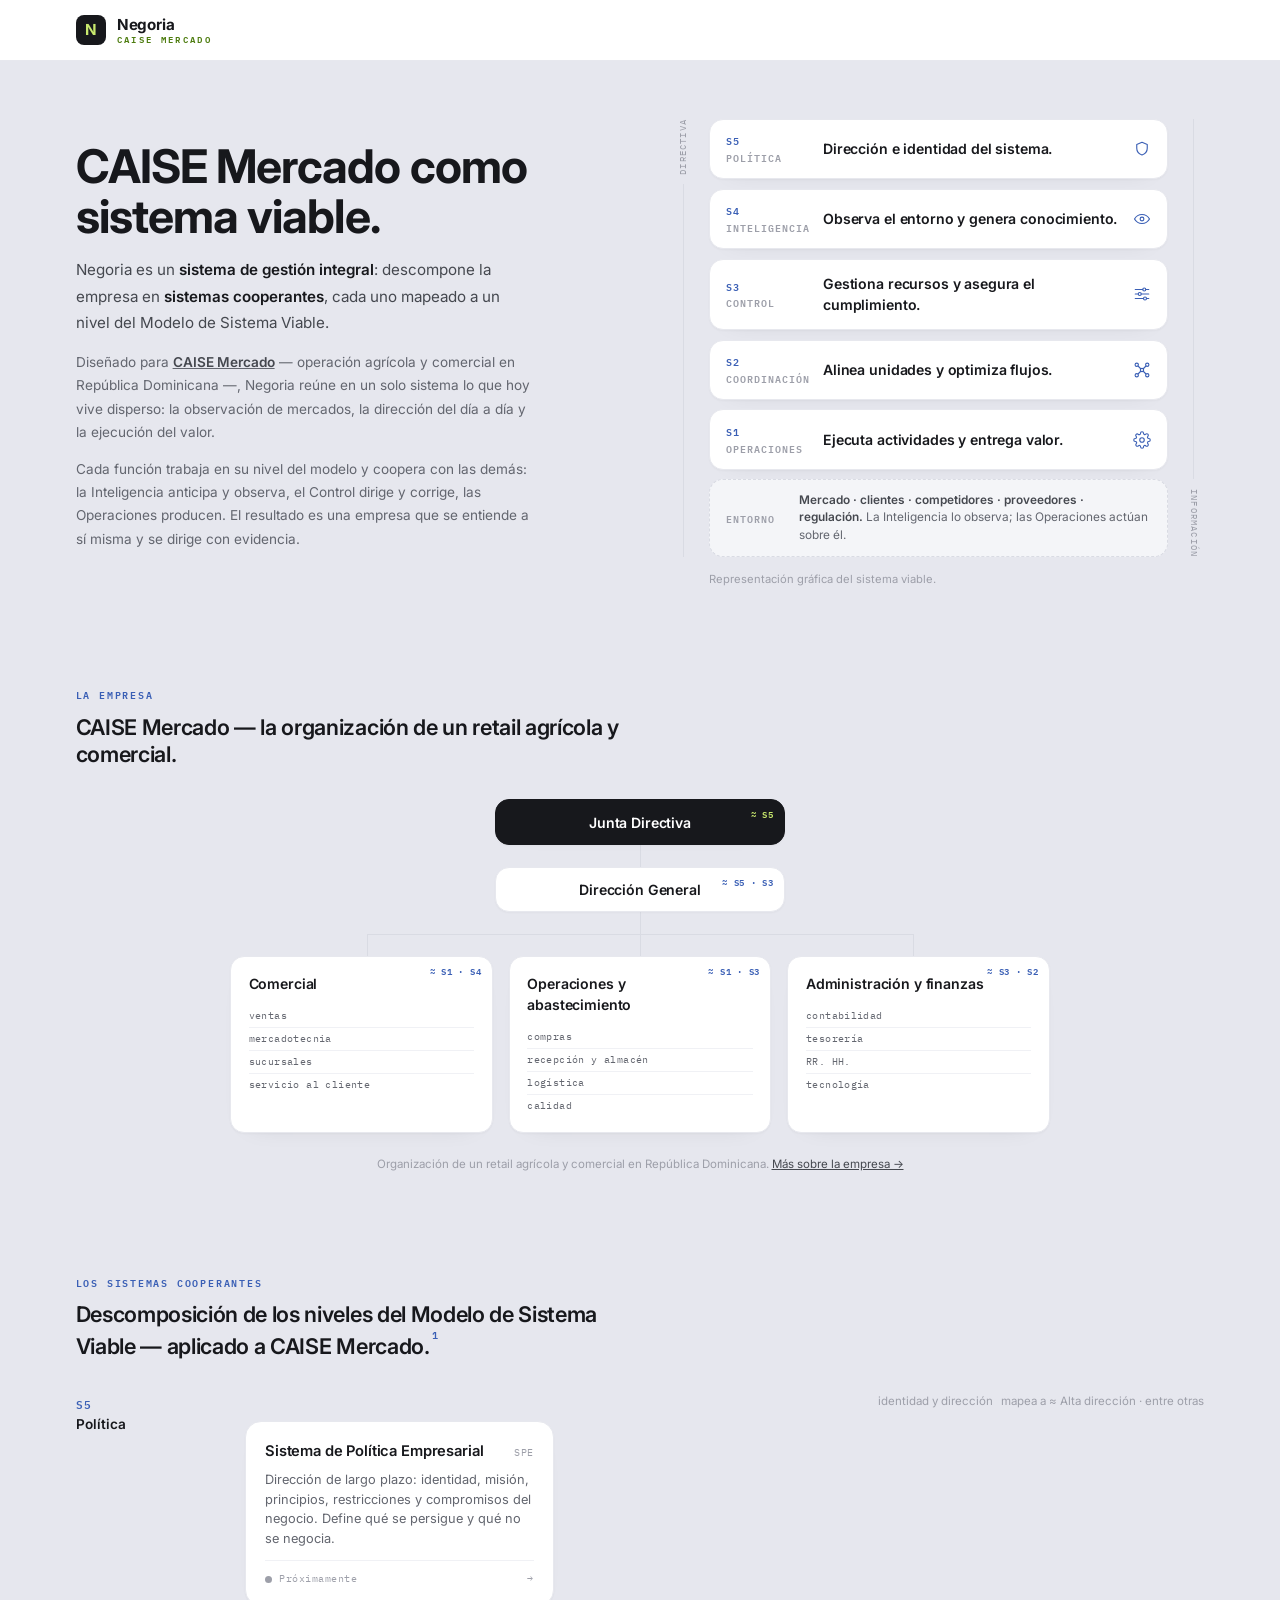
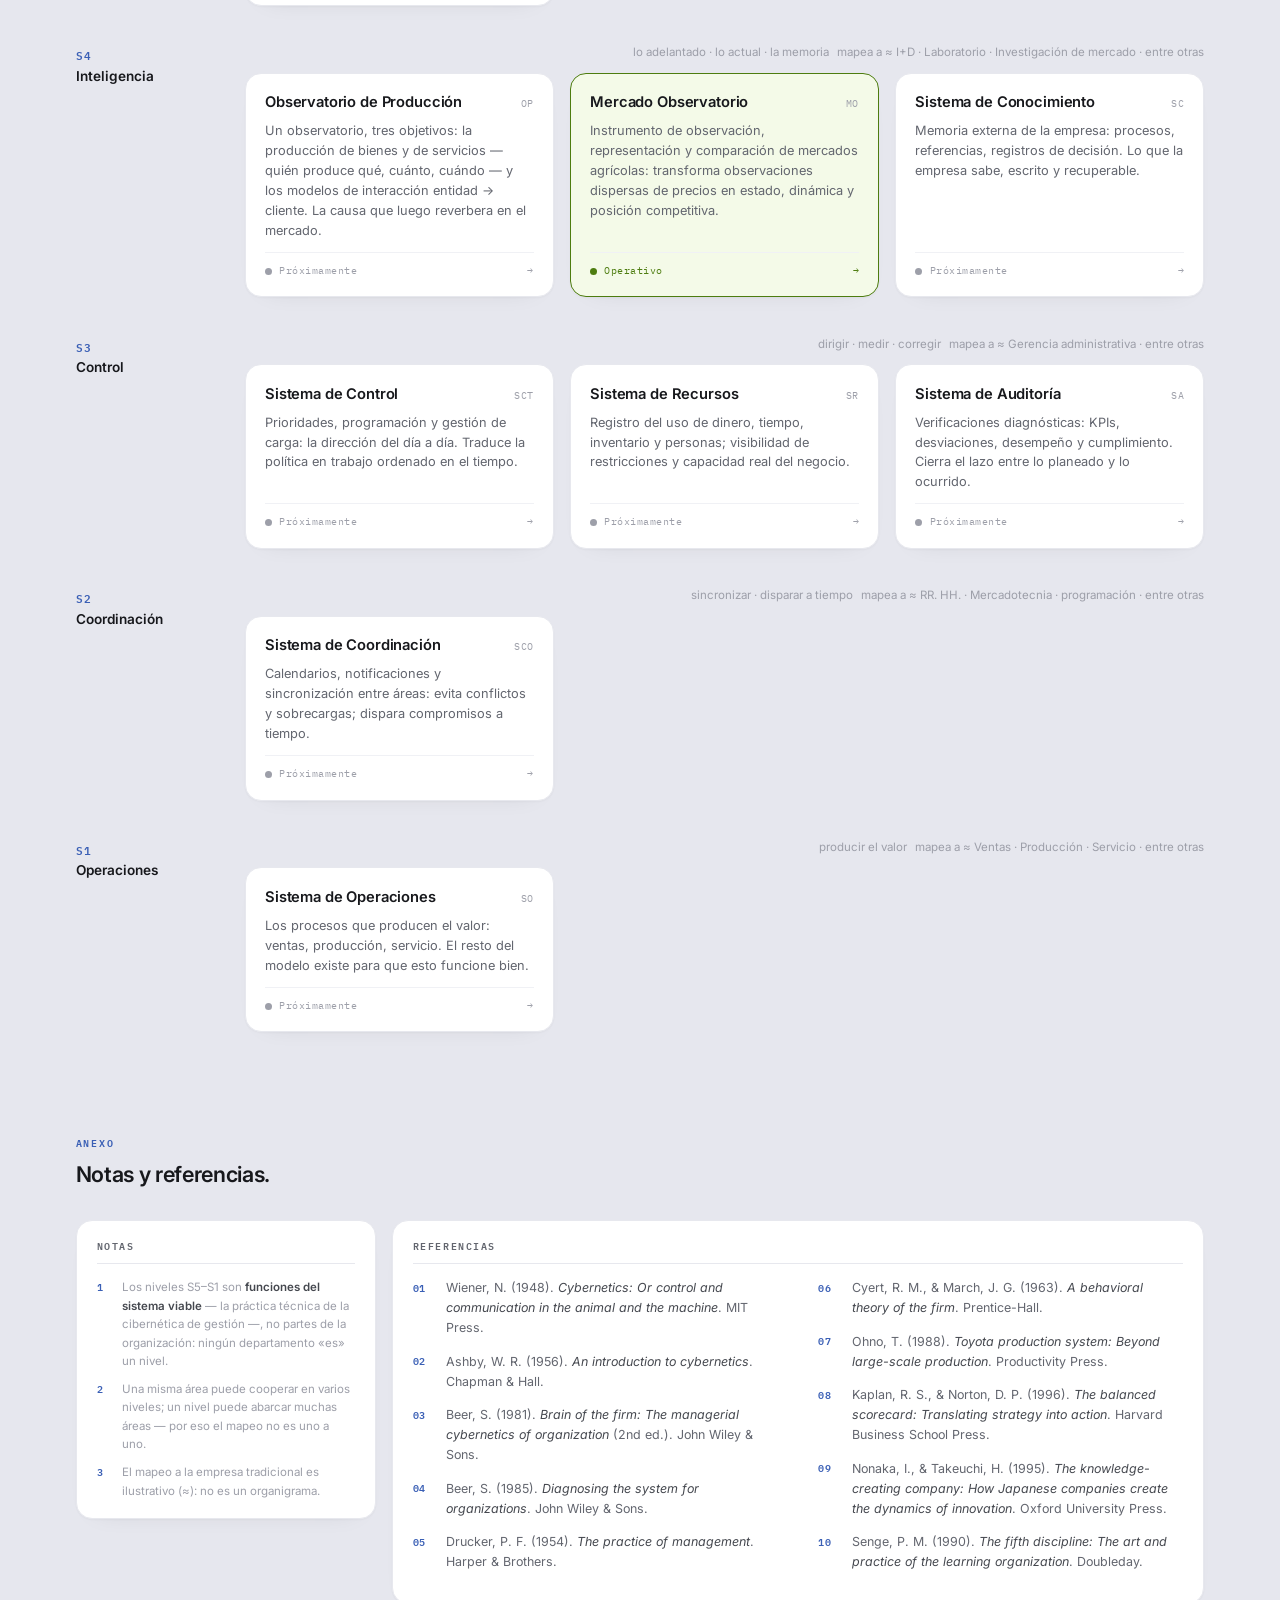
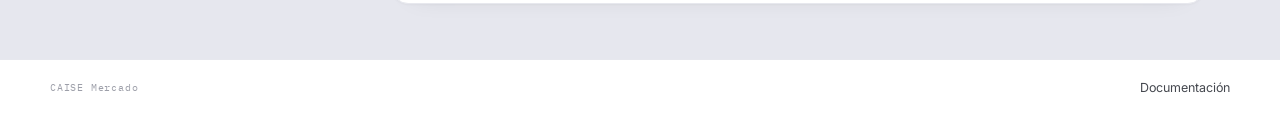
<file: index.html>
<!DOCTYPE html>
<html lang="es">
<head>
<meta charset="UTF-8">
<meta name="viewport" content="width=device-width, initial-scale=1.0">
<title>Negoria — Sistema de Gestión Integral · CAISE Mercado</title>
<meta name="description" content="Negoria: sistema de gestión integral de una empresa. La empresa como sistema viable — sistemas cooperantes mapeados al Modelo de Sistema Viable (VSM).">
<meta name="theme-color" content="#17181C">
<meta property="og:title" content="Negoria — CAISE Mercado como sistema viable">
<meta property="og:description" content="Sistema de gestión integral: sistemas cooperantes mapeados al Modelo de Sistema Viable.">
<meta property="og:type" content="website">
<link rel="icon" href="data:image/svg+xml,%3Csvg xmlns='http://www.w3.org/2000/svg' viewBox='0 0 32 32'%3E%3Crect width='32' height='32' rx='8' fill='%2317181C'/%3E%3Ctext x='16' y='22' text-anchor='middle' font-family='Inter,Helvetica,Arial,sans-serif' font-size='16' font-weight='700' fill='%23C9E96E'%3EN%3C/text%3E%3C/svg%3E">
<link rel="preconnect" href="https://fonts.googleapis.com">
<link rel="preconnect" href="https://fonts.gstatic.com" crossorigin>
<link href="https://fonts.googleapis.com/css2?family=Inter:wght@400..700&family=IBM+Plex+Mono:wght@400;500;600&display=swap" rel="stylesheet">
<style>
:root{
  --paper:#ffffff; --paper-2:#f4f5f8; --paper-3:#edeef3;
  --ink:#17181c; --ink-2:#45484f; --ink-3:#63666f; --ink-muted:#9d9fa9;
  --steel:#3a5fb5; --peri-tint:#f2f5fd;
  --lime:#c9e96e; --lime-deep:#4d7c0f; --lime-soft:#def2a2;
  --line:#e7e8ee; --line-2:#f0f1f5; --line-strong:#d9dbe3;
  --canvas:#e6e7ee; --navy:#17181c;
  --radius:16px;
  --sans:"Inter",-apple-system,BlinkMacSystemFont,"Segoe UI",Roboto,sans-serif;
  --mono:"IBM Plex Mono",Consolas,monospace;
  --shadow-card:0 1px 2px rgba(23,24,28,.03),0 10px 26px -22px rgba(23,24,28,.16);
  --shadow-hover:0 2px 4px rgba(23,24,28,.05),0 14px 30px -20px rgba(23,24,28,.2);
}
*{box-sizing:border-box;margin:0;padding:0}
html{scroll-behavior:smooth}
body{font-family:var(--sans);font-size:.875rem;line-height:1.5;color:var(--ink);background:var(--canvas);-webkit-font-smoothing:antialiased;text-rendering:optimizeLegibility}
a{color:inherit}
.mono{font-family:var(--mono);font-variant-numeric:tabular-nums}
.wrap{max-width:1180px;margin:0 auto;padding:0 1.6rem}
::selection{background:var(--lime-soft);color:var(--ink)}

/* ── Topbar ── */
.topbar{background:var(--paper);border-bottom:1px solid var(--line)}
.topbar__in{display:flex;align-items:center;justify-content:space-between;height:60px}
.brand{display:flex;align-items:center;gap:.7rem}
.brand__glyph{width:30px;height:30px;border-radius:8px;background:var(--navy);color:var(--lime);font-weight:700;font-size:.95rem;display:grid;place-items:center;flex:0 0 auto}
.brand__text{display:flex;flex-direction:column;line-height:1.15}
.brand__name{font-weight:700;font-size:.95rem;letter-spacing:-.01em}
.brand__sub{font-family:var(--mono);font-size:.56rem;letter-spacing:.26em;color:var(--lime-deep);font-weight:600}

/* ── Hero ── */
.hero{display:grid;grid-template-columns:1.05fr 1fr;gap:2.4rem;align-items:start;padding:3.6rem 0 3.2rem}
.hero__copy{padding-top:.5rem}
.eyebrow{font-family:var(--mono);font-size:.62rem;letter-spacing:.18em;text-transform:uppercase;font-weight:600;color:var(--steel)}
.hero h1{font-size:clamp(2.1rem,4.6vw,2.9rem);font-weight:700;letter-spacing:-.02em;line-height:1.08;margin:.9rem 0 1rem}
.hero .lead{font-size:.95rem;line-height:1.75;color:var(--ink-2);max-width:460px}
.hero .lead strong{color:var(--ink);font-weight:600}
.hero__more{margin-top:.9rem;font-size:.85rem;line-height:1.7;color:var(--ink-3);max-width:460px}
.hero__more strong{color:var(--ink-2);font-weight:600}
.hero__more a{color:inherit}
.hero__more a:hover strong{color:var(--ink)}

/* ── Pila (arquitectura) ── */
.stack{display:flex;gap:.9rem;align-items:stretch}
.rail{display:flex;flex-direction:column;align-items:center;justify-content:center;gap:.6rem;width:1.4rem;flex:0 0 auto}
.rail__line{width:1px;flex:1;background:var(--line-strong)}
.rail__lbl{font-family:var(--mono);font-size:.54rem;letter-spacing:.14em;text-transform:uppercase;color:var(--ink-muted);writing-mode:vertical-rl;transform:rotate(180deg);white-space:nowrap}
.rail--info .rail__lbl{transform:none}
.bands{flex:1;display:flex;flex-direction:column;gap:.6rem;min-width:0}
.band{background:var(--paper);border:1px solid var(--line);border-radius:14px;box-shadow:var(--shadow-card);padding:.85rem 1rem;display:grid;grid-template-columns:84px 1fr auto;gap:.8rem;align-items:center}
.band__lvl{font-family:var(--mono);font-size:.6rem;letter-spacing:.1em;text-transform:uppercase;color:var(--steel);font-weight:600}
.band__lvl span{display:block;color:var(--ink-muted);margin-top:.15rem;white-space:nowrap}
.band__body h2{font-size:.88rem;font-weight:600;letter-spacing:-.01em}
.band__body .b-desc{font-size:.74rem;color:var(--ink-3);margin-top:.1rem}
.band__icon{color:var(--steel);display:grid;place-items:center}
.band__icon svg{width:18px;height:18px;fill:none;stroke:currentColor;stroke-width:1.5;stroke-linecap:round;stroke-linejoin:round}
.envband{border:1px dashed var(--line-strong);border-radius:14px;background:var(--paper-2);padding:.7rem 1rem;display:grid;grid-template-columns:60px 1fr;gap:.8rem;align-items:center}
.envband__lvl{font-family:var(--mono);font-size:.6rem;letter-spacing:.1em;text-transform:uppercase;color:var(--ink-muted);font-weight:600}
.envband p{font-size:.74rem;color:var(--ink-3)}
.envband p strong{color:var(--ink-2);font-weight:600}
.stacknote{font-size:.7rem;color:var(--ink-muted);margin-top:.9rem;margin-left:calc(1.4rem + .9rem)}
.stacknote a{color:var(--ink-2)}

/* ── Secciones ── */
section{padding:3rem 0}
.sec-head{margin-bottom:2rem}
.sec-head h2{font-size:1.35rem;font-weight:600;letter-spacing:-.015em;margin-top:.7rem;max-width:560px;line-height:1.25}

/* ── La empresa (organigrama) ── */
#empresa{padding-bottom:3.4rem}
.org{max-width:820px;margin:0 auto}
.org__top{display:flex;justify-content:center}
.org__top .org__node{min-width:290px}
.org__top .org__node strong{padding:0 3.2rem}
.org__node{position:relative;background:var(--paper);border:1px solid var(--line);border-radius:14px;box-shadow:var(--shadow-card);padding:.7rem 1.15rem;min-width:180px;text-align:center}
.org__node strong{display:block;font-size:.88rem;font-weight:600;letter-spacing:-.01em}
.org__node--navy{background:var(--navy);border-color:var(--navy)}
.org__node--navy strong{color:var(--paper)}
.org__tag{position:absolute;top:.5rem;right:.65rem;font-family:var(--mono);font-size:.56rem;letter-spacing:.08em;color:var(--steel);font-weight:600}
.org__node--navy .org__tag{color:var(--lime)}
.org__node--dept{text-align:left;padding:.95rem 1.1rem;display:flex;flex-direction:column}
.org__node--dept strong{padding-right:2.7rem}
.org__node--dept ul{list-style:none;margin:.55rem 0 0;padding:0;flex:1}
.org__node--dept li{font-family:var(--mono);font-size:.62rem;letter-spacing:.04em;color:var(--ink-3);padding:.22rem 0;border-top:1px solid var(--line-2)}
.org__node--dept li:first-child{border-top:0;padding-top:.4rem}
.org__stem{display:block;width:1px;height:22px;background:var(--line-strong);margin:0 auto}
.org__branch{position:relative;height:22px}
.org__branch::before{content:"";position:absolute;top:0;left:16.666%;right:16.666%;height:1px;background:var(--line-strong)}
.org__branch b{position:absolute;top:0;width:1px;height:100%;background:var(--line-strong)}
.org__branch b:nth-child(1){left:16.666%}
.org__branch b:nth-child(2){left:50%}
.org__branch b:nth-child(3){left:83.334%}
.org__row{display:grid;grid-template-columns:repeat(3,1fr);gap:1rem}
.org__cell{display:flex}
.org__cell .org__node{flex:1;min-width:0}
.org__note{font-size:.72rem;color:var(--ink-muted);margin-top:1.4rem;text-align:center}
.org__note a{color:var(--ink-2)}

/* ── Sistemas (fases) ── */
#sistemas{padding-bottom:3.4rem}
.phase{display:grid;grid-template-columns:150px 1fr;gap:1.2rem;margin-bottom:2.4rem}
.phase:last-of-type{margin-bottom:0}
.phase__side{padding-top:.2rem}
.phase__lvl{display:block;font-family:var(--mono);font-size:.66rem;letter-spacing:.14em;text-transform:uppercase;color:var(--steel);font-weight:600}
.phase__name{display:block;font-size:.85rem;font-weight:600;color:var(--ink);margin-top:.15rem}
.phase__meta{display:flex;justify-content:flex-end;align-items:baseline;gap:.55rem;flex-wrap:wrap;margin-bottom:.7rem}
.phase__stage{font-size:.72rem;color:var(--ink-muted);text-align:right}
.phase__equiv{font-size:.72rem;color:var(--ink-muted);text-align:right}
.grid{display:grid;grid-template-columns:repeat(3,1fr);gap:1rem}
.card{display:flex;flex-direction:column;gap:.5rem;background:var(--paper);border:1px solid var(--line);border-radius:var(--radius);padding:1.1rem 1.2rem;box-shadow:var(--shadow-card);text-decoration:none;transition:transform .16s,box-shadow .16s,border-color .16s}
.card:hover{transform:translateY(-2px);box-shadow:var(--shadow-hover);border-color:var(--line-strong)}
.card.is-live{background:#f4fae8;border-color:var(--lime-deep)}
.card.is-live:hover{border-color:var(--lime-deep)}
.card__head{display:flex;align-items:baseline;justify-content:space-between;gap:.6rem}
.card__head h3{font-size:.92rem;font-weight:600;letter-spacing:-.01em}
.card__abbr{font-family:var(--mono);font-size:.6rem;color:var(--ink-muted);letter-spacing:.06em}
.card p{font-size:.8rem;color:var(--ink-3);line-height:1.55;flex:1}
.card__foot{display:flex;align-items:center;gap:.45rem;font-family:var(--mono);font-size:.62rem;letter-spacing:.05em;color:var(--ink-muted);border-top:1px solid var(--line-2);padding-top:.7rem;margin-top:.2rem}
.card__foot .dot{width:7px;height:7px;border-radius:999px;background:var(--ink-muted);flex:0 0 auto}
.card__foot.is-live{color:var(--lime-deep)}
.card__foot.is-live .dot{background:var(--lime-deep)}
.card__foot .arrow{margin-left:auto}

/* ── Notas ── */
.fn-ref{font-family:var(--mono);font-size:.55em;color:var(--steel);font-weight:600;vertical-align:super;margin-left:.15rem;text-decoration:none}
a.fn-ref:hover{color:var(--ink)}
.notes__list{list-style:none;margin:0;padding:0;counter-reset:fn}
.notes__list li{counter-increment:fn;position:relative;padding-left:1.6rem;margin-bottom:.6rem;font-size:.72rem;line-height:1.6;color:var(--ink-muted)}
.notes__list li:last-child{margin-bottom:0}
.notes__list li::before{content:counter(fn);position:absolute;left:0;top:.05rem;font-family:var(--mono);font-size:.6rem;letter-spacing:.08em;color:var(--steel);font-weight:600}
.notes__list strong{color:var(--ink-2);font-weight:600}

/* ── Anexo ── */
#anexo{padding-bottom:3.4rem}
.anexo__bento{display:grid;grid-template-columns:300px 1fr;gap:1rem;align-items:start}
.anexo__mod{background:var(--paper);border:1px solid var(--line);border-radius:var(--radius);box-shadow:var(--shadow-card);padding:1.1rem 1.25rem}
.anexo__label{font-family:var(--mono);font-size:.62rem;letter-spacing:.16em;text-transform:uppercase;color:var(--ink-3);font-weight:600;padding-bottom:.6rem;margin-bottom:.9rem;border-bottom:1px solid var(--line)}
.anexo__mod .refs{columns:2;column-gap:2.5rem}

/* ── Referencias ── */
.refs{list-style:none;margin:0;padding:0;columns:2;column-gap:2.5rem;counter-reset:ref}
.refs li{counter-increment:ref;break-inside:avoid;position:relative;padding-left:2.1rem;margin-bottom:.85rem;font-size:.78rem;line-height:1.6;color:var(--ink-3)}
.refs li::before{content:counter(ref,decimal-leading-zero);position:absolute;left:0;top:.1rem;font-family:var(--mono);font-size:.6rem;letter-spacing:.08em;color:var(--steel);font-weight:600}
.refs em{color:var(--ink-2)}

/* ── Footer ── */
footer{border-top:1px solid var(--line);background:var(--paper)}
.foot__in{display:flex;align-items:center;justify-content:space-between;gap:1rem;padding:1.2rem 0;flex-wrap:wrap}
.foot__links{display:flex;gap:1.3rem}
.foot__links a{font-size:.78rem;color:var(--ink-2);text-decoration:none}
.foot__links a:hover{color:var(--ink)}
.foot__brand{font-family:var(--mono);font-size:.62rem;letter-spacing:.08em;color:var(--ink-muted);text-decoration:none}
a.foot__brand:hover{color:var(--ink-2)}

@media (max-width:920px){
  .hero{grid-template-columns:1fr;gap:2.2rem}
  .grid{grid-template-columns:repeat(2,1fr)}
  .phase{grid-template-columns:1fr;gap:.6rem}
  .phase__side{display:flex;align-items:baseline;gap:.6rem;flex-wrap:wrap}
  .phase__equiv{text-align:left}
  .stack{flex-direction:column}
  .rail{display:none}
  .stacknote{margin-left:0}
  .anexo__bento{grid-template-columns:1fr}
  .org__branch b{display:none}
  .org__branch::before{left:50%;right:auto;width:1px;height:100%}
  .org__row{grid-template-columns:1fr;gap:.8rem}
}
@media (max-width:640px){
  .grid{grid-template-columns:1fr}
  .band{grid-template-columns:1fr;gap:.3rem}
  .envband{grid-template-columns:1fr;gap:.2rem}
  .refs{columns:1}
}
</style>
</head>
<body>

<header class="topbar">
  <div class="wrap topbar__in">
    <div class="brand">
      <span class="brand__glyph" aria-hidden="true">N</span>
      <div class="brand__text">
        <span class="brand__name">Negoria</span>
        <span class="brand__sub">CAISE MERCADO</span>
      </div>
    </div>
  </div>
</header>

<div class="wrap">

  <section class="hero" id="arquitectura">
    <div class="hero__copy">
      <h1>CAISE Mercado como sistema viable.</h1>
      <p class="lead">Negoria es un <strong>sistema de gestión integral</strong>: descompone la empresa en <strong>sistemas cooperantes</strong>, cada uno mapeado a un nivel del Modelo de Sistema Viable.</p>
      <p class="hero__more">Diseñado para <a href="empresa.html"><strong>CAISE Mercado</strong></a> — operación agrícola y comercial en República Dominicana —, Negoria reúne en un solo sistema lo que hoy vive disperso: la observación de mercados, la dirección del día a día y la ejecución del valor.</p>
      <p class="hero__more">Cada función trabaja en su nivel del modelo y coopera con las demás: la Inteligencia anticipa y observa, el Control dirige y corrige, las Operaciones producen. El resultado es una empresa que se entiende a sí misma y se dirige con evidencia.</p>
    </div>
    <div class="hero__map">
      <div class="stack">
        <div class="rail" aria-hidden="true">
          <span class="rail__lbl">directiva</span>
          <span class="rail__line"></span>
        </div>
        <div class="bands">
          <div class="band">
            <div class="band__lvl">S5<span>Política</span></div>
            <div class="band__body">
              <h2>Dirección e identidad del sistema.</h2>
            </div>
            <span class="band__icon" aria-hidden="true"><svg viewBox="0 0 24 24"><path d="M12 3l7 3v5c0 4.5-3 7.6-7 9-4-1.4-7-4.5-7-9V6z"/></svg></span>
          </div>
          <div class="band">
            <div class="band__lvl">S4<span>Inteligencia</span></div>
            <div class="band__body">
              <h2>Observa el entorno y genera conocimiento.</h2>
            </div>
            <span class="band__icon" aria-hidden="true"><svg viewBox="0 0 24 24"><path d="M2 12s3.5-6 10-6 10 6 10 6-3.5 6-10 6-10-6-10-6z"/><circle cx="12" cy="12" r="2.5"/></svg></span>
          </div>
          <div class="band">
            <div class="band__lvl">S3<span>Control</span></div>
            <div class="band__body">
              <h2>Gestiona recursos y asegura el cumplimiento.</h2>
            </div>
            <span class="band__icon" aria-hidden="true"><svg viewBox="0 0 24 24"><circle cx="15" cy="6" r="2"/><circle cx="9" cy="12" r="2"/><circle cx="16" cy="18" r="2"/><path d="M3 6h10M17 6h4M3 12h4M11 12h10M3 18h11M18 18h3"/></svg></span>
          </div>
          <div class="band">
            <div class="band__lvl">S2<span>Coordinación</span></div>
            <div class="band__body">
              <h2>Alinea unidades y optimiza flujos.</h2>
            </div>
            <span class="band__icon" aria-hidden="true"><svg viewBox="0 0 24 24"><circle cx="5" cy="5" r="2.2"/><circle cx="19" cy="5" r="2.2"/><circle cx="5" cy="19" r="2.2"/><circle cx="19" cy="19" r="2.2"/><circle cx="12" cy="12" r="2.2"/><path d="M7 7l3 3M17 7l-3 3M7 17l3-3M17 17l-3-3"/></svg></span>
          </div>
          <div class="band">
            <div class="band__lvl">S1<span>Operaciones</span></div>
            <div class="band__body">
              <h2>Ejecuta actividades y entrega valor.</h2>
            </div>
            <span class="band__icon" aria-hidden="true"><svg viewBox="0 0 24 24"><circle cx="12" cy="12" r="3"/><path d="M19.4 15a1.65 1.65 0 0 0 .33 1.82l.06.06a2 2 0 1 1-2.83 2.83l-.06-.06a1.65 1.65 0 0 0-1.82-.33 1.65 1.65 0 0 0-1 1.51V21a2 2 0 1 1-4 0v-.09a1.65 1.65 0 0 0-1-1.51 1.65 1.65 0 0 0-1.82.33l-.06.06a2 2 0 1 1-2.83-2.83l.06-.06a1.65 1.65 0 0 0 .33-1.82 1.65 1.65 0 0 0-1.51-1H3a2 2 0 1 1 0-4h.09a1.65 1.65 0 0 0 1.51-1 1.65 1.65 0 0 0-.33-1.82l-.06-.06a2 2 0 1 1 2.83-2.83l.06.06a1.65 1.65 0 0 0 1.82.33h.09a1.65 1.65 0 0 0 1-1.51V3a2 2 0 1 1 4 0v.09a1.65 1.65 0 0 0 1 1.51h.09a1.65 1.65 0 0 0 1.82-.33l.06-.06a2 2 0 1 1 2.83 2.83l-.06.06a1.65 1.65 0 0 0-.33 1.82v.09a1.65 1.65 0 0 0 1.51 1H21a2 2 0 1 1 0 4h-.09a1.65 1.65 0 0 0-1.51 1z"/></svg></span>
          </div>
          <div class="envband">
            <div class="envband__lvl">Entorno</div>
            <p><strong>Mercado · clientes · competidores · proveedores · regulación.</strong> La Inteligencia lo observa; las Operaciones actúan sobre él.</p>
          </div>
        </div>
        <div class="rail rail--info" aria-hidden="true">
          <span class="rail__line"></span>
          <span class="rail__lbl">información</span>
        </div>
      </div>
      <p class="stacknote">Representación gráfica del sistema viable.</p>
    </div>
  </section>

  <section id="empresa">
    <div class="sec-head">
      <div class="eyebrow">La empresa</div>
      <h2>CAISE Mercado — la organización de un retail agrícola y comercial.</h2>
    </div>
    <div class="org">
      <div class="org__top">
        <div class="org__node org__node--navy">
          <span class="org__tag">≈ S5</span>
          <strong>Junta Directiva</strong>
        </div>
      </div>
      <span class="org__stem"></span>
      <div class="org__top">
        <div class="org__node">
          <span class="org__tag">≈ S5 · S3</span>
          <strong>Dirección General</strong>
        </div>
      </div>
      <span class="org__stem"></span>
      <div class="org__branch" aria-hidden="true"><b></b><b></b><b></b></div>
      <div class="org__row">
        <div class="org__cell">
          <div class="org__node org__node--dept">
            <span class="org__tag">≈ S1 · S4</span>
            <strong>Comercial</strong>
            <ul>
              <li>ventas</li>
              <li>mercadotecnia</li>
              <li>sucursales</li>
              <li>servicio al cliente</li>
            </ul>
          </div>
        </div>
        <div class="org__cell">
          <div class="org__node org__node--dept">
            <span class="org__tag">≈ S1 · S3</span>
            <strong>Operaciones y abastecimiento</strong>
            <ul>
              <li>compras</li>
              <li>recepción y almacén</li>
              <li>logística</li>
              <li>calidad</li>
            </ul>
          </div>
        </div>
        <div class="org__cell">
          <div class="org__node org__node--dept">
            <span class="org__tag">≈ S3 · S2</span>
            <strong>Administración y finanzas</strong>
            <ul>
              <li>contabilidad</li>
              <li>tesorería</li>
              <li>RR. HH.</li>
              <li>tecnología</li>
            </ul>
          </div>
        </div>
      </div>
    </div>
    <p class="org__note">Organización de un retail agrícola y comercial en República Dominicana. <a href="empresa.html">Más sobre la empresa →</a></p>
  </section>

  <section id="sistemas">
    <div class="sec-head">
      <div class="eyebrow">Los sistemas cooperantes</div>
      <h2>Descomposición de los niveles del Modelo de Sistema Viable — aplicado a CAISE Mercado.<sup><a class="fn-ref" href="#anexo">1</a></sup></h2>
    </div>

    <div class="phase">
      <div class="phase__side"><span class="phase__lvl">S5</span><span class="phase__name">Política</span></div>
      <div class="phase__body">
        <div class="phase__meta"><span class="phase__stage">identidad y dirección</span><span class="phase__equiv">mapea a ≈ Alta dirección · entre otras</span></div>
        <div class="grid">
          <a class="card" href="modulo/politica/index.html">
            <div class="card__head"><h3>Sistema de Política Empresarial</h3><span class="card__abbr">SPE</span></div>
            <p>Dirección de largo plazo: identidad, misión, principios, restricciones y compromisos del negocio. Define qué se persigue y qué no se negocia.</p>
            <span class="card__foot"><span class="dot"></span>Próximamente<span class="arrow">→</span></span>
          </a>
        </div>
      </div>
    </div>

    <div class="phase">
      <div class="phase__side"><span class="phase__lvl">S4</span><span class="phase__name">Inteligencia</span></div>
      <div class="phase__body">
        <div class="phase__meta"><span class="phase__stage">lo adelantado · lo actual · la memoria</span><span class="phase__equiv">mapea a ≈ I+D · Laboratorio · Investigación de mercado · entre otras</span></div>
        <div class="grid">
          <a class="card" href="modulo/observatorio-produccion/index.html">
            <div class="card__head"><h3>Observatorio de Producción</h3><span class="card__abbr">OP</span></div>
            <p>Un observatorio, tres objetivos: la producción de bienes y de servicios — quién produce qué, cuánto, cuándo — y los modelos de interacción entidad → cliente. La causa que luego reverbera en el mercado.</p>
            <span class="card__foot"><span class="dot"></span>Próximamente<span class="arrow">→</span></span>
          </a>
          <a class="card is-live" href="modulo/market-monitor/index.html">
            <div class="card__head"><h3>Mercado Observatorio</h3><span class="card__abbr">MO</span></div>
            <p>Instrumento de observación, representación y comparación de mercados agrícolas: transforma observaciones dispersas de precios en estado, dinámica y posición competitiva.</p>
            <span class="card__foot is-live"><span class="dot"></span>Operativo<span class="arrow">→</span></span>
          </a>
          <a class="card" href="modulo/conocimiento/index.html">
            <div class="card__head"><h3>Sistema de Conocimiento</h3><span class="card__abbr">SC</span></div>
            <p>Memoria externa de la empresa: procesos, referencias, registros de decisión. Lo que la empresa sabe, escrito y recuperable.</p>
            <span class="card__foot"><span class="dot"></span>Próximamente<span class="arrow">→</span></span>
          </a>
        </div>
      </div>
    </div>

    <div class="phase">
      <div class="phase__side"><span class="phase__lvl">S3</span><span class="phase__name">Control</span></div>
      <div class="phase__body">
        <div class="phase__meta"><span class="phase__stage">dirigir · medir · corregir</span><span class="phase__equiv">mapea a ≈ Gerencia administrativa · entre otras</span></div>
        <div class="grid">
          <a class="card" href="modulo/control/index.html">
            <div class="card__head"><h3>Sistema de Control</h3><span class="card__abbr">SCT</span></div>
            <p>Prioridades, programación y gestión de carga: la dirección del día a día. Traduce la política en trabajo ordenado en el tiempo.</p>
            <span class="card__foot"><span class="dot"></span>Próximamente<span class="arrow">→</span></span>
          </a>
          <a class="card" href="modulo/recursos/index.html">
            <div class="card__head"><h3>Sistema de Recursos</h3><span class="card__abbr">SR</span></div>
            <p>Registro del uso de dinero, tiempo, inventario y personas; visibilidad de restricciones y capacidad real del negocio.</p>
            <span class="card__foot"><span class="dot"></span>Próximamente<span class="arrow">→</span></span>
          </a>
          <a class="card" href="modulo/auditoria/index.html">
            <div class="card__head"><h3>Sistema de Auditoría</h3><span class="card__abbr">SA</span></div>
            <p>Verificaciones diagnósticas: KPIs, desviaciones, desempeño y cumplimiento. Cierra el lazo entre lo planeado y lo ocurrido.</p>
            <span class="card__foot"><span class="dot"></span>Próximamente<span class="arrow">→</span></span>
          </a>
        </div>
      </div>
    </div>

    <div class="phase">
      <div class="phase__side"><span class="phase__lvl">S2</span><span class="phase__name">Coordinación</span></div>
      <div class="phase__body">
        <div class="phase__meta"><span class="phase__stage">sincronizar · disparar a tiempo</span><span class="phase__equiv">mapea a ≈ RR. HH. · Mercadotecnia · programación · entre otras</span></div>
        <div class="grid">
          <a class="card" href="modulo/coordinacion/index.html">
            <div class="card__head"><h3>Sistema de Coordinación</h3><span class="card__abbr">SCO</span></div>
            <p>Calendarios, notificaciones y sincronización entre áreas: evita conflictos y sobrecargas; dispara compromisos a tiempo.</p>
            <span class="card__foot"><span class="dot"></span>Próximamente<span class="arrow">→</span></span>
          </a>
        </div>
      </div>
    </div>

    <div class="phase">
      <div class="phase__side"><span class="phase__lvl">S1</span><span class="phase__name">Operaciones</span></div>
      <div class="phase__body">
        <div class="phase__meta"><span class="phase__stage">producir el valor</span><span class="phase__equiv">mapea a ≈ Ventas · Producción · Servicio · entre otras</span></div>
        <div class="grid">
          <a class="card" href="modulo/operaciones/index.html">
            <div class="card__head"><h3>Sistema de Operaciones</h3><span class="card__abbr">SO</span></div>
            <p>Los procesos que producen el valor: ventas, producción, servicio. El resto del modelo existe para que esto funcione bien.</p>
            <span class="card__foot"><span class="dot"></span>Próximamente<span class="arrow">→</span></span>
          </a>
        </div>
      </div>
    </div>
  </section>

  <section id="anexo">
    <div class="sec-head">
      <div class="eyebrow">Anexo</div>
      <h2>Notas y referencias.</h2>
    </div>
    <div class="anexo__bento">
      <div class="anexo__mod">
        <div class="anexo__label">Notas</div>
        <ol class="notes__list">
          <li>Los niveles S5–S1 son <strong>funciones del sistema viable</strong> — la práctica técnica de la cibernética de gestión —, no partes de la organización: ningún departamento «es» un nivel.</li>
          <li>Una misma área puede cooperar en varios niveles; un nivel puede abarcar muchas áreas — por eso el mapeo no es uno a uno.</li>
          <li>El mapeo a la empresa tradicional es ilustrativo (≈): no es un organigrama.</li>
        </ol>
      </div>
      <div class="anexo__mod">
        <div class="anexo__label">Referencias</div>
        <ol class="refs">
          <li>Wiener, N. (1948). <em>Cybernetics: Or control and communication in the animal and the machine</em>. MIT Press.</li>
          <li>Ashby, W. R. (1956). <em>An introduction to cybernetics</em>. Chapman &amp; Hall.</li>
          <li>Beer, S. (1981). <em>Brain of the firm: The managerial cybernetics of organization</em> (2nd ed.). John Wiley &amp; Sons.</li>
          <li>Beer, S. (1985). <em>Diagnosing the system for organizations</em>. John Wiley &amp; Sons.</li>
          <li>Drucker, P. F. (1954). <em>The practice of management</em>. Harper &amp; Brothers.</li>
          <li>Cyert, R. M., &amp; March, J. G. (1963). <em>A behavioral theory of the firm</em>. Prentice-Hall.</li>
          <li>Ohno, T. (1988). <em>Toyota production system: Beyond large-scale production</em>. Productivity Press.</li>
          <li>Kaplan, R. S., &amp; Norton, D. P. (1996). <em>The balanced scorecard: Translating strategy into action</em>. Harvard Business School Press.</li>
          <li>Nonaka, I., &amp; Takeuchi, H. (1995). <em>The knowledge-creating company: How Japanese companies create the dynamics of innovation</em>. Oxford University Press.</li>
          <li>Senge, P. M. (1990). <em>The fifth discipline: The art and practice of the learning organization</em>. Doubleday.</li>
        </ol>
      </div>
    </div>
  </section>

</div>

<footer>
  <div class="wrap foot__in">
    <a class="foot__brand" href="empresa.html">CAISE Mercado</a>
    <div class="foot__links">
      <a href="spec/README.md">Documentación</a>
    </div>
  </div>
</footer>

</body>
</html>
</file>
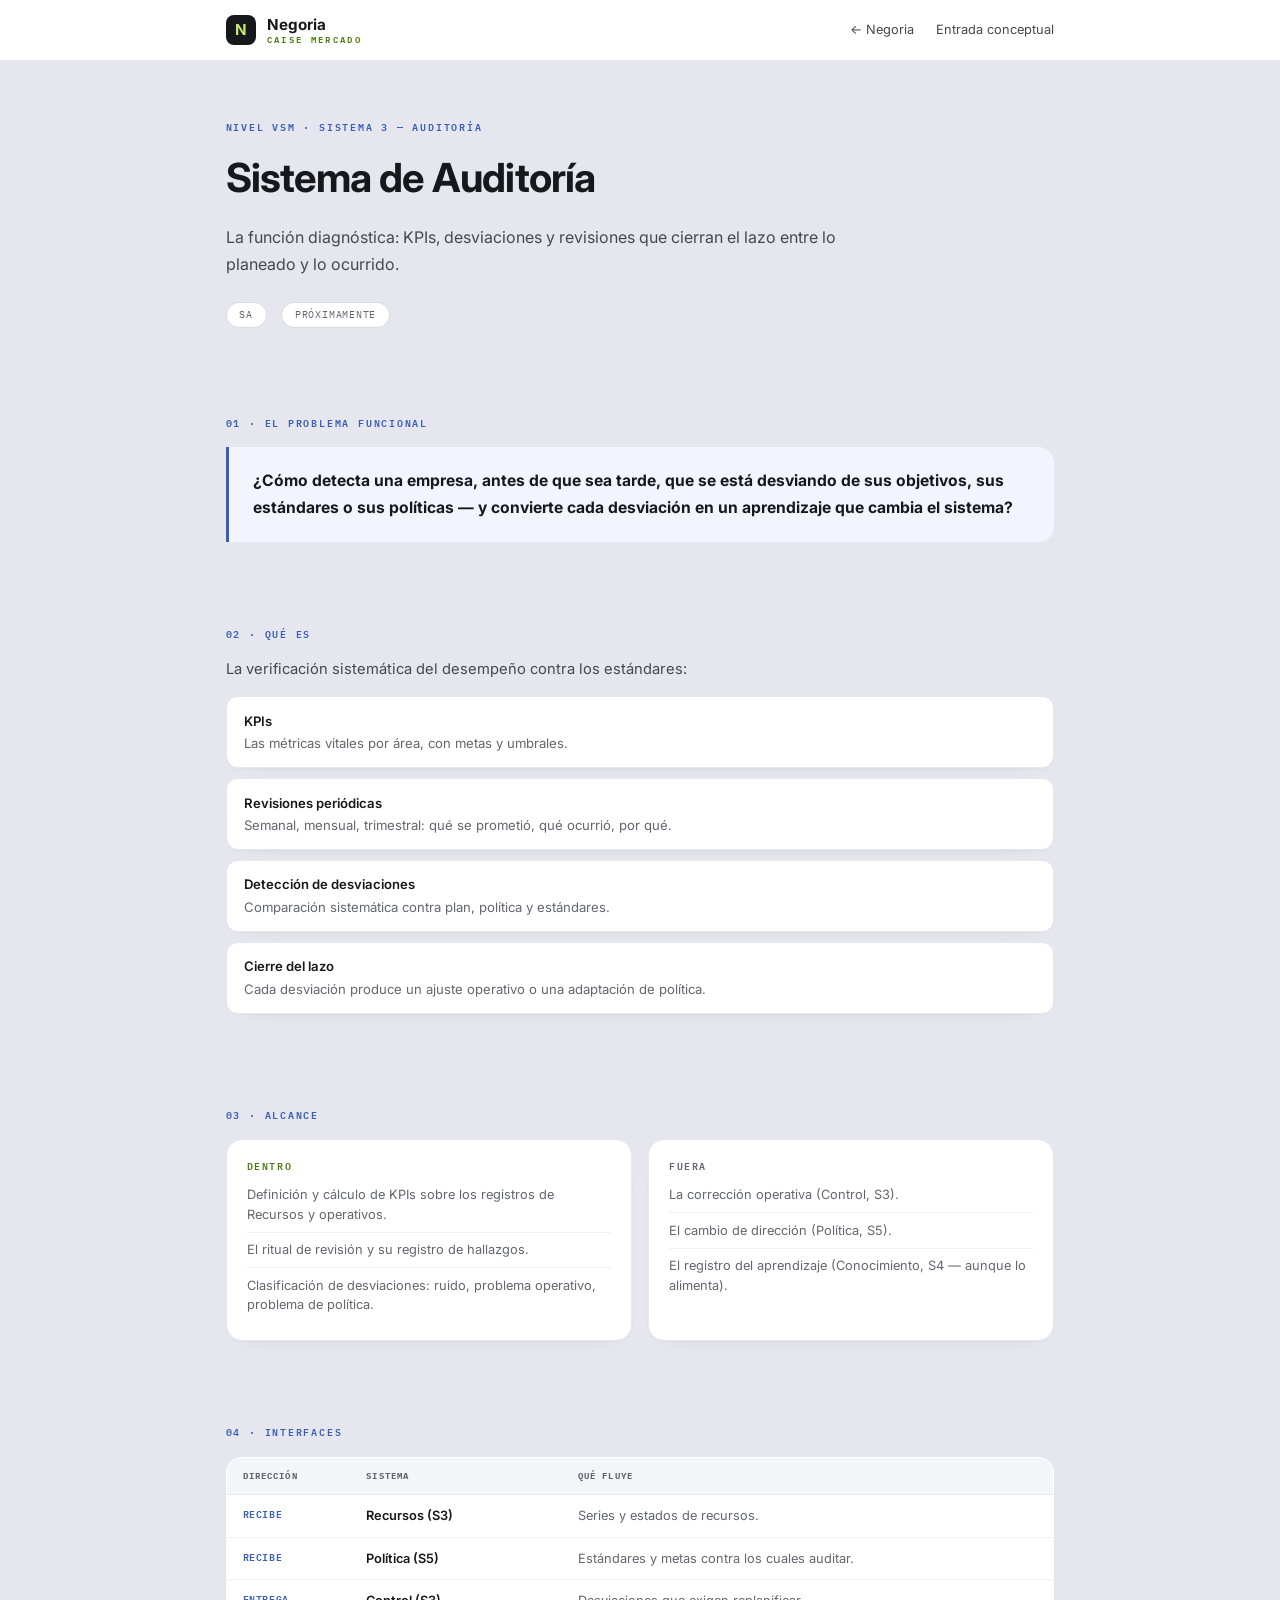
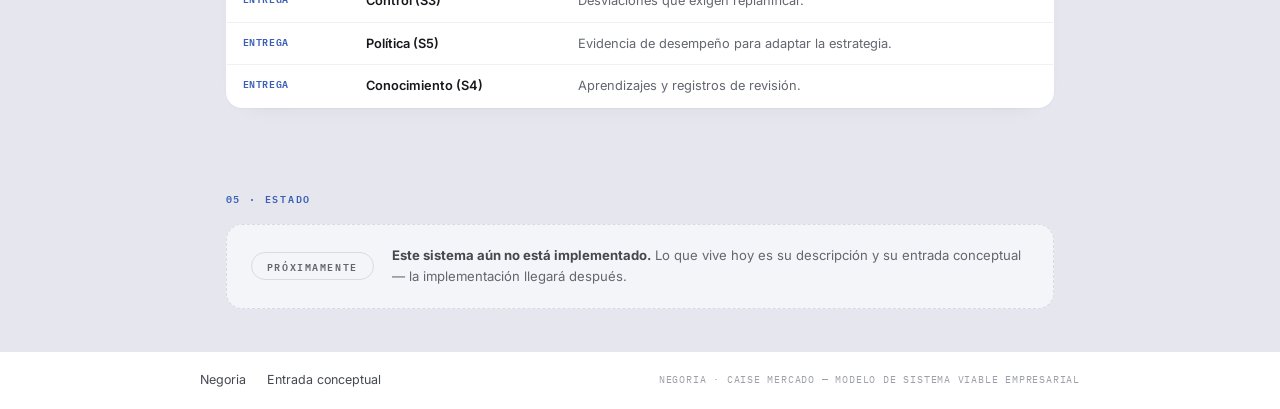
<file: modulo/auditoria/index.html>
<!DOCTYPE html>
<html lang="es">
<head>
<meta charset="UTF-8">
<meta name="viewport" content="width=device-width, initial-scale=1.0">
<title>Sistema de Auditoría — Negoria · CAISE Mercado</title>
<meta name="description" content="La funci&oacute;n diagn&oacute;stica: KPIs, desviaciones y revisiones que cierran el lazo entre lo planeado y lo ocurrido.">
<meta name="theme-color" content="#17181C">
<link rel="icon" href="data:image/svg+xml,%3Csvg xmlns='http://www.w3.org/2000/svg' viewBox='0 0 32 32'%3E%3Crect width='32' height='32' rx='8' fill='%2317181C'/%3E%3Ctext x='16' y='22' text-anchor='middle' font-family='Inter,Helvetica,Arial,sans-serif' font-size='16' font-weight='700' fill='%23C9E96E'%3EN%3C/text%3E%3C/svg%3E">
<link rel="preconnect" href="https://fonts.googleapis.com">
<link rel="preconnect" href="https://fonts.gstatic.com" crossorigin>
<link href="https://fonts.googleapis.com/css2?family=Inter:wght@400..700&family=IBM+Plex+Mono:wght@400;500;600&display=swap" rel="stylesheet">
<style>
:root{
  --paper:#ffffff; --paper-2:#f4f5f8; --ink:#17181c; --ink-2:#45484f; --ink-3:#63666f; --ink-muted:#9d9fa9;
  --steel:#3a5fb5; --peri-tint:#f2f5fd; --lime:#c9e96e; --lime-deep:#4d7c0f; --lime-soft:#def2a2;
  --line:#e7e8ee; --line-2:#f0f1f5; --line-strong:#d9dbe3; --canvas:#e6e7ee; --navy:#17181c; --radius:16px;
  --sans:"Inter",-apple-system,BlinkMacSystemFont,"Segoe UI",Roboto,sans-serif;
  --mono:"IBM Plex Mono",Consolas,monospace;
  --shadow-card:0 1px 2px rgba(23,24,28,.03),0 10px 26px -22px rgba(23,24,28,.16);
}
*{box-sizing:border-box;margin:0;padding:0}
body{font-family:var(--sans);font-size:.875rem;line-height:1.5;color:var(--ink);background:var(--canvas);-webkit-font-smoothing:antialiased}
a{color:inherit}
.mono{font-family:var(--mono);font-variant-numeric:tabular-nums}
.wrap{max-width:880px;margin:0 auto;padding:0 1.6rem}
::selection{background:var(--lime-soft);color:var(--ink)}
.topbar{background:var(--paper);border-bottom:1px solid var(--line)}
.topbar__in{display:flex;align-items:center;justify-content:space-between;height:60px}
.brand{display:flex;align-items:center;gap:.7rem}
.brand__glyph{width:30px;height:30px;border-radius:8px;background:var(--navy);color:var(--lime);font-weight:700;font-size:.95rem;display:grid;place-items:center}
.brand__text{display:flex;flex-direction:column;line-height:1.15}
.brand__name{font-weight:700;font-size:.95rem}
.brand__sub{font-family:var(--mono);font-size:.56rem;letter-spacing:.26em;color:var(--lime-deep);font-weight:600}
.topnav{display:flex;align-items:center;gap:1.4rem}
.topnav a{font-size:.8rem;color:var(--ink-2);text-decoration:none}
.topnav a:hover{color:var(--ink)}
.topnav a.is-cta{color:var(--ink);font-weight:600}
.masthead{padding:3.6rem 0 2.8rem;border-bottom:1px solid var(--line)}
.eyebrow{font-family:var(--mono);font-size:.62rem;letter-spacing:.18em;text-transform:uppercase;font-weight:600;color:var(--steel)}
.masthead h1{font-size:clamp(1.8rem,4vw,2.5rem);font-weight:700;letter-spacing:-.02em;margin:.9rem 0 1rem}
.masthead .lead{font-size:1rem;line-height:1.7;color:var(--ink-2);max-width:680px}
.masthead .lead strong{color:var(--ink);font-weight:600}
.masthead__meta{display:flex;gap:.9rem;flex-wrap:wrap;margin-top:1.5rem}
.meta-pill{font-family:var(--mono);font-size:.6rem;letter-spacing:.08em;text-transform:uppercase;color:var(--ink-3);border:1px solid var(--line-strong);border-radius:999px;padding:.28rem .8rem;background:var(--paper)}
.meta-pill.is-live{color:var(--lime-deep);border-color:var(--lime-deep);background:#f4fae8;font-weight:600}
section{padding:2.6rem 0}
.figcap{display:flex;align-items:baseline;gap:.9rem;margin-bottom:1.1rem}
.figcap__tag{font-family:var(--mono);font-size:.62rem;letter-spacing:.18em;text-transform:uppercase;font-weight:600;color:var(--steel);white-space:nowrap}
.figcap__rule{flex:1;height:1px;background:var(--line);align-self:center}
.problem{background:var(--peri-tint);border-left:3px solid var(--steel);border-radius:0 var(--radius) var(--radius) 0;padding:1.3rem 1.5rem;font-size:.98rem;line-height:1.7;color:var(--ink-2)}
.problem strong{color:var(--ink)}
.defintro{font-size:.92rem;color:var(--ink-2);margin-bottom:1rem}
.deflist{list-style:none}
.deflist li{background:var(--paper);border:1px solid var(--line);border-radius:12px;padding:.85rem 1.1rem;margin-bottom:.6rem;font-size:.82rem;color:var(--ink-3);line-height:1.55;box-shadow:var(--shadow-card)}
.deflist li strong{display:block;color:var(--ink);font-weight:600;margin-bottom:.15rem}
.df-grid{display:grid;grid-template-columns:1fr 1fr;gap:1rem}
.df{background:var(--paper);border:1px solid var(--line);border-radius:var(--radius);padding:1.1rem 1.25rem;box-shadow:var(--shadow-card)}
.df h3{font-family:var(--mono);font-size:.62rem;letter-spacing:.16em;text-transform:uppercase;color:var(--ink-3);font-weight:600;margin-bottom:.8rem}
.df.is-in h3{color:var(--lime-deep)}
.df ul{list-style:none}
.df li{font-size:.8rem;color:var(--ink-3);line-height:1.55;padding:.45rem 0;border-top:1px solid var(--line-2)}
.df li:first-child{border-top:0;padding-top:0}
.ifaces{width:100%;border-collapse:collapse;background:var(--paper);border:1px solid var(--line);border-radius:var(--radius);overflow:hidden;box-shadow:var(--shadow-card)}
.ifaces th{font-family:var(--mono);font-size:.58rem;letter-spacing:.12em;text-transform:uppercase;color:var(--ink-3);text-align:left;padding:.7rem 1rem;background:var(--paper-2);border-bottom:1px solid var(--line)}
.ifaces td{font-size:.8rem;color:var(--ink-3);padding:.7rem 1rem;border-bottom:1px solid var(--line-2);vertical-align:top}
.ifaces tr:last-child td{border-bottom:0}
.ifaces td:first-child{font-family:var(--mono);font-size:.62rem;letter-spacing:.06em;text-transform:uppercase;color:var(--steel);font-weight:600;white-space:nowrap}
.ifaces td:nth-child(2){color:var(--ink);font-weight:600;white-space:nowrap}
.estado{border-radius:var(--radius);padding:1.3rem 1.5rem;display:flex;align-items:center;gap:1.1rem;flex-wrap:wrap}
.estado--soon{border:1px dashed var(--line-strong);background:var(--paper-2)}
.estado--live{border:1px solid var(--lime-deep);background:#f4fae8}
.estado__badge{font-family:var(--mono);font-size:.62rem;letter-spacing:.16em;text-transform:uppercase;font-weight:600;color:var(--ink-3);border:1px solid var(--line-strong);border-radius:999px;padding:.35rem .95rem;flex:0 0 auto}
.estado--live .estado__badge{color:var(--lime-deep);border-color:var(--lime-deep)}
.estado p{flex:1;font-size:.82rem;color:var(--ink-3);line-height:1.6;min-width:220px}
.estado p strong{color:var(--ink-2)}
.estado a{color:var(--lime-deep);font-weight:600;text-decoration:none;white-space:nowrap}
footer{border-top:1px solid var(--line);background:var(--paper)}
.foot__in{display:flex;align-items:center;justify-content:space-between;gap:1rem;padding:1.2rem 0;flex-wrap:wrap}
.foot__links{display:flex;gap:1.3rem}
.foot__links a{font-size:.78rem;color:var(--ink-2);text-decoration:none}
.foot__links a:hover{color:var(--ink)}
.foot__brand{font-family:var(--mono);font-size:.62rem;letter-spacing:.08em;color:var(--ink-muted)}
@media (max-width:680px){.df-grid{grid-template-columns:1fr}.topnav a:not(.is-cta){display:none}}
</style>
</head>
<body>

<header class="topbar">
  <div class="wrap topbar__in">
    <div class="brand">
      <span class="brand__glyph" aria-hidden="true">N</span>
      <div class="brand__text">
        <span class="brand__name">Negoria</span>
        <span class="brand__sub">CAISE MERCADO</span>
      </div>
    </div>
    <nav class="topnav">
      <a href="../../">&#8592; Negoria</a>
      <a href="../../spec/auditoria/spec.md">Entrada conceptual</a>
      
    </nav>
  </div>
</header>

<div class="wrap">

  <section class="masthead">
    <div class="eyebrow">Nivel VSM &middot; Sistema 3 &mdash; Auditor&iacute;a</div>
    <h1>Sistema de Auditor&iacute;a</h1>
    <p class="lead">La funci&oacute;n diagn&oacute;stica: KPIs, desviaciones y revisiones que cierran el lazo entre lo planeado y lo ocurrido.</p>
    <div class="masthead__meta">
      <span class="meta-pill">SA</span>
      <span class="meta-pill">Pr&oacute;ximamente</span>
    </div>
  </section>

  <section>
    <div class="figcap"><span class="figcap__tag">01 · El problema funcional</span><span class="figcap__rule"></span></div>
    <div class="problem"><strong>&iquest;C&oacute;mo detecta una empresa, antes de que sea tarde, que se est&aacute; desviando de sus objetivos, sus est&aacute;ndares o sus pol&iacute;ticas &mdash; y convierte cada desviaci&oacute;n en un aprendizaje que cambia el sistema?</strong></div>
  </section>

  <section>
    <div class="figcap"><span class="figcap__tag">02 · Qu&eacute; es</span><span class="figcap__rule"></span></div>
    <p class="defintro">La verificaci&oacute;n sistem&aacute;tica del desempe&ntilde;o contra los est&aacute;ndares:</p>
    <ul class="deflist">
            <li><strong>KPIs</strong>Las m&eacute;tricas vitales por &aacute;rea, con metas y umbrales.</li>
      <li><strong>Revisiones peri&oacute;dicas</strong>Semanal, mensual, trimestral: qu&eacute; se prometi&oacute;, qu&eacute; ocurri&oacute;, por qu&eacute;.</li>
      <li><strong>Detecci&oacute;n de desviaciones</strong>Comparaci&oacute;n sistem&aacute;tica contra plan, pol&iacute;tica y est&aacute;ndares.</li>
      <li><strong>Cierre del lazo</strong>Cada desviaci&oacute;n produce un ajuste operativo o una adaptaci&oacute;n de pol&iacute;tica.</li>
    </ul>
  </section>

  <section>
    <div class="figcap"><span class="figcap__tag">03 · Alcance</span><span class="figcap__rule"></span></div>
    <div class="df-grid">
      <div class="df is-in">
        <h3>Dentro</h3>
        <ul>
          <li>Definici&oacute;n y c&aacute;lculo de KPIs sobre los registros de Recursos y operativos.</li>
          <li>El ritual de revisi&oacute;n y su registro de hallazgos.</li>
          <li>Clasificaci&oacute;n de desviaciones: ruido, problema operativo, problema de pol&iacute;tica.</li>
        </ul>
      </div>
      <div class="df">
        <h3>Fuera</h3>
        <ul>
          <li>La correcci&oacute;n operativa (Control, S3).</li>
          <li>El cambio de direcci&oacute;n (Pol&iacute;tica, S5).</li>
          <li>El registro del aprendizaje (Conocimiento, S4 &mdash; aunque lo alimenta).</li>
        </ul>
      </div>
    </div>
  </section>

  <section>
    <div class="figcap"><span class="figcap__tag">04 · Interfaces</span><span class="figcap__rule"></span></div>
    <table class="ifaces">
      <thead><tr><th>Direcci&oacute;n</th><th>Sistema</th><th>Qu&eacute; fluye</th></tr></thead>
      <tbody>
        <tr><td>Recibe</td><td>Recursos (S3)</td><td>Series y estados de recursos.</td></tr>
        <tr><td>Recibe</td><td>Pol&iacute;tica (S5)</td><td>Est&aacute;ndares y metas contra los cuales auditar.</td></tr>
        <tr><td>Entrega</td><td>Control (S3)</td><td>Desviaciones que exigen replanificar.</td></tr>
        <tr><td>Entrega</td><td>Pol&iacute;tica (S5)</td><td>Evidencia de desempe&ntilde;o para adaptar la estrategia.</td></tr>
        <tr><td>Entrega</td><td>Conocimiento (S4)</td><td>Aprendizajes y registros de revisi&oacute;n.</td></tr>
      </tbody>
    </table>
  </section>

  <section>
    <div class="figcap"><span class="figcap__tag">05 · Estado</span><span class="figcap__rule"></span></div>
    <div class="estado estado--soon">
      <span class="estado__badge">Pr&oacute;ximamente</span>
      <p><strong>Este sistema a&uacute;n no est&aacute; implementado.</strong> Lo que vive hoy es su descripci&oacute;n y su entrada conceptual &mdash; la implementaci&oacute;n llegar&aacute; despu&eacute;s.</p>
    </div>
  </section>

</div>

<footer>
  <div class="wrap foot__in">
    <div class="foot__links">
      <a href="../../">Negoria</a>
      <a href="../../spec/auditoria/spec.md">Entrada conceptual</a>
    </div>
    <span class="foot__brand">NEGORIA · CAISE MERCADO — MODELO DE SISTEMA VIABLE EMPRESARIAL</span>
  </div>
</footer>

</body>
</html>
</file>
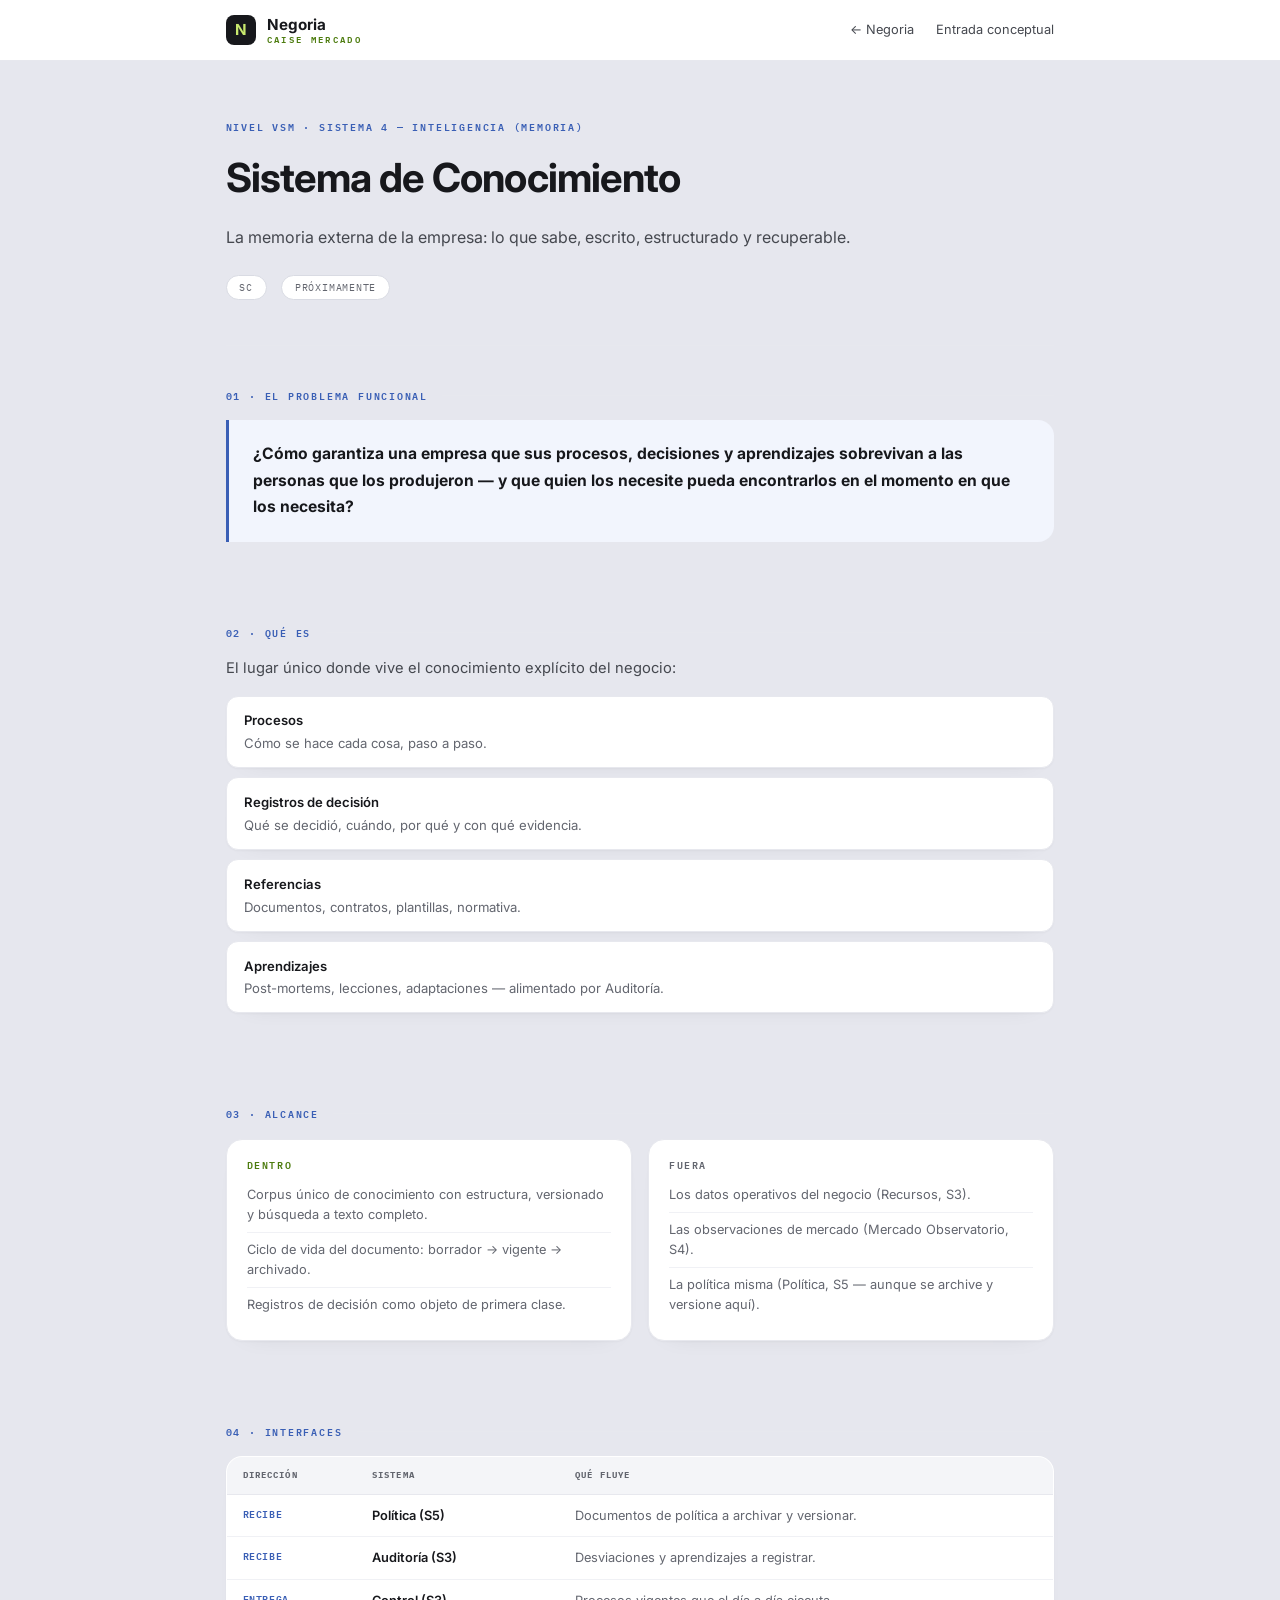
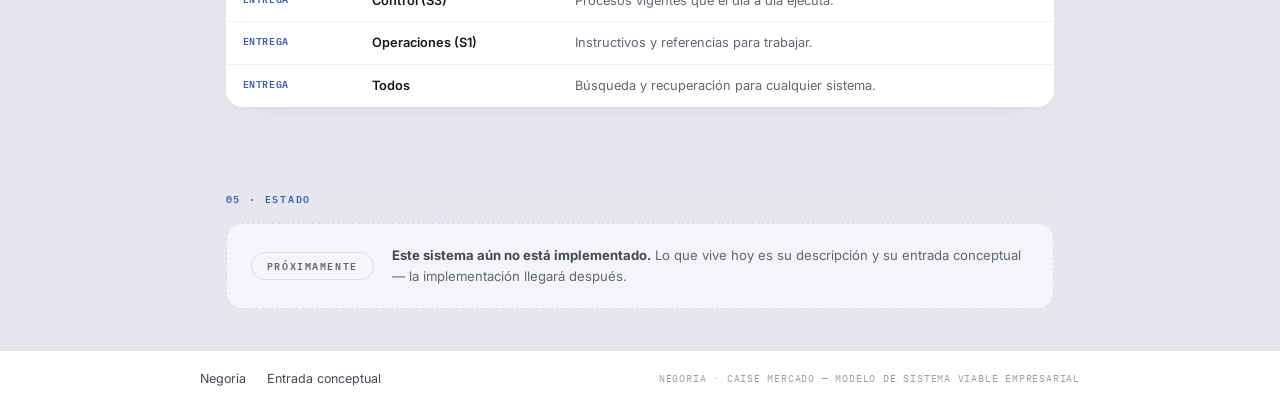
<file: modulo/conocimiento/index.html>
<!DOCTYPE html>
<html lang="es">
<head>
<meta charset="UTF-8">
<meta name="viewport" content="width=device-width, initial-scale=1.0">
<title>Sistema de Conocimiento — Negoria · CAISE Mercado</title>
<meta name="description" content="La memoria externa de la empresa: lo que sabe, escrito, estructurado y recuperable.">
<meta name="theme-color" content="#17181C">
<link rel="icon" href="data:image/svg+xml,%3Csvg xmlns='http://www.w3.org/2000/svg' viewBox='0 0 32 32'%3E%3Crect width='32' height='32' rx='8' fill='%2317181C'/%3E%3Ctext x='16' y='22' text-anchor='middle' font-family='Inter,Helvetica,Arial,sans-serif' font-size='16' font-weight='700' fill='%23C9E96E'%3EN%3C/text%3E%3C/svg%3E">
<link rel="preconnect" href="https://fonts.googleapis.com">
<link rel="preconnect" href="https://fonts.gstatic.com" crossorigin>
<link href="https://fonts.googleapis.com/css2?family=Inter:wght@400..700&family=IBM+Plex+Mono:wght@400;500;600&display=swap" rel="stylesheet">
<style>
:root{
  --paper:#ffffff; --paper-2:#f4f5f8; --ink:#17181c; --ink-2:#45484f; --ink-3:#63666f; --ink-muted:#9d9fa9;
  --steel:#3a5fb5; --peri-tint:#f2f5fd; --lime:#c9e96e; --lime-deep:#4d7c0f; --lime-soft:#def2a2;
  --line:#e7e8ee; --line-2:#f0f1f5; --line-strong:#d9dbe3; --canvas:#e6e7ee; --navy:#17181c; --radius:16px;
  --sans:"Inter",-apple-system,BlinkMacSystemFont,"Segoe UI",Roboto,sans-serif;
  --mono:"IBM Plex Mono",Consolas,monospace;
  --shadow-card:0 1px 2px rgba(23,24,28,.03),0 10px 26px -22px rgba(23,24,28,.16);
}
*{box-sizing:border-box;margin:0;padding:0}
body{font-family:var(--sans);font-size:.875rem;line-height:1.5;color:var(--ink);background:var(--canvas);-webkit-font-smoothing:antialiased}
a{color:inherit}
.mono{font-family:var(--mono);font-variant-numeric:tabular-nums}
.wrap{max-width:880px;margin:0 auto;padding:0 1.6rem}
::selection{background:var(--lime-soft);color:var(--ink)}
.topbar{background:var(--paper);border-bottom:1px solid var(--line)}
.topbar__in{display:flex;align-items:center;justify-content:space-between;height:60px}
.brand{display:flex;align-items:center;gap:.7rem}
.brand__glyph{width:30px;height:30px;border-radius:8px;background:var(--navy);color:var(--lime);font-weight:700;font-size:.95rem;display:grid;place-items:center}
.brand__text{display:flex;flex-direction:column;line-height:1.15}
.brand__name{font-weight:700;font-size:.95rem}
.brand__sub{font-family:var(--mono);font-size:.56rem;letter-spacing:.26em;color:var(--lime-deep);font-weight:600}
.topnav{display:flex;align-items:center;gap:1.4rem}
.topnav a{font-size:.8rem;color:var(--ink-2);text-decoration:none}
.topnav a:hover{color:var(--ink)}
.topnav a.is-cta{color:var(--ink);font-weight:600}
.masthead{padding:3.6rem 0 2.8rem;border-bottom:1px solid var(--line)}
.eyebrow{font-family:var(--mono);font-size:.62rem;letter-spacing:.18em;text-transform:uppercase;font-weight:600;color:var(--steel)}
.masthead h1{font-size:clamp(1.8rem,4vw,2.5rem);font-weight:700;letter-spacing:-.02em;margin:.9rem 0 1rem}
.masthead .lead{font-size:1rem;line-height:1.7;color:var(--ink-2);max-width:680px}
.masthead .lead strong{color:var(--ink);font-weight:600}
.masthead__meta{display:flex;gap:.9rem;flex-wrap:wrap;margin-top:1.5rem}
.meta-pill{font-family:var(--mono);font-size:.6rem;letter-spacing:.08em;text-transform:uppercase;color:var(--ink-3);border:1px solid var(--line-strong);border-radius:999px;padding:.28rem .8rem;background:var(--paper)}
.meta-pill.is-live{color:var(--lime-deep);border-color:var(--lime-deep);background:#f4fae8;font-weight:600}
section{padding:2.6rem 0}
.figcap{display:flex;align-items:baseline;gap:.9rem;margin-bottom:1.1rem}
.figcap__tag{font-family:var(--mono);font-size:.62rem;letter-spacing:.18em;text-transform:uppercase;font-weight:600;color:var(--steel);white-space:nowrap}
.figcap__rule{flex:1;height:1px;background:var(--line);align-self:center}
.problem{background:var(--peri-tint);border-left:3px solid var(--steel);border-radius:0 var(--radius) var(--radius) 0;padding:1.3rem 1.5rem;font-size:.98rem;line-height:1.7;color:var(--ink-2)}
.problem strong{color:var(--ink)}
.defintro{font-size:.92rem;color:var(--ink-2);margin-bottom:1rem}
.deflist{list-style:none}
.deflist li{background:var(--paper);border:1px solid var(--line);border-radius:12px;padding:.85rem 1.1rem;margin-bottom:.6rem;font-size:.82rem;color:var(--ink-3);line-height:1.55;box-shadow:var(--shadow-card)}
.deflist li strong{display:block;color:var(--ink);font-weight:600;margin-bottom:.15rem}
.df-grid{display:grid;grid-template-columns:1fr 1fr;gap:1rem}
.df{background:var(--paper);border:1px solid var(--line);border-radius:var(--radius);padding:1.1rem 1.25rem;box-shadow:var(--shadow-card)}
.df h3{font-family:var(--mono);font-size:.62rem;letter-spacing:.16em;text-transform:uppercase;color:var(--ink-3);font-weight:600;margin-bottom:.8rem}
.df.is-in h3{color:var(--lime-deep)}
.df ul{list-style:none}
.df li{font-size:.8rem;color:var(--ink-3);line-height:1.55;padding:.45rem 0;border-top:1px solid var(--line-2)}
.df li:first-child{border-top:0;padding-top:0}
.ifaces{width:100%;border-collapse:collapse;background:var(--paper);border:1px solid var(--line);border-radius:var(--radius);overflow:hidden;box-shadow:var(--shadow-card)}
.ifaces th{font-family:var(--mono);font-size:.58rem;letter-spacing:.12em;text-transform:uppercase;color:var(--ink-3);text-align:left;padding:.7rem 1rem;background:var(--paper-2);border-bottom:1px solid var(--line)}
.ifaces td{font-size:.8rem;color:var(--ink-3);padding:.7rem 1rem;border-bottom:1px solid var(--line-2);vertical-align:top}
.ifaces tr:last-child td{border-bottom:0}
.ifaces td:first-child{font-family:var(--mono);font-size:.62rem;letter-spacing:.06em;text-transform:uppercase;color:var(--steel);font-weight:600;white-space:nowrap}
.ifaces td:nth-child(2){color:var(--ink);font-weight:600;white-space:nowrap}
.estado{border-radius:var(--radius);padding:1.3rem 1.5rem;display:flex;align-items:center;gap:1.1rem;flex-wrap:wrap}
.estado--soon{border:1px dashed var(--line-strong);background:var(--paper-2)}
.estado--live{border:1px solid var(--lime-deep);background:#f4fae8}
.estado__badge{font-family:var(--mono);font-size:.62rem;letter-spacing:.16em;text-transform:uppercase;font-weight:600;color:var(--ink-3);border:1px solid var(--line-strong);border-radius:999px;padding:.35rem .95rem;flex:0 0 auto}
.estado--live .estado__badge{color:var(--lime-deep);border-color:var(--lime-deep)}
.estado p{flex:1;font-size:.82rem;color:var(--ink-3);line-height:1.6;min-width:220px}
.estado p strong{color:var(--ink-2)}
.estado a{color:var(--lime-deep);font-weight:600;text-decoration:none;white-space:nowrap}
footer{border-top:1px solid var(--line);background:var(--paper)}
.foot__in{display:flex;align-items:center;justify-content:space-between;gap:1rem;padding:1.2rem 0;flex-wrap:wrap}
.foot__links{display:flex;gap:1.3rem}
.foot__links a{font-size:.78rem;color:var(--ink-2);text-decoration:none}
.foot__links a:hover{color:var(--ink)}
.foot__brand{font-family:var(--mono);font-size:.62rem;letter-spacing:.08em;color:var(--ink-muted)}
@media (max-width:680px){.df-grid{grid-template-columns:1fr}.topnav a:not(.is-cta){display:none}}
</style>
</head>
<body>

<header class="topbar">
  <div class="wrap topbar__in">
    <div class="brand">
      <span class="brand__glyph" aria-hidden="true">N</span>
      <div class="brand__text">
        <span class="brand__name">Negoria</span>
        <span class="brand__sub">CAISE MERCADO</span>
      </div>
    </div>
    <nav class="topnav">
      <a href="../../">&#8592; Negoria</a>
      <a href="../../spec/conocimiento/spec.md">Entrada conceptual</a>
      
    </nav>
  </div>
</header>

<div class="wrap">

  <section class="masthead">
    <div class="eyebrow">Nivel VSM &middot; Sistema 4 &mdash; Inteligencia (memoria)</div>
    <h1>Sistema de Conocimiento</h1>
    <p class="lead">La memoria externa de la empresa: lo que sabe, escrito, estructurado y recuperable.</p>
    <div class="masthead__meta">
      <span class="meta-pill">SC</span>
      <span class="meta-pill">Pr&oacute;ximamente</span>
    </div>
  </section>

  <section>
    <div class="figcap"><span class="figcap__tag">01 · El problema funcional</span><span class="figcap__rule"></span></div>
    <div class="problem"><strong>&iquest;C&oacute;mo garantiza una empresa que sus procesos, decisiones y aprendizajes sobrevivan a las personas que los produjeron &mdash; y que quien los necesite pueda encontrarlos en el momento en que los necesita?</strong></div>
  </section>

  <section>
    <div class="figcap"><span class="figcap__tag">02 · Qu&eacute; es</span><span class="figcap__rule"></span></div>
    <p class="defintro">El lugar &uacute;nico donde vive el conocimiento expl&iacute;cito del negocio:</p>
    <ul class="deflist">
            <li><strong>Procesos</strong>C&oacute;mo se hace cada cosa, paso a paso.</li>
      <li><strong>Registros de decisi&oacute;n</strong>Qu&eacute; se decidi&oacute;, cu&aacute;ndo, por qu&eacute; y con qu&eacute; evidencia.</li>
      <li><strong>Referencias</strong>Documentos, contratos, plantillas, normativa.</li>
      <li><strong>Aprendizajes</strong>Post-mortems, lecciones, adaptaciones &mdash; alimentado por Auditor&iacute;a.</li>
    </ul>
  </section>

  <section>
    <div class="figcap"><span class="figcap__tag">03 · Alcance</span><span class="figcap__rule"></span></div>
    <div class="df-grid">
      <div class="df is-in">
        <h3>Dentro</h3>
        <ul>
          <li>Corpus &uacute;nico de conocimiento con estructura, versionado y b&uacute;squeda a texto completo.</li>
          <li>Ciclo de vida del documento: borrador &rarr; vigente &rarr; archivado.</li>
          <li>Registros de decisi&oacute;n como objeto de primera clase.</li>
        </ul>
      </div>
      <div class="df">
        <h3>Fuera</h3>
        <ul>
          <li>Los datos operativos del negocio (Recursos, S3).</li>
          <li>Las observaciones de mercado (Mercado Observatorio, S4).</li>
          <li>La pol&iacute;tica misma (Pol&iacute;tica, S5 &mdash; aunque se archive y versione aqu&iacute;).</li>
        </ul>
      </div>
    </div>
  </section>

  <section>
    <div class="figcap"><span class="figcap__tag">04 · Interfaces</span><span class="figcap__rule"></span></div>
    <table class="ifaces">
      <thead><tr><th>Direcci&oacute;n</th><th>Sistema</th><th>Qu&eacute; fluye</th></tr></thead>
      <tbody>
        <tr><td>Recibe</td><td>Pol&iacute;tica (S5)</td><td>Documentos de pol&iacute;tica a archivar y versionar.</td></tr>
        <tr><td>Recibe</td><td>Auditor&iacute;a (S3)</td><td>Desviaciones y aprendizajes a registrar.</td></tr>
        <tr><td>Entrega</td><td>Control (S3)</td><td>Procesos vigentes que el d&iacute;a a d&iacute;a ejecuta.</td></tr>
        <tr><td>Entrega</td><td>Operaciones (S1)</td><td>Instructivos y referencias para trabajar.</td></tr>
        <tr><td>Entrega</td><td>Todos</td><td>B&uacute;squeda y recuperaci&oacute;n para cualquier sistema.</td></tr>
      </tbody>
    </table>
  </section>

  <section>
    <div class="figcap"><span class="figcap__tag">05 · Estado</span><span class="figcap__rule"></span></div>
    <div class="estado estado--soon">
      <span class="estado__badge">Pr&oacute;ximamente</span>
      <p><strong>Este sistema a&uacute;n no est&aacute; implementado.</strong> Lo que vive hoy es su descripci&oacute;n y su entrada conceptual &mdash; la implementaci&oacute;n llegar&aacute; despu&eacute;s.</p>
    </div>
  </section>

</div>

<footer>
  <div class="wrap foot__in">
    <div class="foot__links">
      <a href="../../">Negoria</a>
      <a href="../../spec/conocimiento/spec.md">Entrada conceptual</a>
    </div>
    <span class="foot__brand">NEGORIA · CAISE MERCADO — MODELO DE SISTEMA VIABLE EMPRESARIAL</span>
  </div>
</footer>

</body>
</html>
</file>
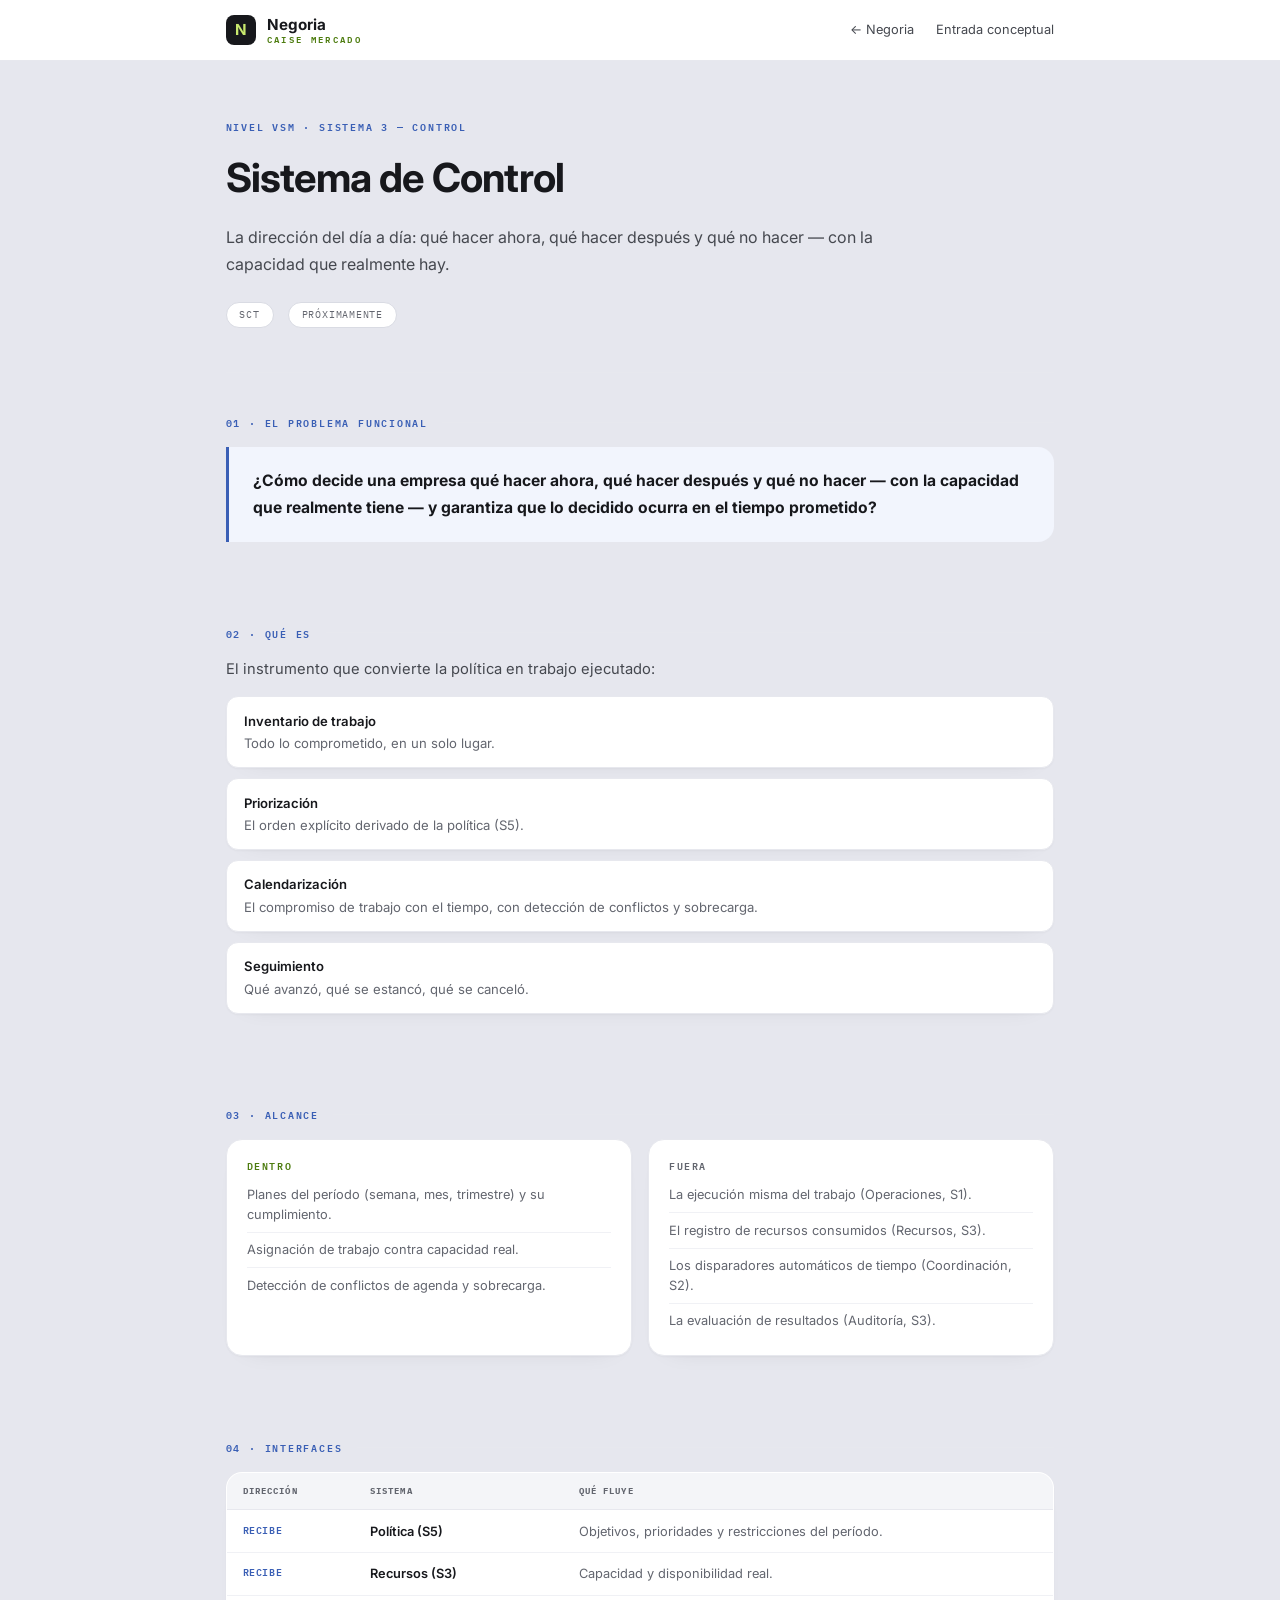
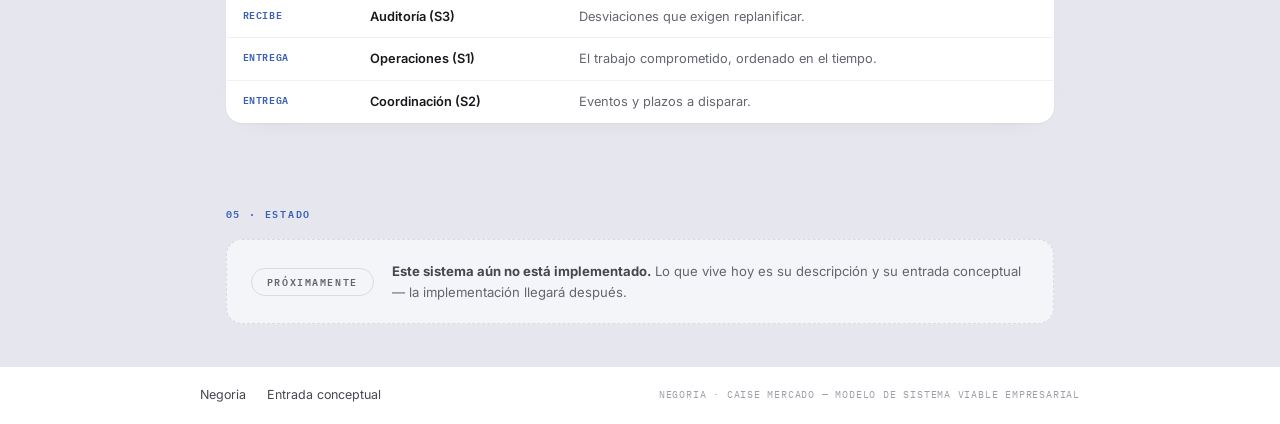
<file: modulo/control/index.html>
<!DOCTYPE html>
<html lang="es">
<head>
<meta charset="UTF-8">
<meta name="viewport" content="width=device-width, initial-scale=1.0">
<title>Sistema de Control — Negoria · CAISE Mercado</title>
<meta name="description" content="La direcci&oacute;n del d&iacute;a a d&iacute;a: qu&eacute; hacer ahora, qu&eacute; hacer despu&eacute;s y qu&eacute; no hacer &mdash; con la capacidad que realmente hay.">
<meta name="theme-color" content="#17181C">
<link rel="icon" href="data:image/svg+xml,%3Csvg xmlns='http://www.w3.org/2000/svg' viewBox='0 0 32 32'%3E%3Crect width='32' height='32' rx='8' fill='%2317181C'/%3E%3Ctext x='16' y='22' text-anchor='middle' font-family='Inter,Helvetica,Arial,sans-serif' font-size='16' font-weight='700' fill='%23C9E96E'%3EN%3C/text%3E%3C/svg%3E">
<link rel="preconnect" href="https://fonts.googleapis.com">
<link rel="preconnect" href="https://fonts.gstatic.com" crossorigin>
<link href="https://fonts.googleapis.com/css2?family=Inter:wght@400..700&family=IBM+Plex+Mono:wght@400;500;600&display=swap" rel="stylesheet">
<style>
:root{
  --paper:#ffffff; --paper-2:#f4f5f8; --ink:#17181c; --ink-2:#45484f; --ink-3:#63666f; --ink-muted:#9d9fa9;
  --steel:#3a5fb5; --peri-tint:#f2f5fd; --lime:#c9e96e; --lime-deep:#4d7c0f; --lime-soft:#def2a2;
  --line:#e7e8ee; --line-2:#f0f1f5; --line-strong:#d9dbe3; --canvas:#e6e7ee; --navy:#17181c; --radius:16px;
  --sans:"Inter",-apple-system,BlinkMacSystemFont,"Segoe UI",Roboto,sans-serif;
  --mono:"IBM Plex Mono",Consolas,monospace;
  --shadow-card:0 1px 2px rgba(23,24,28,.03),0 10px 26px -22px rgba(23,24,28,.16);
}
*{box-sizing:border-box;margin:0;padding:0}
body{font-family:var(--sans);font-size:.875rem;line-height:1.5;color:var(--ink);background:var(--canvas);-webkit-font-smoothing:antialiased}
a{color:inherit}
.mono{font-family:var(--mono);font-variant-numeric:tabular-nums}
.wrap{max-width:880px;margin:0 auto;padding:0 1.6rem}
::selection{background:var(--lime-soft);color:var(--ink)}
.topbar{background:var(--paper);border-bottom:1px solid var(--line)}
.topbar__in{display:flex;align-items:center;justify-content:space-between;height:60px}
.brand{display:flex;align-items:center;gap:.7rem}
.brand__glyph{width:30px;height:30px;border-radius:8px;background:var(--navy);color:var(--lime);font-weight:700;font-size:.95rem;display:grid;place-items:center}
.brand__text{display:flex;flex-direction:column;line-height:1.15}
.brand__name{font-weight:700;font-size:.95rem}
.brand__sub{font-family:var(--mono);font-size:.56rem;letter-spacing:.26em;color:var(--lime-deep);font-weight:600}
.topnav{display:flex;align-items:center;gap:1.4rem}
.topnav a{font-size:.8rem;color:var(--ink-2);text-decoration:none}
.topnav a:hover{color:var(--ink)}
.topnav a.is-cta{color:var(--ink);font-weight:600}
.masthead{padding:3.6rem 0 2.8rem;border-bottom:1px solid var(--line)}
.eyebrow{font-family:var(--mono);font-size:.62rem;letter-spacing:.18em;text-transform:uppercase;font-weight:600;color:var(--steel)}
.masthead h1{font-size:clamp(1.8rem,4vw,2.5rem);font-weight:700;letter-spacing:-.02em;margin:.9rem 0 1rem}
.masthead .lead{font-size:1rem;line-height:1.7;color:var(--ink-2);max-width:680px}
.masthead .lead strong{color:var(--ink);font-weight:600}
.masthead__meta{display:flex;gap:.9rem;flex-wrap:wrap;margin-top:1.5rem}
.meta-pill{font-family:var(--mono);font-size:.6rem;letter-spacing:.08em;text-transform:uppercase;color:var(--ink-3);border:1px solid var(--line-strong);border-radius:999px;padding:.28rem .8rem;background:var(--paper)}
.meta-pill.is-live{color:var(--lime-deep);border-color:var(--lime-deep);background:#f4fae8;font-weight:600}
section{padding:2.6rem 0}
.figcap{display:flex;align-items:baseline;gap:.9rem;margin-bottom:1.1rem}
.figcap__tag{font-family:var(--mono);font-size:.62rem;letter-spacing:.18em;text-transform:uppercase;font-weight:600;color:var(--steel);white-space:nowrap}
.figcap__rule{flex:1;height:1px;background:var(--line);align-self:center}
.problem{background:var(--peri-tint);border-left:3px solid var(--steel);border-radius:0 var(--radius) var(--radius) 0;padding:1.3rem 1.5rem;font-size:.98rem;line-height:1.7;color:var(--ink-2)}
.problem strong{color:var(--ink)}
.defintro{font-size:.92rem;color:var(--ink-2);margin-bottom:1rem}
.deflist{list-style:none}
.deflist li{background:var(--paper);border:1px solid var(--line);border-radius:12px;padding:.85rem 1.1rem;margin-bottom:.6rem;font-size:.82rem;color:var(--ink-3);line-height:1.55;box-shadow:var(--shadow-card)}
.deflist li strong{display:block;color:var(--ink);font-weight:600;margin-bottom:.15rem}
.df-grid{display:grid;grid-template-columns:1fr 1fr;gap:1rem}
.df{background:var(--paper);border:1px solid var(--line);border-radius:var(--radius);padding:1.1rem 1.25rem;box-shadow:var(--shadow-card)}
.df h3{font-family:var(--mono);font-size:.62rem;letter-spacing:.16em;text-transform:uppercase;color:var(--ink-3);font-weight:600;margin-bottom:.8rem}
.df.is-in h3{color:var(--lime-deep)}
.df ul{list-style:none}
.df li{font-size:.8rem;color:var(--ink-3);line-height:1.55;padding:.45rem 0;border-top:1px solid var(--line-2)}
.df li:first-child{border-top:0;padding-top:0}
.ifaces{width:100%;border-collapse:collapse;background:var(--paper);border:1px solid var(--line);border-radius:var(--radius);overflow:hidden;box-shadow:var(--shadow-card)}
.ifaces th{font-family:var(--mono);font-size:.58rem;letter-spacing:.12em;text-transform:uppercase;color:var(--ink-3);text-align:left;padding:.7rem 1rem;background:var(--paper-2);border-bottom:1px solid var(--line)}
.ifaces td{font-size:.8rem;color:var(--ink-3);padding:.7rem 1rem;border-bottom:1px solid var(--line-2);vertical-align:top}
.ifaces tr:last-child td{border-bottom:0}
.ifaces td:first-child{font-family:var(--mono);font-size:.62rem;letter-spacing:.06em;text-transform:uppercase;color:var(--steel);font-weight:600;white-space:nowrap}
.ifaces td:nth-child(2){color:var(--ink);font-weight:600;white-space:nowrap}
.estado{border-radius:var(--radius);padding:1.3rem 1.5rem;display:flex;align-items:center;gap:1.1rem;flex-wrap:wrap}
.estado--soon{border:1px dashed var(--line-strong);background:var(--paper-2)}
.estado--live{border:1px solid var(--lime-deep);background:#f4fae8}
.estado__badge{font-family:var(--mono);font-size:.62rem;letter-spacing:.16em;text-transform:uppercase;font-weight:600;color:var(--ink-3);border:1px solid var(--line-strong);border-radius:999px;padding:.35rem .95rem;flex:0 0 auto}
.estado--live .estado__badge{color:var(--lime-deep);border-color:var(--lime-deep)}
.estado p{flex:1;font-size:.82rem;color:var(--ink-3);line-height:1.6;min-width:220px}
.estado p strong{color:var(--ink-2)}
.estado a{color:var(--lime-deep);font-weight:600;text-decoration:none;white-space:nowrap}
footer{border-top:1px solid var(--line);background:var(--paper)}
.foot__in{display:flex;align-items:center;justify-content:space-between;gap:1rem;padding:1.2rem 0;flex-wrap:wrap}
.foot__links{display:flex;gap:1.3rem}
.foot__links a{font-size:.78rem;color:var(--ink-2);text-decoration:none}
.foot__links a:hover{color:var(--ink)}
.foot__brand{font-family:var(--mono);font-size:.62rem;letter-spacing:.08em;color:var(--ink-muted)}
@media (max-width:680px){.df-grid{grid-template-columns:1fr}.topnav a:not(.is-cta){display:none}}
</style>
</head>
<body>

<header class="topbar">
  <div class="wrap topbar__in">
    <div class="brand">
      <span class="brand__glyph" aria-hidden="true">N</span>
      <div class="brand__text">
        <span class="brand__name">Negoria</span>
        <span class="brand__sub">CAISE MERCADO</span>
      </div>
    </div>
    <nav class="topnav">
      <a href="../../">&#8592; Negoria</a>
      <a href="../../spec/control/spec.md">Entrada conceptual</a>
      
    </nav>
  </div>
</header>

<div class="wrap">

  <section class="masthead">
    <div class="eyebrow">Nivel VSM &middot; Sistema 3 &mdash; Control</div>
    <h1>Sistema de Control</h1>
    <p class="lead">La direcci&oacute;n del d&iacute;a a d&iacute;a: qu&eacute; hacer ahora, qu&eacute; hacer despu&eacute;s y qu&eacute; no hacer &mdash; con la capacidad que realmente hay.</p>
    <div class="masthead__meta">
      <span class="meta-pill">SCT</span>
      <span class="meta-pill">Pr&oacute;ximamente</span>
    </div>
  </section>

  <section>
    <div class="figcap"><span class="figcap__tag">01 · El problema funcional</span><span class="figcap__rule"></span></div>
    <div class="problem"><strong>&iquest;C&oacute;mo decide una empresa qu&eacute; hacer ahora, qu&eacute; hacer despu&eacute;s y qu&eacute; no hacer &mdash; con la capacidad que realmente tiene &mdash; y garantiza que lo decidido ocurra en el tiempo prometido?</strong></div>
  </section>

  <section>
    <div class="figcap"><span class="figcap__tag">02 · Qu&eacute; es</span><span class="figcap__rule"></span></div>
    <p class="defintro">El instrumento que convierte la pol&iacute;tica en trabajo ejecutado:</p>
    <ul class="deflist">
            <li><strong>Inventario de trabajo</strong>Todo lo comprometido, en un solo lugar.</li>
      <li><strong>Priorizaci&oacute;n</strong>El orden expl&iacute;cito derivado de la pol&iacute;tica (S5).</li>
      <li><strong>Calendarizaci&oacute;n</strong>El compromiso de trabajo con el tiempo, con detecci&oacute;n de conflictos y sobrecarga.</li>
      <li><strong>Seguimiento</strong>Qu&eacute; avanz&oacute;, qu&eacute; se estanc&oacute;, qu&eacute; se cancel&oacute;.</li>
    </ul>
  </section>

  <section>
    <div class="figcap"><span class="figcap__tag">03 · Alcance</span><span class="figcap__rule"></span></div>
    <div class="df-grid">
      <div class="df is-in">
        <h3>Dentro</h3>
        <ul>
          <li>Planes del per&iacute;odo (semana, mes, trimestre) y su cumplimiento.</li>
          <li>Asignaci&oacute;n de trabajo contra capacidad real.</li>
          <li>Detecci&oacute;n de conflictos de agenda y sobrecarga.</li>
        </ul>
      </div>
      <div class="df">
        <h3>Fuera</h3>
        <ul>
          <li>La ejecuci&oacute;n misma del trabajo (Operaciones, S1).</li>
          <li>El registro de recursos consumidos (Recursos, S3).</li>
          <li>Los disparadores autom&aacute;ticos de tiempo (Coordinaci&oacute;n, S2).</li>
          <li>La evaluaci&oacute;n de resultados (Auditor&iacute;a, S3).</li>
        </ul>
      </div>
    </div>
  </section>

  <section>
    <div class="figcap"><span class="figcap__tag">04 · Interfaces</span><span class="figcap__rule"></span></div>
    <table class="ifaces">
      <thead><tr><th>Direcci&oacute;n</th><th>Sistema</th><th>Qu&eacute; fluye</th></tr></thead>
      <tbody>
        <tr><td>Recibe</td><td>Pol&iacute;tica (S5)</td><td>Objetivos, prioridades y restricciones del per&iacute;odo.</td></tr>
        <tr><td>Recibe</td><td>Recursos (S3)</td><td>Capacidad y disponibilidad real.</td></tr>
        <tr><td>Recibe</td><td>Auditor&iacute;a (S3)</td><td>Desviaciones que exigen replanificar.</td></tr>
        <tr><td>Entrega</td><td>Operaciones (S1)</td><td>El trabajo comprometido, ordenado en el tiempo.</td></tr>
        <tr><td>Entrega</td><td>Coordinaci&oacute;n (S2)</td><td>Eventos y plazos a disparar.</td></tr>
      </tbody>
    </table>
  </section>

  <section>
    <div class="figcap"><span class="figcap__tag">05 · Estado</span><span class="figcap__rule"></span></div>
    <div class="estado estado--soon">
      <span class="estado__badge">Pr&oacute;ximamente</span>
      <p><strong>Este sistema a&uacute;n no est&aacute; implementado.</strong> Lo que vive hoy es su descripci&oacute;n y su entrada conceptual &mdash; la implementaci&oacute;n llegar&aacute; despu&eacute;s.</p>
    </div>
  </section>

</div>

<footer>
  <div class="wrap foot__in">
    <div class="foot__links">
      <a href="../../">Negoria</a>
      <a href="../../spec/control/spec.md">Entrada conceptual</a>
    </div>
    <span class="foot__brand">NEGORIA · CAISE MERCADO — MODELO DE SISTEMA VIABLE EMPRESARIAL</span>
  </div>
</footer>

</body>
</html>
</file>
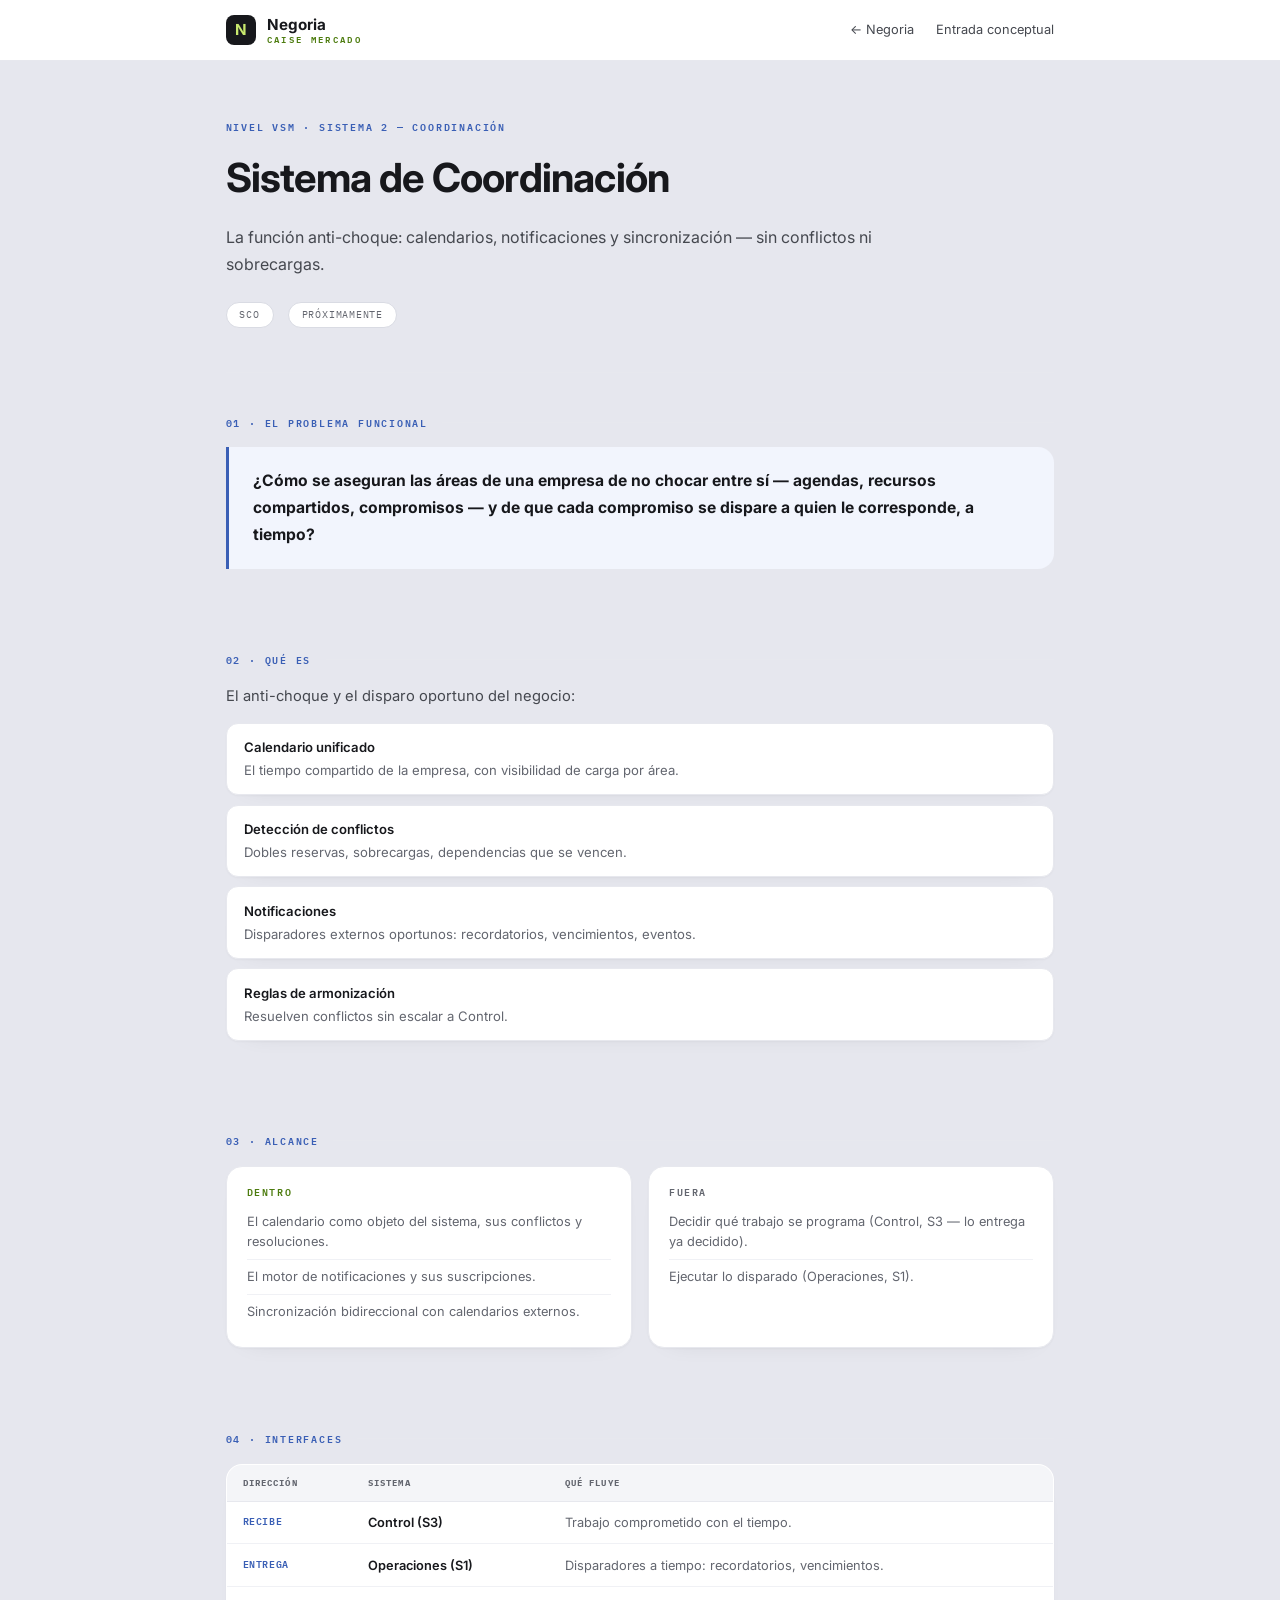
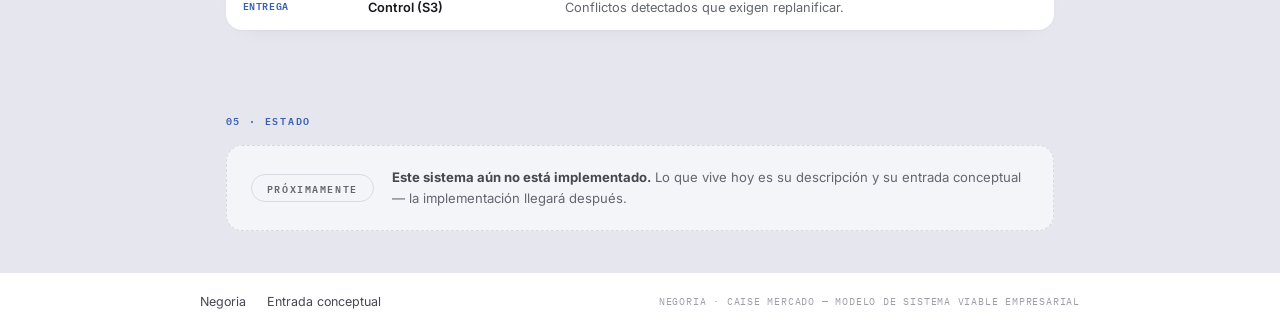
<file: modulo/coordinacion/index.html>
<!DOCTYPE html>
<html lang="es">
<head>
<meta charset="UTF-8">
<meta name="viewport" content="width=device-width, initial-scale=1.0">
<title>Sistema de Coordinación — Negoria · CAISE Mercado</title>
<meta name="description" content="La funci&oacute;n anti-choque: calendarios, notificaciones y sincronizaci&oacute;n &mdash; sin conflictos ni sobrecargas.">
<meta name="theme-color" content="#17181C">
<link rel="icon" href="data:image/svg+xml,%3Csvg xmlns='http://www.w3.org/2000/svg' viewBox='0 0 32 32'%3E%3Crect width='32' height='32' rx='8' fill='%2317181C'/%3E%3Ctext x='16' y='22' text-anchor='middle' font-family='Inter,Helvetica,Arial,sans-serif' font-size='16' font-weight='700' fill='%23C9E96E'%3EN%3C/text%3E%3C/svg%3E">
<link rel="preconnect" href="https://fonts.googleapis.com">
<link rel="preconnect" href="https://fonts.gstatic.com" crossorigin>
<link href="https://fonts.googleapis.com/css2?family=Inter:wght@400..700&family=IBM+Plex+Mono:wght@400;500;600&display=swap" rel="stylesheet">
<style>
:root{
  --paper:#ffffff; --paper-2:#f4f5f8; --ink:#17181c; --ink-2:#45484f; --ink-3:#63666f; --ink-muted:#9d9fa9;
  --steel:#3a5fb5; --peri-tint:#f2f5fd; --lime:#c9e96e; --lime-deep:#4d7c0f; --lime-soft:#def2a2;
  --line:#e7e8ee; --line-2:#f0f1f5; --line-strong:#d9dbe3; --canvas:#e6e7ee; --navy:#17181c; --radius:16px;
  --sans:"Inter",-apple-system,BlinkMacSystemFont,"Segoe UI",Roboto,sans-serif;
  --mono:"IBM Plex Mono",Consolas,monospace;
  --shadow-card:0 1px 2px rgba(23,24,28,.03),0 10px 26px -22px rgba(23,24,28,.16);
}
*{box-sizing:border-box;margin:0;padding:0}
body{font-family:var(--sans);font-size:.875rem;line-height:1.5;color:var(--ink);background:var(--canvas);-webkit-font-smoothing:antialiased}
a{color:inherit}
.mono{font-family:var(--mono);font-variant-numeric:tabular-nums}
.wrap{max-width:880px;margin:0 auto;padding:0 1.6rem}
::selection{background:var(--lime-soft);color:var(--ink)}
.topbar{background:var(--paper);border-bottom:1px solid var(--line)}
.topbar__in{display:flex;align-items:center;justify-content:space-between;height:60px}
.brand{display:flex;align-items:center;gap:.7rem}
.brand__glyph{width:30px;height:30px;border-radius:8px;background:var(--navy);color:var(--lime);font-weight:700;font-size:.95rem;display:grid;place-items:center}
.brand__text{display:flex;flex-direction:column;line-height:1.15}
.brand__name{font-weight:700;font-size:.95rem}
.brand__sub{font-family:var(--mono);font-size:.56rem;letter-spacing:.26em;color:var(--lime-deep);font-weight:600}
.topnav{display:flex;align-items:center;gap:1.4rem}
.topnav a{font-size:.8rem;color:var(--ink-2);text-decoration:none}
.topnav a:hover{color:var(--ink)}
.topnav a.is-cta{color:var(--ink);font-weight:600}
.masthead{padding:3.6rem 0 2.8rem;border-bottom:1px solid var(--line)}
.eyebrow{font-family:var(--mono);font-size:.62rem;letter-spacing:.18em;text-transform:uppercase;font-weight:600;color:var(--steel)}
.masthead h1{font-size:clamp(1.8rem,4vw,2.5rem);font-weight:700;letter-spacing:-.02em;margin:.9rem 0 1rem}
.masthead .lead{font-size:1rem;line-height:1.7;color:var(--ink-2);max-width:680px}
.masthead .lead strong{color:var(--ink);font-weight:600}
.masthead__meta{display:flex;gap:.9rem;flex-wrap:wrap;margin-top:1.5rem}
.meta-pill{font-family:var(--mono);font-size:.6rem;letter-spacing:.08em;text-transform:uppercase;color:var(--ink-3);border:1px solid var(--line-strong);border-radius:999px;padding:.28rem .8rem;background:var(--paper)}
.meta-pill.is-live{color:var(--lime-deep);border-color:var(--lime-deep);background:#f4fae8;font-weight:600}
section{padding:2.6rem 0}
.figcap{display:flex;align-items:baseline;gap:.9rem;margin-bottom:1.1rem}
.figcap__tag{font-family:var(--mono);font-size:.62rem;letter-spacing:.18em;text-transform:uppercase;font-weight:600;color:var(--steel);white-space:nowrap}
.figcap__rule{flex:1;height:1px;background:var(--line);align-self:center}
.problem{background:var(--peri-tint);border-left:3px solid var(--steel);border-radius:0 var(--radius) var(--radius) 0;padding:1.3rem 1.5rem;font-size:.98rem;line-height:1.7;color:var(--ink-2)}
.problem strong{color:var(--ink)}
.defintro{font-size:.92rem;color:var(--ink-2);margin-bottom:1rem}
.deflist{list-style:none}
.deflist li{background:var(--paper);border:1px solid var(--line);border-radius:12px;padding:.85rem 1.1rem;margin-bottom:.6rem;font-size:.82rem;color:var(--ink-3);line-height:1.55;box-shadow:var(--shadow-card)}
.deflist li strong{display:block;color:var(--ink);font-weight:600;margin-bottom:.15rem}
.df-grid{display:grid;grid-template-columns:1fr 1fr;gap:1rem}
.df{background:var(--paper);border:1px solid var(--line);border-radius:var(--radius);padding:1.1rem 1.25rem;box-shadow:var(--shadow-card)}
.df h3{font-family:var(--mono);font-size:.62rem;letter-spacing:.16em;text-transform:uppercase;color:var(--ink-3);font-weight:600;margin-bottom:.8rem}
.df.is-in h3{color:var(--lime-deep)}
.df ul{list-style:none}
.df li{font-size:.8rem;color:var(--ink-3);line-height:1.55;padding:.45rem 0;border-top:1px solid var(--line-2)}
.df li:first-child{border-top:0;padding-top:0}
.ifaces{width:100%;border-collapse:collapse;background:var(--paper);border:1px solid var(--line);border-radius:var(--radius);overflow:hidden;box-shadow:var(--shadow-card)}
.ifaces th{font-family:var(--mono);font-size:.58rem;letter-spacing:.12em;text-transform:uppercase;color:var(--ink-3);text-align:left;padding:.7rem 1rem;background:var(--paper-2);border-bottom:1px solid var(--line)}
.ifaces td{font-size:.8rem;color:var(--ink-3);padding:.7rem 1rem;border-bottom:1px solid var(--line-2);vertical-align:top}
.ifaces tr:last-child td{border-bottom:0}
.ifaces td:first-child{font-family:var(--mono);font-size:.62rem;letter-spacing:.06em;text-transform:uppercase;color:var(--steel);font-weight:600;white-space:nowrap}
.ifaces td:nth-child(2){color:var(--ink);font-weight:600;white-space:nowrap}
.estado{border-radius:var(--radius);padding:1.3rem 1.5rem;display:flex;align-items:center;gap:1.1rem;flex-wrap:wrap}
.estado--soon{border:1px dashed var(--line-strong);background:var(--paper-2)}
.estado--live{border:1px solid var(--lime-deep);background:#f4fae8}
.estado__badge{font-family:var(--mono);font-size:.62rem;letter-spacing:.16em;text-transform:uppercase;font-weight:600;color:var(--ink-3);border:1px solid var(--line-strong);border-radius:999px;padding:.35rem .95rem;flex:0 0 auto}
.estado--live .estado__badge{color:var(--lime-deep);border-color:var(--lime-deep)}
.estado p{flex:1;font-size:.82rem;color:var(--ink-3);line-height:1.6;min-width:220px}
.estado p strong{color:var(--ink-2)}
.estado a{color:var(--lime-deep);font-weight:600;text-decoration:none;white-space:nowrap}
footer{border-top:1px solid var(--line);background:var(--paper)}
.foot__in{display:flex;align-items:center;justify-content:space-between;gap:1rem;padding:1.2rem 0;flex-wrap:wrap}
.foot__links{display:flex;gap:1.3rem}
.foot__links a{font-size:.78rem;color:var(--ink-2);text-decoration:none}
.foot__links a:hover{color:var(--ink)}
.foot__brand{font-family:var(--mono);font-size:.62rem;letter-spacing:.08em;color:var(--ink-muted)}
@media (max-width:680px){.df-grid{grid-template-columns:1fr}.topnav a:not(.is-cta){display:none}}
</style>
</head>
<body>

<header class="topbar">
  <div class="wrap topbar__in">
    <div class="brand">
      <span class="brand__glyph" aria-hidden="true">N</span>
      <div class="brand__text">
        <span class="brand__name">Negoria</span>
        <span class="brand__sub">CAISE MERCADO</span>
      </div>
    </div>
    <nav class="topnav">
      <a href="../../">&#8592; Negoria</a>
      <a href="../../spec/coordinacion/spec.md">Entrada conceptual</a>
      
    </nav>
  </div>
</header>

<div class="wrap">

  <section class="masthead">
    <div class="eyebrow">Nivel VSM &middot; Sistema 2 &mdash; Coordinaci&oacute;n</div>
    <h1>Sistema de Coordinaci&oacute;n</h1>
    <p class="lead">La funci&oacute;n anti-choque: calendarios, notificaciones y sincronizaci&oacute;n &mdash; sin conflictos ni sobrecargas.</p>
    <div class="masthead__meta">
      <span class="meta-pill">SCO</span>
      <span class="meta-pill">Pr&oacute;ximamente</span>
    </div>
  </section>

  <section>
    <div class="figcap"><span class="figcap__tag">01 · El problema funcional</span><span class="figcap__rule"></span></div>
    <div class="problem"><strong>&iquest;C&oacute;mo se aseguran las &aacute;reas de una empresa de no chocar entre s&iacute; &mdash; agendas, recursos compartidos, compromisos &mdash; y de que cada compromiso se dispare a quien le corresponde, a tiempo?</strong></div>
  </section>

  <section>
    <div class="figcap"><span class="figcap__tag">02 · Qu&eacute; es</span><span class="figcap__rule"></span></div>
    <p class="defintro">El anti-choque y el disparo oportuno del negocio:</p>
    <ul class="deflist">
            <li><strong>Calendario unificado</strong>El tiempo compartido de la empresa, con visibilidad de carga por &aacute;rea.</li>
      <li><strong>Detecci&oacute;n de conflictos</strong>Dobles reservas, sobrecargas, dependencias que se vencen.</li>
      <li><strong>Notificaciones</strong>Disparadores externos oportunos: recordatorios, vencimientos, eventos.</li>
      <li><strong>Reglas de armonizaci&oacute;n</strong>Resuelven conflictos sin escalar a Control.</li>
    </ul>
  </section>

  <section>
    <div class="figcap"><span class="figcap__tag">03 · Alcance</span><span class="figcap__rule"></span></div>
    <div class="df-grid">
      <div class="df is-in">
        <h3>Dentro</h3>
        <ul>
          <li>El calendario como objeto del sistema, sus conflictos y resoluciones.</li>
          <li>El motor de notificaciones y sus suscripciones.</li>
          <li>Sincronizaci&oacute;n bidireccional con calendarios externos.</li>
        </ul>
      </div>
      <div class="df">
        <h3>Fuera</h3>
        <ul>
          <li>Decidir qu&eacute; trabajo se programa (Control, S3 &mdash; lo entrega ya decidido).</li>
          <li>Ejecutar lo disparado (Operaciones, S1).</li>
        </ul>
      </div>
    </div>
  </section>

  <section>
    <div class="figcap"><span class="figcap__tag">04 · Interfaces</span><span class="figcap__rule"></span></div>
    <table class="ifaces">
      <thead><tr><th>Direcci&oacute;n</th><th>Sistema</th><th>Qu&eacute; fluye</th></tr></thead>
      <tbody>
        <tr><td>Recibe</td><td>Control (S3)</td><td>Trabajo comprometido con el tiempo.</td></tr>
        <tr><td>Entrega</td><td>Operaciones (S1)</td><td>Disparadores a tiempo: recordatorios, vencimientos.</td></tr>
        <tr><td>Entrega</td><td>Control (S3)</td><td>Conflictos detectados que exigen replanificar.</td></tr>
      </tbody>
    </table>
  </section>

  <section>
    <div class="figcap"><span class="figcap__tag">05 · Estado</span><span class="figcap__rule"></span></div>
    <div class="estado estado--soon">
      <span class="estado__badge">Pr&oacute;ximamente</span>
      <p><strong>Este sistema a&uacute;n no est&aacute; implementado.</strong> Lo que vive hoy es su descripci&oacute;n y su entrada conceptual &mdash; la implementaci&oacute;n llegar&aacute; despu&eacute;s.</p>
    </div>
  </section>

</div>

<footer>
  <div class="wrap foot__in">
    <div class="foot__links">
      <a href="../../">Negoria</a>
      <a href="../../spec/coordinacion/spec.md">Entrada conceptual</a>
    </div>
    <span class="foot__brand">NEGORIA · CAISE MERCADO — MODELO DE SISTEMA VIABLE EMPRESARIAL</span>
  </div>
</footer>

</body>
</html>
</file>
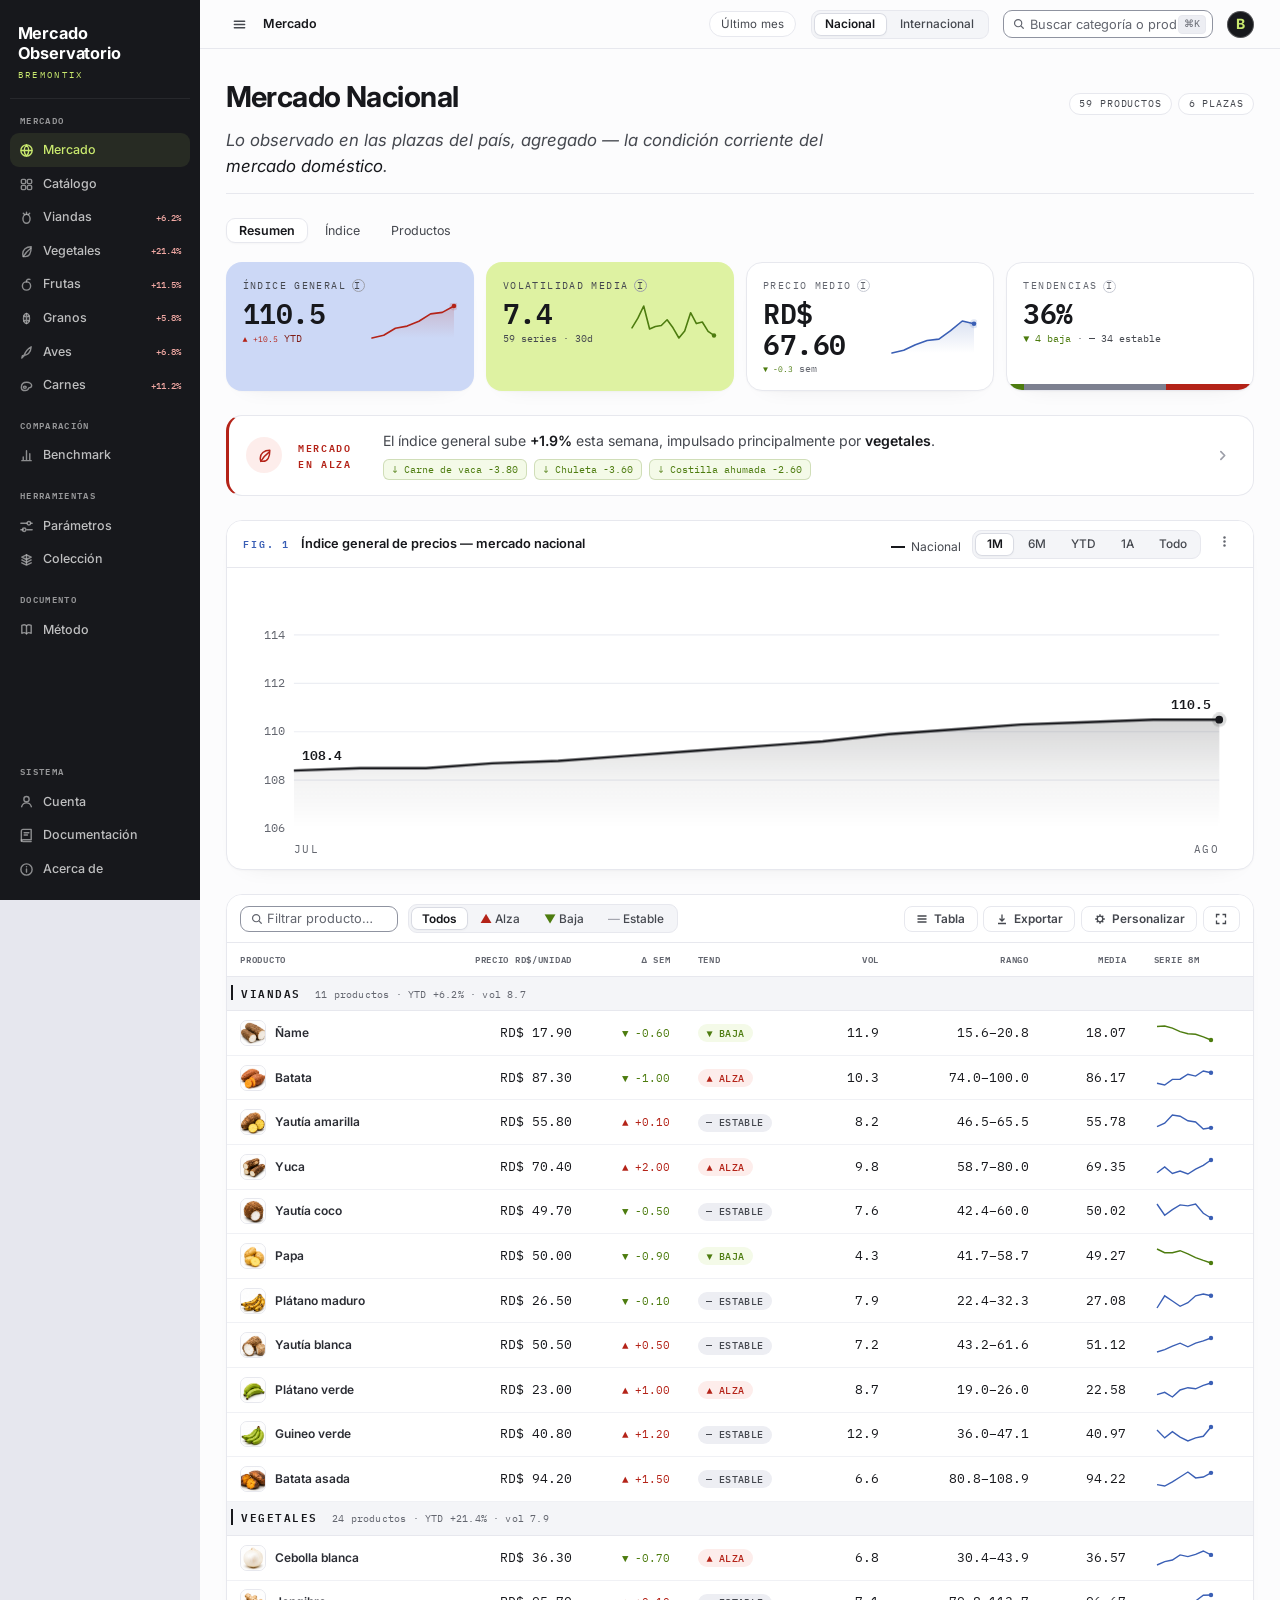
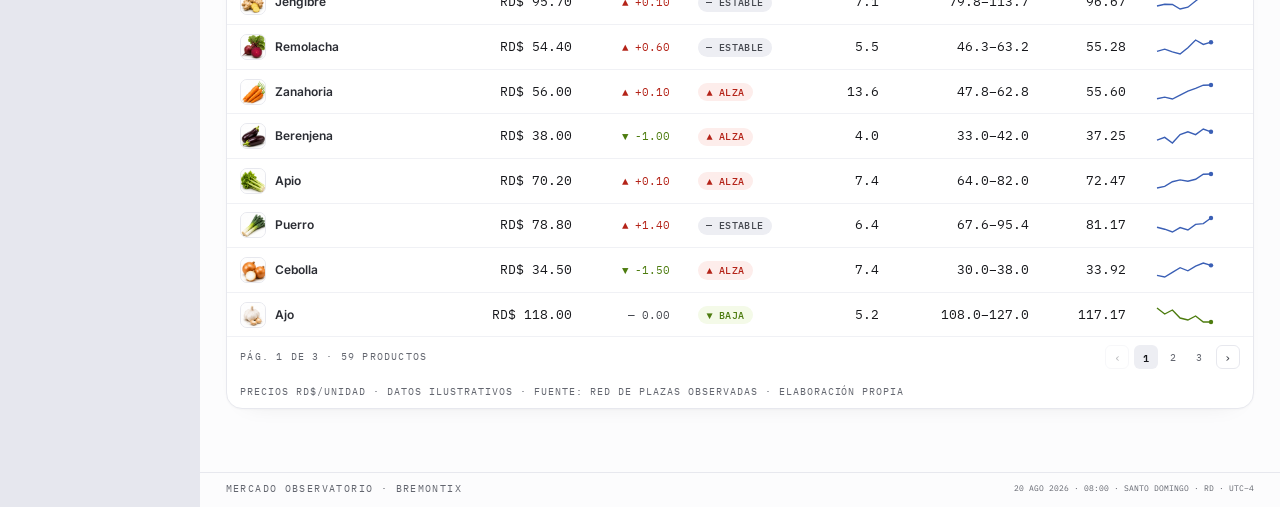
<file: modulo/market-monitor/index.html>
<!DOCTYPE html>
<html lang="es">
<head>
<meta charset="UTF-8">
<meta name="viewport" content="width=device-width, initial-scale=1.0">
<title>Mercado Observatorio — Bremontix</title>
<meta name="description" content="Instrumento de observación, representación y comparación de mercados agrícolas.">
<meta name="theme-color" content="#17181C">
<meta property="og:title" content="Mercado Observatorio — Bremontix">
<meta property="og:description" content="Instrumento de observación, representación y comparación de mercados agrícolas.">
<meta property="og:type" content="website">
<meta name="twitter:card" content="summary">
<link rel="icon" href="data:image/svg+xml,%3Csvg xmlns='http://www.w3.org/2000/svg' viewBox='0 0 32 32'%3E%3Crect width='32' height='32' rx='8' fill='%2317181C'/%3E%3Ctext x='16' y='22' text-anchor='middle' font-family='Inter,Helvetica,Arial,sans-serif' font-size='16' font-weight='700' fill='%23C9E96E'%3EB%3C/text%3E%3C/svg%3E">
<link rel="preconnect" href="https://fonts.googleapis.com">
<link rel="preconnect" href="https://fonts.gstatic.com" crossorigin>
<link href="https://fonts.googleapis.com/css2?family=Inter:wght@400..700&family=IBM+Plex+Mono:wght@400;500;600&display=swap" rel="stylesheet">
<link rel="stylesheet" href="css/styles.css">
</head>
<body>
<noscript><div style="max-width:640px;margin:3rem auto;padding:1.2rem 1.4rem;border:1px solid #e7e8ee;border-left:3px solid #d84a42;border-radius:14px;font-family:Inter,Arial,sans-serif;font-size:1rem;color:#17181c;background:#fff">El Mercado Observatorio requiere JavaScript — toda la representación de datos ocurre en el navegador. Habilítalo y recarga la página.</div></noscript>
<div class="app">
  <aside class="sidebar">
    <div class="brand">
      <span class="brand__glyph" aria-hidden="true">B</span>
      <div class="brand__text">
        <span class="brand__name">Mercado Observatorio</span>
        <span class="brand__sub">BREMONTIX</span>
      </div>
    </div>
    <nav class="snav" id="snav"></nav>
  </aside>
  <div class="frame">
    <header class="topbar">
      <div class="topbar__in">
        <div class="topbar__left">
          <button class="menubtn" id="menubtn" type="button" title="Colapsar menú" aria-label="Colapsar menú"><svg viewBox="0 0 16 16" aria-hidden="true"><path d="M2.5 4.5h11M2.5 8h11M2.5 11.5h11"/></svg></button>
          <div class="crumb" id="crumb"></div>
        </div>
        <div class="topbar__right">
          <span class="winchip" id="winchip" title="Ventana de datos — se configura en Herramientas"></span>
          <div class="seg" id="geoseg" role="group" aria-label="Geografía">
            <button class="seg__btn is-active" type="button" data-geo="nacional">Nacional</button>
            <button class="seg__btn" type="button" data-geo="internacional">Internacional</button>
          </div>
          <div class="search">
            <span class="search__glyph" aria-hidden="true"><svg viewBox="0 0 14 14"><circle cx="6" cy="6" r="4.2"/><path d="M9.2 9.2 12 12"/></svg></span>
            <input id="q" type="text" placeholder="Buscar categoría o producto…" autocomplete="off" spellcheck="false">
            <span class="search__chip" id="searchchip" hidden><span class="search__chip-label" id="searchchip__label"></span><button class="search__x" id="searchx" type="button" title="Quitar nivel · volver a Todos" aria-label="Quitar nivel de datos"><svg viewBox="0 0 10 10" aria-hidden="true"><path d="M2 2l6 6M8 2 2 8"/></svg></button></span>
            <span class="search__kbd">⌘K</span>
            <div class="searchdd" id="searchdd" role="listbox"></div>
          </div>
          <a class="idbtn" href="#/cuenta" title="Cuenta" aria-label="Cuenta">B</a>
        </div>
      </div>
      <span class="scrollprog" id="scrollprog" aria-hidden="true"></span>
    </header>
    <main class="view" id="view"></main>
    <footer class="appfoot">
      <div class="appfoot__in">
        <span>Mercado Observatorio · Bremontix</span>
        <span class="mono" id="footdate">20 AGO 2026 · 08:00 · Santo Domingo · RD · UTC−4</span>
      </div>
    </footer>
  </div>
</div>
<script src="js/data.js"></script>
<script src="js/app.js"></script>
</body>
</html>
</file>
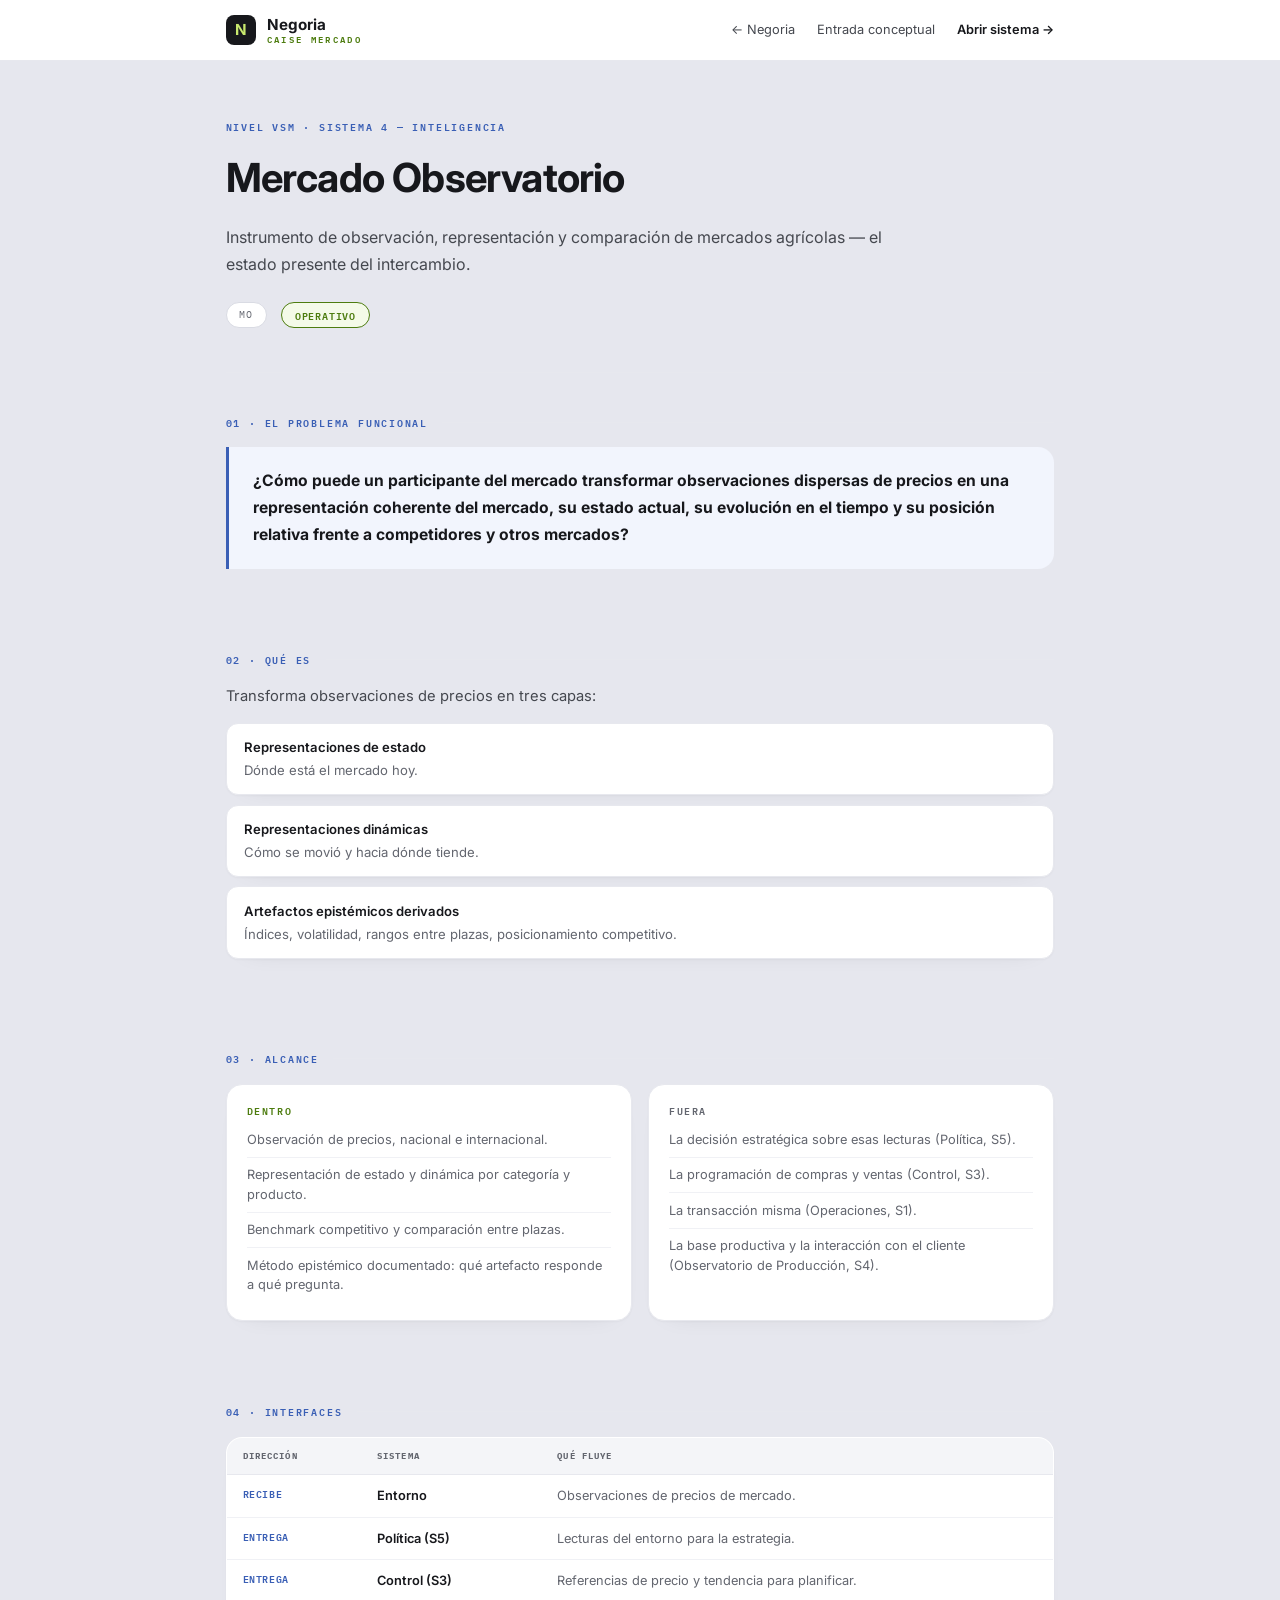
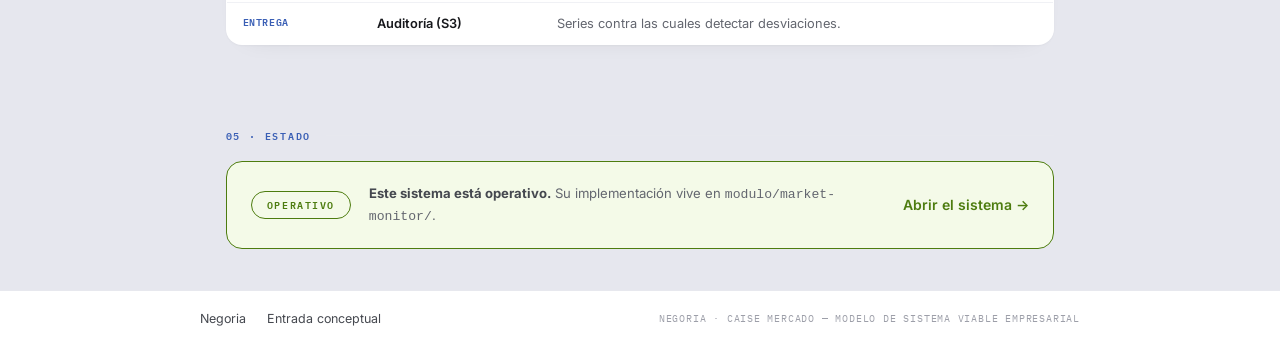
<file: modulo/mercado-observatorio/index.html>
<!DOCTYPE html>
<html lang="es">
<head>
<meta charset="UTF-8">
<meta name="viewport" content="width=device-width, initial-scale=1.0">
<title>Mercado Observatorio — Negoria · CAISE Mercado</title>
<meta name="description" content="Instrumento de observaci&oacute;n, representaci&oacute;n y comparaci&oacute;n de mercados agr&iacute;colas &mdash; el estado presente del intercambio.">
<meta name="theme-color" content="#17181C">
<link rel="icon" href="data:image/svg+xml,%3Csvg xmlns='http://www.w3.org/2000/svg' viewBox='0 0 32 32'%3E%3Crect width='32' height='32' rx='8' fill='%2317181C'/%3E%3Ctext x='16' y='22' text-anchor='middle' font-family='Inter,Helvetica,Arial,sans-serif' font-size='16' font-weight='700' fill='%23C9E96E'%3EN%3C/text%3E%3C/svg%3E">
<link rel="preconnect" href="https://fonts.googleapis.com">
<link rel="preconnect" href="https://fonts.gstatic.com" crossorigin>
<link href="https://fonts.googleapis.com/css2?family=Inter:wght@400..700&family=IBM+Plex+Mono:wght@400;500;600&display=swap" rel="stylesheet">
<style>
:root{
  --paper:#ffffff; --paper-2:#f4f5f8; --ink:#17181c; --ink-2:#45484f; --ink-3:#63666f; --ink-muted:#9d9fa9;
  --steel:#3a5fb5; --peri-tint:#f2f5fd; --lime:#c9e96e; --lime-deep:#4d7c0f; --lime-soft:#def2a2;
  --line:#e7e8ee; --line-2:#f0f1f5; --line-strong:#d9dbe3; --canvas:#e6e7ee; --navy:#17181c; --radius:16px;
  --sans:"Inter",-apple-system,BlinkMacSystemFont,"Segoe UI",Roboto,sans-serif;
  --mono:"IBM Plex Mono",Consolas,monospace;
  --shadow-card:0 1px 2px rgba(23,24,28,.03),0 10px 26px -22px rgba(23,24,28,.16);
}
*{box-sizing:border-box;margin:0;padding:0}
body{font-family:var(--sans);font-size:.875rem;line-height:1.5;color:var(--ink);background:var(--canvas);-webkit-font-smoothing:antialiased}
a{color:inherit}
.mono{font-family:var(--mono);font-variant-numeric:tabular-nums}
.wrap{max-width:880px;margin:0 auto;padding:0 1.6rem}
::selection{background:var(--lime-soft);color:var(--ink)}
.topbar{background:var(--paper);border-bottom:1px solid var(--line)}
.topbar__in{display:flex;align-items:center;justify-content:space-between;height:60px}
.brand{display:flex;align-items:center;gap:.7rem}
.brand__glyph{width:30px;height:30px;border-radius:8px;background:var(--navy);color:var(--lime);font-weight:700;font-size:.95rem;display:grid;place-items:center}
.brand__text{display:flex;flex-direction:column;line-height:1.15}
.brand__name{font-weight:700;font-size:.95rem}
.brand__sub{font-family:var(--mono);font-size:.56rem;letter-spacing:.26em;color:var(--lime-deep);font-weight:600}
.topnav{display:flex;align-items:center;gap:1.4rem}
.topnav a{font-size:.8rem;color:var(--ink-2);text-decoration:none}
.topnav a:hover{color:var(--ink)}
.topnav a.is-cta{color:var(--ink);font-weight:600}
.masthead{padding:3.6rem 0 2.8rem;border-bottom:1px solid var(--line)}
.eyebrow{font-family:var(--mono);font-size:.62rem;letter-spacing:.18em;text-transform:uppercase;font-weight:600;color:var(--steel)}
.masthead h1{font-size:clamp(1.8rem,4vw,2.5rem);font-weight:700;letter-spacing:-.02em;margin:.9rem 0 1rem}
.masthead .lead{font-size:1rem;line-height:1.7;color:var(--ink-2);max-width:680px}
.masthead .lead strong{color:var(--ink);font-weight:600}
.masthead__meta{display:flex;gap:.9rem;flex-wrap:wrap;margin-top:1.5rem}
.meta-pill{font-family:var(--mono);font-size:.6rem;letter-spacing:.08em;text-transform:uppercase;color:var(--ink-3);border:1px solid var(--line-strong);border-radius:999px;padding:.28rem .8rem;background:var(--paper)}
.meta-pill.is-live{color:var(--lime-deep);border-color:var(--lime-deep);background:#f4fae8;font-weight:600}
section{padding:2.6rem 0}
.figcap{display:flex;align-items:baseline;gap:.9rem;margin-bottom:1.1rem}
.figcap__tag{font-family:var(--mono);font-size:.62rem;letter-spacing:.18em;text-transform:uppercase;font-weight:600;color:var(--steel);white-space:nowrap}
.figcap__rule{flex:1;height:1px;background:var(--line);align-self:center}
.problem{background:var(--peri-tint);border-left:3px solid var(--steel);border-radius:0 var(--radius) var(--radius) 0;padding:1.3rem 1.5rem;font-size:.98rem;line-height:1.7;color:var(--ink-2)}
.problem strong{color:var(--ink)}
.defintro{font-size:.92rem;color:var(--ink-2);margin-bottom:1rem}
.deflist{list-style:none}
.deflist li{background:var(--paper);border:1px solid var(--line);border-radius:12px;padding:.85rem 1.1rem;margin-bottom:.6rem;font-size:.82rem;color:var(--ink-3);line-height:1.55;box-shadow:var(--shadow-card)}
.deflist li strong{display:block;color:var(--ink);font-weight:600;margin-bottom:.15rem}
.df-grid{display:grid;grid-template-columns:1fr 1fr;gap:1rem}
.df{background:var(--paper);border:1px solid var(--line);border-radius:var(--radius);padding:1.1rem 1.25rem;box-shadow:var(--shadow-card)}
.df h3{font-family:var(--mono);font-size:.62rem;letter-spacing:.16em;text-transform:uppercase;color:var(--ink-3);font-weight:600;margin-bottom:.8rem}
.df.is-in h3{color:var(--lime-deep)}
.df ul{list-style:none}
.df li{font-size:.8rem;color:var(--ink-3);line-height:1.55;padding:.45rem 0;border-top:1px solid var(--line-2)}
.df li:first-child{border-top:0;padding-top:0}
.ifaces{width:100%;border-collapse:collapse;background:var(--paper);border:1px solid var(--line);border-radius:var(--radius);overflow:hidden;box-shadow:var(--shadow-card)}
.ifaces th{font-family:var(--mono);font-size:.58rem;letter-spacing:.12em;text-transform:uppercase;color:var(--ink-3);text-align:left;padding:.7rem 1rem;background:var(--paper-2);border-bottom:1px solid var(--line)}
.ifaces td{font-size:.8rem;color:var(--ink-3);padding:.7rem 1rem;border-bottom:1px solid var(--line-2);vertical-align:top}
.ifaces tr:last-child td{border-bottom:0}
.ifaces td:first-child{font-family:var(--mono);font-size:.62rem;letter-spacing:.06em;text-transform:uppercase;color:var(--steel);font-weight:600;white-space:nowrap}
.ifaces td:nth-child(2){color:var(--ink);font-weight:600;white-space:nowrap}
.estado{border-radius:var(--radius);padding:1.3rem 1.5rem;display:flex;align-items:center;gap:1.1rem;flex-wrap:wrap}
.estado--soon{border:1px dashed var(--line-strong);background:var(--paper-2)}
.estado--live{border:1px solid var(--lime-deep);background:#f4fae8}
.estado__badge{font-family:var(--mono);font-size:.62rem;letter-spacing:.16em;text-transform:uppercase;font-weight:600;color:var(--ink-3);border:1px solid var(--line-strong);border-radius:999px;padding:.35rem .95rem;flex:0 0 auto}
.estado--live .estado__badge{color:var(--lime-deep);border-color:var(--lime-deep)}
.estado p{flex:1;font-size:.82rem;color:var(--ink-3);line-height:1.6;min-width:220px}
.estado p strong{color:var(--ink-2)}
.estado a{color:var(--lime-deep);font-weight:600;text-decoration:none;white-space:nowrap}
footer{border-top:1px solid var(--line);background:var(--paper)}
.foot__in{display:flex;align-items:center;justify-content:space-between;gap:1rem;padding:1.2rem 0;flex-wrap:wrap}
.foot__links{display:flex;gap:1.3rem}
.foot__links a{font-size:.78rem;color:var(--ink-2);text-decoration:none}
.foot__links a:hover{color:var(--ink)}
.foot__brand{font-family:var(--mono);font-size:.62rem;letter-spacing:.08em;color:var(--ink-muted)}
@media (max-width:680px){.df-grid{grid-template-columns:1fr}.topnav a:not(.is-cta){display:none}}
</style>
</head>
<body>

<header class="topbar">
  <div class="wrap topbar__in">
    <div class="brand">
      <span class="brand__glyph" aria-hidden="true">N</span>
      <div class="brand__text">
        <span class="brand__name">Negoria</span>
        <span class="brand__sub">CAISE MERCADO</span>
      </div>
    </div>
    <nav class="topnav">
      <a href="../../">&#8592; Negoria</a>
      <a href="../../spec/mercado-observatorio/spec.md">Entrada conceptual</a>
      <a class="is-cta" href="../market-monitor/index.html">Abrir sistema &#8594;</a>
    </nav>
  </div>
</header>

<div class="wrap">

  <section class="masthead">
    <div class="eyebrow">Nivel VSM &middot; Sistema 4 &mdash; Inteligencia</div>
    <h1>Mercado Observatorio</h1>
    <p class="lead">Instrumento de observaci&oacute;n, representaci&oacute;n y comparaci&oacute;n de mercados agr&iacute;colas &mdash; el estado presente del intercambio.</p>
    <div class="masthead__meta">
      <span class="meta-pill">MO</span>
      <span class="meta-pill is-live">Operativo</span>
    </div>
  </section>

  <section>
    <div class="figcap"><span class="figcap__tag">01 · El problema funcional</span><span class="figcap__rule"></span></div>
    <div class="problem"><strong>&iquest;C&oacute;mo puede un participante del mercado transformar observaciones dispersas de precios en una representaci&oacute;n coherente del mercado, su estado actual, su evoluci&oacute;n en el tiempo y su posici&oacute;n relativa frente a competidores y otros mercados?</strong></div>
  </section>

  <section>
    <div class="figcap"><span class="figcap__tag">02 · Qu&eacute; es</span><span class="figcap__rule"></span></div>
    <p class="defintro">Transforma observaciones de precios en tres capas:</p>
    <ul class="deflist">
            <li><strong>Representaciones de estado</strong>D&oacute;nde est&aacute; el mercado hoy.</li>
      <li><strong>Representaciones din&aacute;micas</strong>C&oacute;mo se movi&oacute; y hacia d&oacute;nde tiende.</li>
      <li><strong>Artefactos epist&eacute;micos derivados</strong>&Iacute;ndices, volatilidad, rangos entre plazas, posicionamiento competitivo.</li>
    </ul>
  </section>

  <section>
    <div class="figcap"><span class="figcap__tag">03 · Alcance</span><span class="figcap__rule"></span></div>
    <div class="df-grid">
      <div class="df is-in">
        <h3>Dentro</h3>
        <ul>
          <li>Observaci&oacute;n de precios, nacional e internacional.</li>
          <li>Representaci&oacute;n de estado y din&aacute;mica por categor&iacute;a y producto.</li>
          <li>Benchmark competitivo y comparaci&oacute;n entre plazas.</li>
          <li>M&eacute;todo epist&eacute;mico documentado: qu&eacute; artefacto responde a qu&eacute; pregunta.</li>
        </ul>
      </div>
      <div class="df">
        <h3>Fuera</h3>
        <ul>
          <li>La decisi&oacute;n estrat&eacute;gica sobre esas lecturas (Pol&iacute;tica, S5).</li>
          <li>La programaci&oacute;n de compras y ventas (Control, S3).</li>
          <li>La transacci&oacute;n misma (Operaciones, S1).</li>
          <li>La base productiva y la interacci&oacute;n con el cliente (Observatorio de Producci&oacute;n, S4).</li>
        </ul>
      </div>
    </div>
  </section>

  <section>
    <div class="figcap"><span class="figcap__tag">04 · Interfaces</span><span class="figcap__rule"></span></div>
    <table class="ifaces">
      <thead><tr><th>Direcci&oacute;n</th><th>Sistema</th><th>Qu&eacute; fluye</th></tr></thead>
      <tbody>
        <tr><td>Recibe</td><td>Entorno</td><td>Observaciones de precios de mercado.</td></tr>
        <tr><td>Entrega</td><td>Pol&iacute;tica (S5)</td><td>Lecturas del entorno para la estrategia.</td></tr>
        <tr><td>Entrega</td><td>Control (S3)</td><td>Referencias de precio y tendencia para planificar.</td></tr>
        <tr><td>Entrega</td><td>Auditor&iacute;a (S3)</td><td>Series contra las cuales detectar desviaciones.</td></tr>
      </tbody>
    </table>
  </section>

  <section>
    <div class="figcap"><span class="figcap__tag">05 · Estado</span><span class="figcap__rule"></span></div>
    <div class="estado estado--live">
      <span class="estado__badge">Operativo</span>
      <p><strong>Este sistema est&aacute; operativo.</strong> Su implementaci&oacute;n vive en <code>modulo/market-monitor/</code>.</p><a href="../market-monitor/index.html">Abrir el sistema &#8594;</a>
    </div>
  </section>

</div>

<footer>
  <div class="wrap foot__in">
    <div class="foot__links">
      <a href="../../">Negoria</a>
      <a href="../../spec/mercado-observatorio/spec.md">Entrada conceptual</a>
    </div>
    <span class="foot__brand">NEGORIA · CAISE MERCADO — MODELO DE SISTEMA VIABLE EMPRESARIAL</span>
  </div>
</footer>

</body>
</html>
</file>
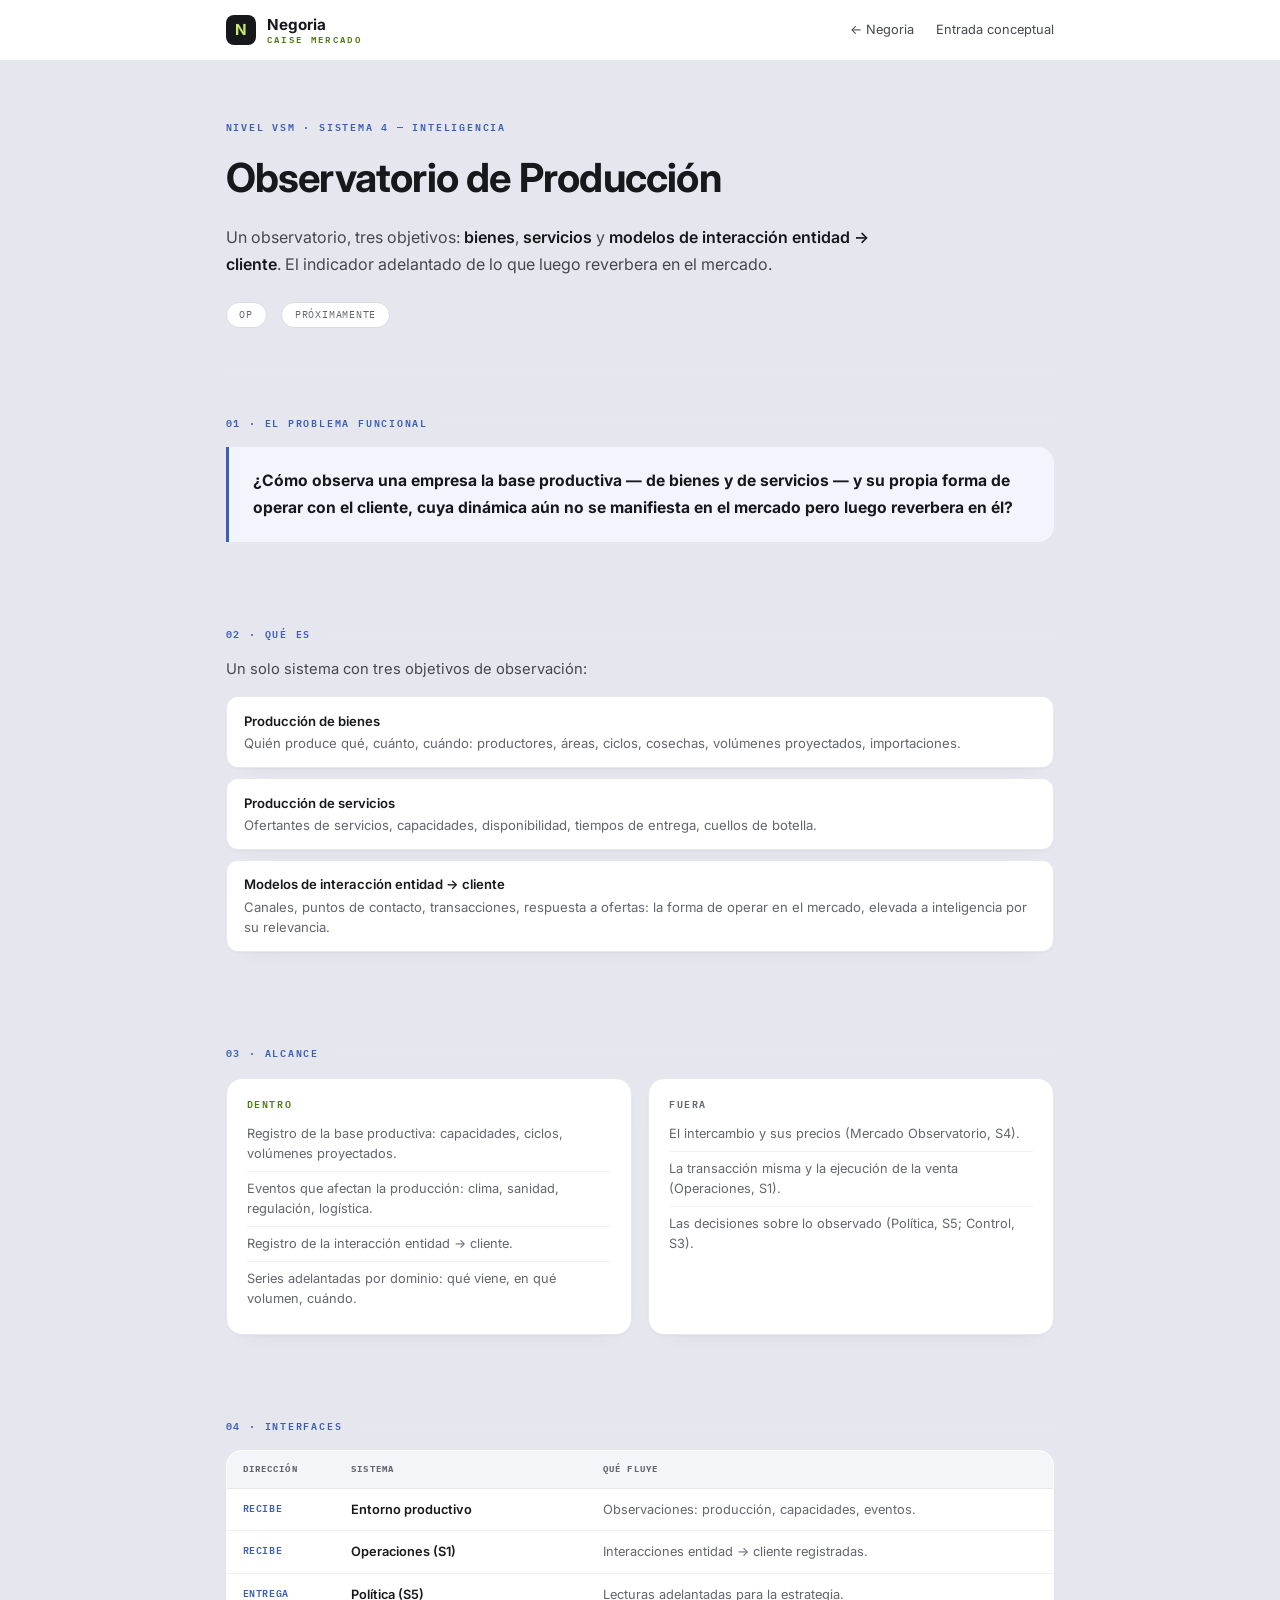
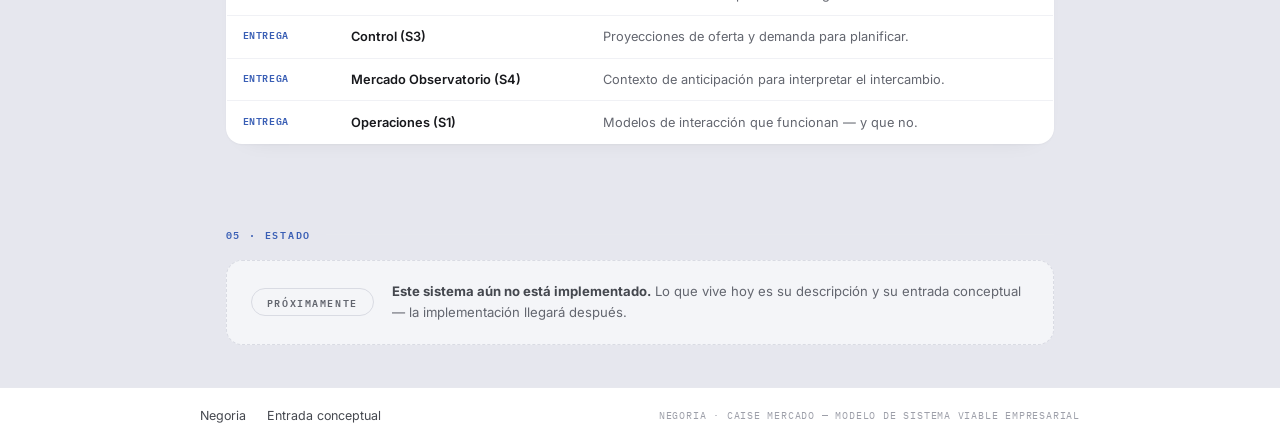
<file: modulo/observatorio-produccion/index.html>
<!DOCTYPE html>
<html lang="es">
<head>
<meta charset="UTF-8">
<meta name="viewport" content="width=device-width, initial-scale=1.0">
<title>Observatorio de Producción — Negoria · CAISE Mercado</title>
<meta name="description" content="Un observatorio, tres objetivos: <strong>bienes</strong>, <strong>servicios</strong> y <strong>modelos de interacci&oacute;n entidad &rarr; cliente</strong>. El indicador adelantado de lo que luego reverbera en el mercado.">
<meta name="theme-color" content="#17181C">
<link rel="icon" href="data:image/svg+xml,%3Csvg xmlns='http://www.w3.org/2000/svg' viewBox='0 0 32 32'%3E%3Crect width='32' height='32' rx='8' fill='%2317181C'/%3E%3Ctext x='16' y='22' text-anchor='middle' font-family='Inter,Helvetica,Arial,sans-serif' font-size='16' font-weight='700' fill='%23C9E96E'%3EN%3C/text%3E%3C/svg%3E">
<link rel="preconnect" href="https://fonts.googleapis.com">
<link rel="preconnect" href="https://fonts.gstatic.com" crossorigin>
<link href="https://fonts.googleapis.com/css2?family=Inter:wght@400..700&family=IBM+Plex+Mono:wght@400;500;600&display=swap" rel="stylesheet">
<style>
:root{
  --paper:#ffffff; --paper-2:#f4f5f8; --ink:#17181c; --ink-2:#45484f; --ink-3:#63666f; --ink-muted:#9d9fa9;
  --steel:#3a5fb5; --peri-tint:#f2f5fd; --lime:#c9e96e; --lime-deep:#4d7c0f; --lime-soft:#def2a2;
  --line:#e7e8ee; --line-2:#f0f1f5; --line-strong:#d9dbe3; --canvas:#e6e7ee; --navy:#17181c; --radius:16px;
  --sans:"Inter",-apple-system,BlinkMacSystemFont,"Segoe UI",Roboto,sans-serif;
  --mono:"IBM Plex Mono",Consolas,monospace;
  --shadow-card:0 1px 2px rgba(23,24,28,.03),0 10px 26px -22px rgba(23,24,28,.16);
}
*{box-sizing:border-box;margin:0;padding:0}
body{font-family:var(--sans);font-size:.875rem;line-height:1.5;color:var(--ink);background:var(--canvas);-webkit-font-smoothing:antialiased}
a{color:inherit}
.mono{font-family:var(--mono);font-variant-numeric:tabular-nums}
.wrap{max-width:880px;margin:0 auto;padding:0 1.6rem}
::selection{background:var(--lime-soft);color:var(--ink)}
.topbar{background:var(--paper);border-bottom:1px solid var(--line)}
.topbar__in{display:flex;align-items:center;justify-content:space-between;height:60px}
.brand{display:flex;align-items:center;gap:.7rem}
.brand__glyph{width:30px;height:30px;border-radius:8px;background:var(--navy);color:var(--lime);font-weight:700;font-size:.95rem;display:grid;place-items:center}
.brand__text{display:flex;flex-direction:column;line-height:1.15}
.brand__name{font-weight:700;font-size:.95rem}
.brand__sub{font-family:var(--mono);font-size:.56rem;letter-spacing:.26em;color:var(--lime-deep);font-weight:600}
.topnav{display:flex;align-items:center;gap:1.4rem}
.topnav a{font-size:.8rem;color:var(--ink-2);text-decoration:none}
.topnav a:hover{color:var(--ink)}
.topnav a.is-cta{color:var(--ink);font-weight:600}
.masthead{padding:3.6rem 0 2.8rem;border-bottom:1px solid var(--line)}
.eyebrow{font-family:var(--mono);font-size:.62rem;letter-spacing:.18em;text-transform:uppercase;font-weight:600;color:var(--steel)}
.masthead h1{font-size:clamp(1.8rem,4vw,2.5rem);font-weight:700;letter-spacing:-.02em;margin:.9rem 0 1rem}
.masthead .lead{font-size:1rem;line-height:1.7;color:var(--ink-2);max-width:680px}
.masthead .lead strong{color:var(--ink);font-weight:600}
.masthead__meta{display:flex;gap:.9rem;flex-wrap:wrap;margin-top:1.5rem}
.meta-pill{font-family:var(--mono);font-size:.6rem;letter-spacing:.08em;text-transform:uppercase;color:var(--ink-3);border:1px solid var(--line-strong);border-radius:999px;padding:.28rem .8rem;background:var(--paper)}
.meta-pill.is-live{color:var(--lime-deep);border-color:var(--lime-deep);background:#f4fae8;font-weight:600}
section{padding:2.6rem 0}
.figcap{display:flex;align-items:baseline;gap:.9rem;margin-bottom:1.1rem}
.figcap__tag{font-family:var(--mono);font-size:.62rem;letter-spacing:.18em;text-transform:uppercase;font-weight:600;color:var(--steel);white-space:nowrap}
.figcap__rule{flex:1;height:1px;background:var(--line);align-self:center}
.problem{background:var(--peri-tint);border-left:3px solid var(--steel);border-radius:0 var(--radius) var(--radius) 0;padding:1.3rem 1.5rem;font-size:.98rem;line-height:1.7;color:var(--ink-2)}
.problem strong{color:var(--ink)}
.defintro{font-size:.92rem;color:var(--ink-2);margin-bottom:1rem}
.deflist{list-style:none}
.deflist li{background:var(--paper);border:1px solid var(--line);border-radius:12px;padding:.85rem 1.1rem;margin-bottom:.6rem;font-size:.82rem;color:var(--ink-3);line-height:1.55;box-shadow:var(--shadow-card)}
.deflist li strong{display:block;color:var(--ink);font-weight:600;margin-bottom:.15rem}
.df-grid{display:grid;grid-template-columns:1fr 1fr;gap:1rem}
.df{background:var(--paper);border:1px solid var(--line);border-radius:var(--radius);padding:1.1rem 1.25rem;box-shadow:var(--shadow-card)}
.df h3{font-family:var(--mono);font-size:.62rem;letter-spacing:.16em;text-transform:uppercase;color:var(--ink-3);font-weight:600;margin-bottom:.8rem}
.df.is-in h3{color:var(--lime-deep)}
.df ul{list-style:none}
.df li{font-size:.8rem;color:var(--ink-3);line-height:1.55;padding:.45rem 0;border-top:1px solid var(--line-2)}
.df li:first-child{border-top:0;padding-top:0}
.ifaces{width:100%;border-collapse:collapse;background:var(--paper);border:1px solid var(--line);border-radius:var(--radius);overflow:hidden;box-shadow:var(--shadow-card)}
.ifaces th{font-family:var(--mono);font-size:.58rem;letter-spacing:.12em;text-transform:uppercase;color:var(--ink-3);text-align:left;padding:.7rem 1rem;background:var(--paper-2);border-bottom:1px solid var(--line)}
.ifaces td{font-size:.8rem;color:var(--ink-3);padding:.7rem 1rem;border-bottom:1px solid var(--line-2);vertical-align:top}
.ifaces tr:last-child td{border-bottom:0}
.ifaces td:first-child{font-family:var(--mono);font-size:.62rem;letter-spacing:.06em;text-transform:uppercase;color:var(--steel);font-weight:600;white-space:nowrap}
.ifaces td:nth-child(2){color:var(--ink);font-weight:600;white-space:nowrap}
.estado{border-radius:var(--radius);padding:1.3rem 1.5rem;display:flex;align-items:center;gap:1.1rem;flex-wrap:wrap}
.estado--soon{border:1px dashed var(--line-strong);background:var(--paper-2)}
.estado--live{border:1px solid var(--lime-deep);background:#f4fae8}
.estado__badge{font-family:var(--mono);font-size:.62rem;letter-spacing:.16em;text-transform:uppercase;font-weight:600;color:var(--ink-3);border:1px solid var(--line-strong);border-radius:999px;padding:.35rem .95rem;flex:0 0 auto}
.estado--live .estado__badge{color:var(--lime-deep);border-color:var(--lime-deep)}
.estado p{flex:1;font-size:.82rem;color:var(--ink-3);line-height:1.6;min-width:220px}
.estado p strong{color:var(--ink-2)}
.estado a{color:var(--lime-deep);font-weight:600;text-decoration:none;white-space:nowrap}
footer{border-top:1px solid var(--line);background:var(--paper)}
.foot__in{display:flex;align-items:center;justify-content:space-between;gap:1rem;padding:1.2rem 0;flex-wrap:wrap}
.foot__links{display:flex;gap:1.3rem}
.foot__links a{font-size:.78rem;color:var(--ink-2);text-decoration:none}
.foot__links a:hover{color:var(--ink)}
.foot__brand{font-family:var(--mono);font-size:.62rem;letter-spacing:.08em;color:var(--ink-muted)}
@media (max-width:680px){.df-grid{grid-template-columns:1fr}.topnav a:not(.is-cta){display:none}}
</style>
</head>
<body>

<header class="topbar">
  <div class="wrap topbar__in">
    <div class="brand">
      <span class="brand__glyph" aria-hidden="true">N</span>
      <div class="brand__text">
        <span class="brand__name">Negoria</span>
        <span class="brand__sub">CAISE MERCADO</span>
      </div>
    </div>
    <nav class="topnav">
      <a href="../../">&#8592; Negoria</a>
      <a href="../../spec/observatorio-produccion/spec.md">Entrada conceptual</a>
      
    </nav>
  </div>
</header>

<div class="wrap">

  <section class="masthead">
    <div class="eyebrow">Nivel VSM &middot; Sistema 4 &mdash; Inteligencia</div>
    <h1>Observatorio de Producci&oacute;n</h1>
    <p class="lead">Un observatorio, tres objetivos: <strong>bienes</strong>, <strong>servicios</strong> y <strong>modelos de interacci&oacute;n entidad &rarr; cliente</strong>. El indicador adelantado de lo que luego reverbera en el mercado.</p>
    <div class="masthead__meta">
      <span class="meta-pill">OP</span>
      <span class="meta-pill">Pr&oacute;ximamente</span>
    </div>
  </section>

  <section>
    <div class="figcap"><span class="figcap__tag">01 · El problema funcional</span><span class="figcap__rule"></span></div>
    <div class="problem"><strong>&iquest;C&oacute;mo observa una empresa la base productiva &mdash; de bienes y de servicios &mdash; y su propia forma de operar con el cliente, cuya din&aacute;mica a&uacute;n no se manifiesta en el mercado pero luego reverbera en &eacute;l?</strong></div>
  </section>

  <section>
    <div class="figcap"><span class="figcap__tag">02 · Qu&eacute; es</span><span class="figcap__rule"></span></div>
    <p class="defintro">Un solo sistema con tres objetivos de observaci&oacute;n:</p>
    <ul class="deflist">
            <li><strong>Producci&oacute;n de bienes</strong>Qui&eacute;n produce qu&eacute;, cu&aacute;nto, cu&aacute;ndo: productores, &aacute;reas, ciclos, cosechas, vol&uacute;menes proyectados, importaciones.</li>
      <li><strong>Producci&oacute;n de servicios</strong>Ofertantes de servicios, capacidades, disponibilidad, tiempos de entrega, cuellos de botella.</li>
      <li><strong>Modelos de interacci&oacute;n entidad &rarr; cliente</strong>Canales, puntos de contacto, transacciones, respuesta a ofertas: la forma de operar en el mercado, elevada a inteligencia por su relevancia.</li>
    </ul>
  </section>

  <section>
    <div class="figcap"><span class="figcap__tag">03 · Alcance</span><span class="figcap__rule"></span></div>
    <div class="df-grid">
      <div class="df is-in">
        <h3>Dentro</h3>
        <ul>
          <li>Registro de la base productiva: capacidades, ciclos, vol&uacute;menes proyectados.</li>
          <li>Eventos que afectan la producci&oacute;n: clima, sanidad, regulaci&oacute;n, log&iacute;stica.</li>
          <li>Registro de la interacci&oacute;n entidad &rarr; cliente.</li>
          <li>Series adelantadas por dominio: qu&eacute; viene, en qu&eacute; volumen, cu&aacute;ndo.</li>
        </ul>
      </div>
      <div class="df">
        <h3>Fuera</h3>
        <ul>
          <li>El intercambio y sus precios (Mercado Observatorio, S4).</li>
          <li>La transacci&oacute;n misma y la ejecuci&oacute;n de la venta (Operaciones, S1).</li>
          <li>Las decisiones sobre lo observado (Pol&iacute;tica, S5; Control, S3).</li>
        </ul>
      </div>
    </div>
  </section>

  <section>
    <div class="figcap"><span class="figcap__tag">04 · Interfaces</span><span class="figcap__rule"></span></div>
    <table class="ifaces">
      <thead><tr><th>Direcci&oacute;n</th><th>Sistema</th><th>Qu&eacute; fluye</th></tr></thead>
      <tbody>
        <tr><td>Recibe</td><td>Entorno productivo</td><td>Observaciones: producci&oacute;n, capacidades, eventos.</td></tr>
        <tr><td>Recibe</td><td>Operaciones (S1)</td><td>Interacciones entidad &rarr; cliente registradas.</td></tr>
        <tr><td>Entrega</td><td>Pol&iacute;tica (S5)</td><td>Lecturas adelantadas para la estrategia.</td></tr>
        <tr><td>Entrega</td><td>Control (S3)</td><td>Proyecciones de oferta y demanda para planificar.</td></tr>
        <tr><td>Entrega</td><td>Mercado Observatorio (S4)</td><td>Contexto de anticipaci&oacute;n para interpretar el intercambio.</td></tr>
        <tr><td>Entrega</td><td>Operaciones (S1)</td><td>Modelos de interacci&oacute;n que funcionan &mdash; y que no.</td></tr>
      </tbody>
    </table>
  </section>

  <section>
    <div class="figcap"><span class="figcap__tag">05 · Estado</span><span class="figcap__rule"></span></div>
    <div class="estado estado--soon">
      <span class="estado__badge">Pr&oacute;ximamente</span>
      <p><strong>Este sistema a&uacute;n no est&aacute; implementado.</strong> Lo que vive hoy es su descripci&oacute;n y su entrada conceptual &mdash; la implementaci&oacute;n llegar&aacute; despu&eacute;s.</p>
    </div>
  </section>

</div>

<footer>
  <div class="wrap foot__in">
    <div class="foot__links">
      <a href="../../">Negoria</a>
      <a href="../../spec/observatorio-produccion/spec.md">Entrada conceptual</a>
    </div>
    <span class="foot__brand">NEGORIA · CAISE MERCADO — MODELO DE SISTEMA VIABLE EMPRESARIAL</span>
  </div>
</footer>

</body>
</html>
</file>
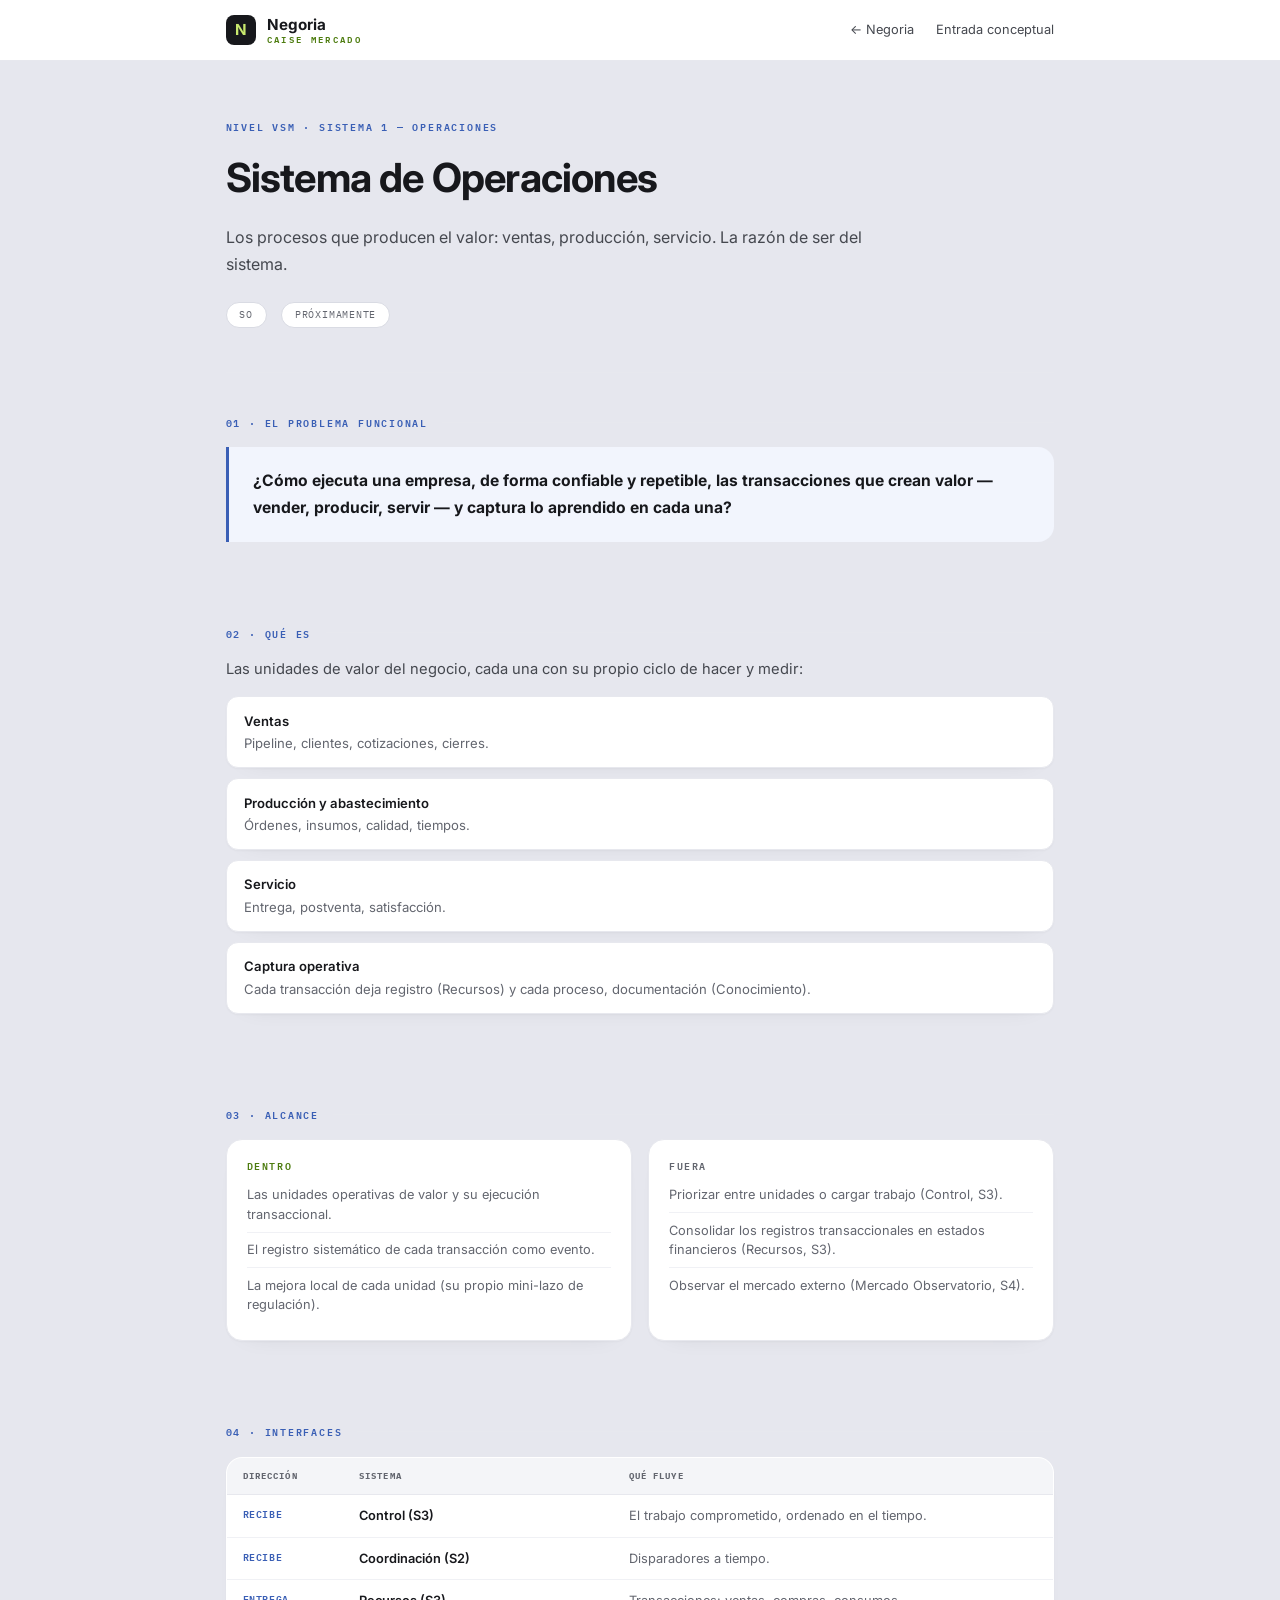
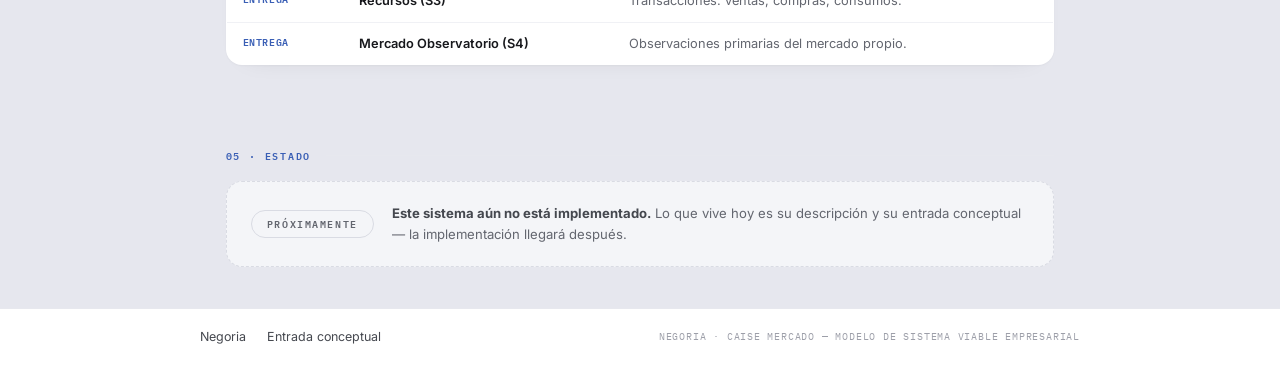
<file: modulo/operaciones/index.html>
<!DOCTYPE html>
<html lang="es">
<head>
<meta charset="UTF-8">
<meta name="viewport" content="width=device-width, initial-scale=1.0">
<title>Sistema de Operaciones — Negoria · CAISE Mercado</title>
<meta name="description" content="Los procesos que producen el valor: ventas, producci&oacute;n, servicio. La raz&oacute;n de ser del sistema.">
<meta name="theme-color" content="#17181C">
<link rel="icon" href="data:image/svg+xml,%3Csvg xmlns='http://www.w3.org/2000/svg' viewBox='0 0 32 32'%3E%3Crect width='32' height='32' rx='8' fill='%2317181C'/%3E%3Ctext x='16' y='22' text-anchor='middle' font-family='Inter,Helvetica,Arial,sans-serif' font-size='16' font-weight='700' fill='%23C9E96E'%3EN%3C/text%3E%3C/svg%3E">
<link rel="preconnect" href="https://fonts.googleapis.com">
<link rel="preconnect" href="https://fonts.gstatic.com" crossorigin>
<link href="https://fonts.googleapis.com/css2?family=Inter:wght@400..700&family=IBM+Plex+Mono:wght@400;500;600&display=swap" rel="stylesheet">
<style>
:root{
  --paper:#ffffff; --paper-2:#f4f5f8; --ink:#17181c; --ink-2:#45484f; --ink-3:#63666f; --ink-muted:#9d9fa9;
  --steel:#3a5fb5; --peri-tint:#f2f5fd; --lime:#c9e96e; --lime-deep:#4d7c0f; --lime-soft:#def2a2;
  --line:#e7e8ee; --line-2:#f0f1f5; --line-strong:#d9dbe3; --canvas:#e6e7ee; --navy:#17181c; --radius:16px;
  --sans:"Inter",-apple-system,BlinkMacSystemFont,"Segoe UI",Roboto,sans-serif;
  --mono:"IBM Plex Mono",Consolas,monospace;
  --shadow-card:0 1px 2px rgba(23,24,28,.03),0 10px 26px -22px rgba(23,24,28,.16);
}
*{box-sizing:border-box;margin:0;padding:0}
body{font-family:var(--sans);font-size:.875rem;line-height:1.5;color:var(--ink);background:var(--canvas);-webkit-font-smoothing:antialiased}
a{color:inherit}
.mono{font-family:var(--mono);font-variant-numeric:tabular-nums}
.wrap{max-width:880px;margin:0 auto;padding:0 1.6rem}
::selection{background:var(--lime-soft);color:var(--ink)}
.topbar{background:var(--paper);border-bottom:1px solid var(--line)}
.topbar__in{display:flex;align-items:center;justify-content:space-between;height:60px}
.brand{display:flex;align-items:center;gap:.7rem}
.brand__glyph{width:30px;height:30px;border-radius:8px;background:var(--navy);color:var(--lime);font-weight:700;font-size:.95rem;display:grid;place-items:center}
.brand__text{display:flex;flex-direction:column;line-height:1.15}
.brand__name{font-weight:700;font-size:.95rem}
.brand__sub{font-family:var(--mono);font-size:.56rem;letter-spacing:.26em;color:var(--lime-deep);font-weight:600}
.topnav{display:flex;align-items:center;gap:1.4rem}
.topnav a{font-size:.8rem;color:var(--ink-2);text-decoration:none}
.topnav a:hover{color:var(--ink)}
.topnav a.is-cta{color:var(--ink);font-weight:600}
.masthead{padding:3.6rem 0 2.8rem;border-bottom:1px solid var(--line)}
.eyebrow{font-family:var(--mono);font-size:.62rem;letter-spacing:.18em;text-transform:uppercase;font-weight:600;color:var(--steel)}
.masthead h1{font-size:clamp(1.8rem,4vw,2.5rem);font-weight:700;letter-spacing:-.02em;margin:.9rem 0 1rem}
.masthead .lead{font-size:1rem;line-height:1.7;color:var(--ink-2);max-width:680px}
.masthead .lead strong{color:var(--ink);font-weight:600}
.masthead__meta{display:flex;gap:.9rem;flex-wrap:wrap;margin-top:1.5rem}
.meta-pill{font-family:var(--mono);font-size:.6rem;letter-spacing:.08em;text-transform:uppercase;color:var(--ink-3);border:1px solid var(--line-strong);border-radius:999px;padding:.28rem .8rem;background:var(--paper)}
.meta-pill.is-live{color:var(--lime-deep);border-color:var(--lime-deep);background:#f4fae8;font-weight:600}
section{padding:2.6rem 0}
.figcap{display:flex;align-items:baseline;gap:.9rem;margin-bottom:1.1rem}
.figcap__tag{font-family:var(--mono);font-size:.62rem;letter-spacing:.18em;text-transform:uppercase;font-weight:600;color:var(--steel);white-space:nowrap}
.figcap__rule{flex:1;height:1px;background:var(--line);align-self:center}
.problem{background:var(--peri-tint);border-left:3px solid var(--steel);border-radius:0 var(--radius) var(--radius) 0;padding:1.3rem 1.5rem;font-size:.98rem;line-height:1.7;color:var(--ink-2)}
.problem strong{color:var(--ink)}
.defintro{font-size:.92rem;color:var(--ink-2);margin-bottom:1rem}
.deflist{list-style:none}
.deflist li{background:var(--paper);border:1px solid var(--line);border-radius:12px;padding:.85rem 1.1rem;margin-bottom:.6rem;font-size:.82rem;color:var(--ink-3);line-height:1.55;box-shadow:var(--shadow-card)}
.deflist li strong{display:block;color:var(--ink);font-weight:600;margin-bottom:.15rem}
.df-grid{display:grid;grid-template-columns:1fr 1fr;gap:1rem}
.df{background:var(--paper);border:1px solid var(--line);border-radius:var(--radius);padding:1.1rem 1.25rem;box-shadow:var(--shadow-card)}
.df h3{font-family:var(--mono);font-size:.62rem;letter-spacing:.16em;text-transform:uppercase;color:var(--ink-3);font-weight:600;margin-bottom:.8rem}
.df.is-in h3{color:var(--lime-deep)}
.df ul{list-style:none}
.df li{font-size:.8rem;color:var(--ink-3);line-height:1.55;padding:.45rem 0;border-top:1px solid var(--line-2)}
.df li:first-child{border-top:0;padding-top:0}
.ifaces{width:100%;border-collapse:collapse;background:var(--paper);border:1px solid var(--line);border-radius:var(--radius);overflow:hidden;box-shadow:var(--shadow-card)}
.ifaces th{font-family:var(--mono);font-size:.58rem;letter-spacing:.12em;text-transform:uppercase;color:var(--ink-3);text-align:left;padding:.7rem 1rem;background:var(--paper-2);border-bottom:1px solid var(--line)}
.ifaces td{font-size:.8rem;color:var(--ink-3);padding:.7rem 1rem;border-bottom:1px solid var(--line-2);vertical-align:top}
.ifaces tr:last-child td{border-bottom:0}
.ifaces td:first-child{font-family:var(--mono);font-size:.62rem;letter-spacing:.06em;text-transform:uppercase;color:var(--steel);font-weight:600;white-space:nowrap}
.ifaces td:nth-child(2){color:var(--ink);font-weight:600;white-space:nowrap}
.estado{border-radius:var(--radius);padding:1.3rem 1.5rem;display:flex;align-items:center;gap:1.1rem;flex-wrap:wrap}
.estado--soon{border:1px dashed var(--line-strong);background:var(--paper-2)}
.estado--live{border:1px solid var(--lime-deep);background:#f4fae8}
.estado__badge{font-family:var(--mono);font-size:.62rem;letter-spacing:.16em;text-transform:uppercase;font-weight:600;color:var(--ink-3);border:1px solid var(--line-strong);border-radius:999px;padding:.35rem .95rem;flex:0 0 auto}
.estado--live .estado__badge{color:var(--lime-deep);border-color:var(--lime-deep)}
.estado p{flex:1;font-size:.82rem;color:var(--ink-3);line-height:1.6;min-width:220px}
.estado p strong{color:var(--ink-2)}
.estado a{color:var(--lime-deep);font-weight:600;text-decoration:none;white-space:nowrap}
footer{border-top:1px solid var(--line);background:var(--paper)}
.foot__in{display:flex;align-items:center;justify-content:space-between;gap:1rem;padding:1.2rem 0;flex-wrap:wrap}
.foot__links{display:flex;gap:1.3rem}
.foot__links a{font-size:.78rem;color:var(--ink-2);text-decoration:none}
.foot__links a:hover{color:var(--ink)}
.foot__brand{font-family:var(--mono);font-size:.62rem;letter-spacing:.08em;color:var(--ink-muted)}
@media (max-width:680px){.df-grid{grid-template-columns:1fr}.topnav a:not(.is-cta){display:none}}
</style>
</head>
<body>

<header class="topbar">
  <div class="wrap topbar__in">
    <div class="brand">
      <span class="brand__glyph" aria-hidden="true">N</span>
      <div class="brand__text">
        <span class="brand__name">Negoria</span>
        <span class="brand__sub">CAISE MERCADO</span>
      </div>
    </div>
    <nav class="topnav">
      <a href="../../">&#8592; Negoria</a>
      <a href="../../spec/operaciones/spec.md">Entrada conceptual</a>
      
    </nav>
  </div>
</header>

<div class="wrap">

  <section class="masthead">
    <div class="eyebrow">Nivel VSM &middot; Sistema 1 &mdash; Operaciones</div>
    <h1>Sistema de Operaciones</h1>
    <p class="lead">Los procesos que producen el valor: ventas, producci&oacute;n, servicio. La raz&oacute;n de ser del sistema.</p>
    <div class="masthead__meta">
      <span class="meta-pill">SO</span>
      <span class="meta-pill">Pr&oacute;ximamente</span>
    </div>
  </section>

  <section>
    <div class="figcap"><span class="figcap__tag">01 · El problema funcional</span><span class="figcap__rule"></span></div>
    <div class="problem"><strong>&iquest;C&oacute;mo ejecuta una empresa, de forma confiable y repetible, las transacciones que crean valor &mdash; vender, producir, servir &mdash; y captura lo aprendido en cada una?</strong></div>
  </section>

  <section>
    <div class="figcap"><span class="figcap__tag">02 · Qu&eacute; es</span><span class="figcap__rule"></span></div>
    <p class="defintro">Las unidades de valor del negocio, cada una con su propio ciclo de hacer y medir:</p>
    <ul class="deflist">
            <li><strong>Ventas</strong>Pipeline, clientes, cotizaciones, cierres.</li>
      <li><strong>Producci&oacute;n y abastecimiento</strong>&Oacute;rdenes, insumos, calidad, tiempos.</li>
      <li><strong>Servicio</strong>Entrega, postventa, satisfacci&oacute;n.</li>
      <li><strong>Captura operativa</strong>Cada transacci&oacute;n deja registro (Recursos) y cada proceso, documentaci&oacute;n (Conocimiento).</li>
    </ul>
  </section>

  <section>
    <div class="figcap"><span class="figcap__tag">03 · Alcance</span><span class="figcap__rule"></span></div>
    <div class="df-grid">
      <div class="df is-in">
        <h3>Dentro</h3>
        <ul>
          <li>Las unidades operativas de valor y su ejecuci&oacute;n transaccional.</li>
          <li>El registro sistem&aacute;tico de cada transacci&oacute;n como evento.</li>
          <li>La mejora local de cada unidad (su propio mini-lazo de regulaci&oacute;n).</li>
        </ul>
      </div>
      <div class="df">
        <h3>Fuera</h3>
        <ul>
          <li>Priorizar entre unidades o cargar trabajo (Control, S3).</li>
          <li>Consolidar los registros transaccionales en estados financieros (Recursos, S3).</li>
          <li>Observar el mercado externo (Mercado Observatorio, S4).</li>
        </ul>
      </div>
    </div>
  </section>

  <section>
    <div class="figcap"><span class="figcap__tag">04 · Interfaces</span><span class="figcap__rule"></span></div>
    <table class="ifaces">
      <thead><tr><th>Direcci&oacute;n</th><th>Sistema</th><th>Qu&eacute; fluye</th></tr></thead>
      <tbody>
        <tr><td>Recibe</td><td>Control (S3)</td><td>El trabajo comprometido, ordenado en el tiempo.</td></tr>
        <tr><td>Recibe</td><td>Coordinaci&oacute;n (S2)</td><td>Disparadores a tiempo.</td></tr>
        <tr><td>Entrega</td><td>Recursos (S3)</td><td>Transacciones: ventas, compras, consumos.</td></tr>
        <tr><td>Entrega</td><td>Mercado Observatorio (S4)</td><td>Observaciones primarias del mercado propio.</td></tr>
      </tbody>
    </table>
  </section>

  <section>
    <div class="figcap"><span class="figcap__tag">05 · Estado</span><span class="figcap__rule"></span></div>
    <div class="estado estado--soon">
      <span class="estado__badge">Pr&oacute;ximamente</span>
      <p><strong>Este sistema a&uacute;n no est&aacute; implementado.</strong> Lo que vive hoy es su descripci&oacute;n y su entrada conceptual &mdash; la implementaci&oacute;n llegar&aacute; despu&eacute;s.</p>
    </div>
  </section>

</div>

<footer>
  <div class="wrap foot__in">
    <div class="foot__links">
      <a href="../../">Negoria</a>
      <a href="../../spec/operaciones/spec.md">Entrada conceptual</a>
    </div>
    <span class="foot__brand">NEGORIA · CAISE MERCADO — MODELO DE SISTEMA VIABLE EMPRESARIAL</span>
  </div>
</footer>

</body>
</html>
</file>
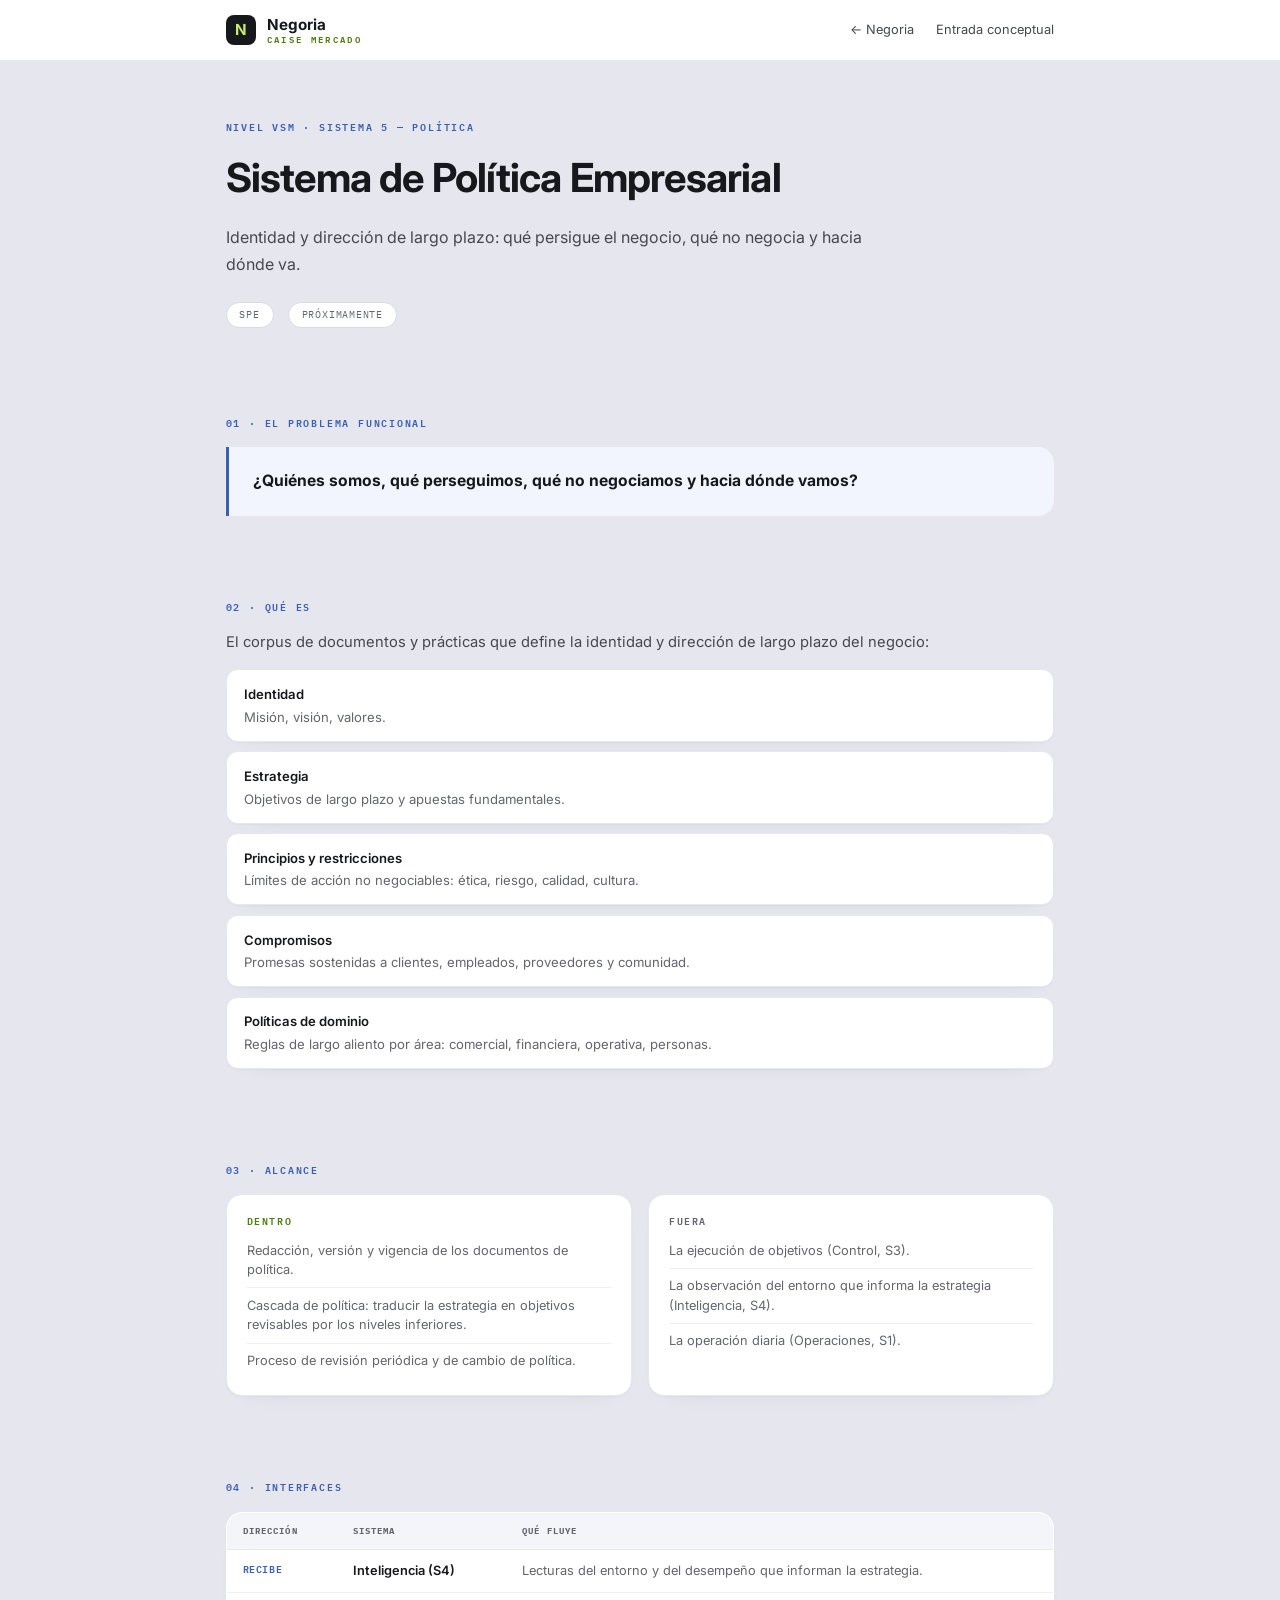
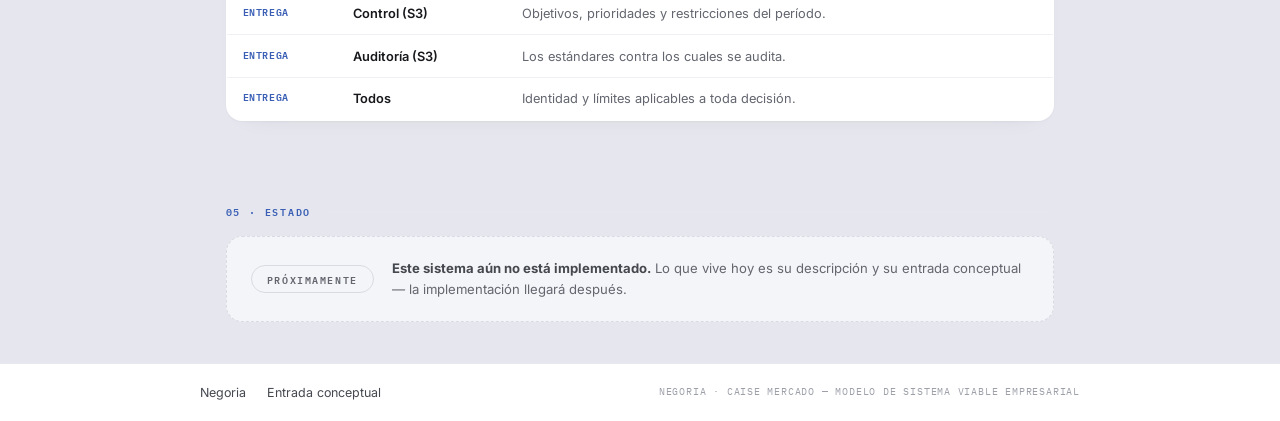
<file: modulo/politica/index.html>
<!DOCTYPE html>
<html lang="es">
<head>
<meta charset="UTF-8">
<meta name="viewport" content="width=device-width, initial-scale=1.0">
<title>Sistema de Política Empresarial — Negoria · CAISE Mercado</title>
<meta name="description" content="Identidad y direcci&oacute;n de largo plazo: qu&eacute; persigue el negocio, qu&eacute; no negocia y hacia d&oacute;nde va.">
<meta name="theme-color" content="#17181C">
<link rel="icon" href="data:image/svg+xml,%3Csvg xmlns='http://www.w3.org/2000/svg' viewBox='0 0 32 32'%3E%3Crect width='32' height='32' rx='8' fill='%2317181C'/%3E%3Ctext x='16' y='22' text-anchor='middle' font-family='Inter,Helvetica,Arial,sans-serif' font-size='16' font-weight='700' fill='%23C9E96E'%3EN%3C/text%3E%3C/svg%3E">
<link rel="preconnect" href="https://fonts.googleapis.com">
<link rel="preconnect" href="https://fonts.gstatic.com" crossorigin>
<link href="https://fonts.googleapis.com/css2?family=Inter:wght@400..700&family=IBM+Plex+Mono:wght@400;500;600&display=swap" rel="stylesheet">
<style>
:root{
  --paper:#ffffff; --paper-2:#f4f5f8; --ink:#17181c; --ink-2:#45484f; --ink-3:#63666f; --ink-muted:#9d9fa9;
  --steel:#3a5fb5; --peri-tint:#f2f5fd; --lime:#c9e96e; --lime-deep:#4d7c0f; --lime-soft:#def2a2;
  --line:#e7e8ee; --line-2:#f0f1f5; --line-strong:#d9dbe3; --canvas:#e6e7ee; --navy:#17181c; --radius:16px;
  --sans:"Inter",-apple-system,BlinkMacSystemFont,"Segoe UI",Roboto,sans-serif;
  --mono:"IBM Plex Mono",Consolas,monospace;
  --shadow-card:0 1px 2px rgba(23,24,28,.03),0 10px 26px -22px rgba(23,24,28,.16);
}
*{box-sizing:border-box;margin:0;padding:0}
body{font-family:var(--sans);font-size:.875rem;line-height:1.5;color:var(--ink);background:var(--canvas);-webkit-font-smoothing:antialiased}
a{color:inherit}
.mono{font-family:var(--mono);font-variant-numeric:tabular-nums}
.wrap{max-width:880px;margin:0 auto;padding:0 1.6rem}
::selection{background:var(--lime-soft);color:var(--ink)}
.topbar{background:var(--paper);border-bottom:1px solid var(--line)}
.topbar__in{display:flex;align-items:center;justify-content:space-between;height:60px}
.brand{display:flex;align-items:center;gap:.7rem}
.brand__glyph{width:30px;height:30px;border-radius:8px;background:var(--navy);color:var(--lime);font-weight:700;font-size:.95rem;display:grid;place-items:center}
.brand__text{display:flex;flex-direction:column;line-height:1.15}
.brand__name{font-weight:700;font-size:.95rem}
.brand__sub{font-family:var(--mono);font-size:.56rem;letter-spacing:.26em;color:var(--lime-deep);font-weight:600}
.topnav{display:flex;align-items:center;gap:1.4rem}
.topnav a{font-size:.8rem;color:var(--ink-2);text-decoration:none}
.topnav a:hover{color:var(--ink)}
.topnav a.is-cta{color:var(--ink);font-weight:600}
.masthead{padding:3.6rem 0 2.8rem;border-bottom:1px solid var(--line)}
.eyebrow{font-family:var(--mono);font-size:.62rem;letter-spacing:.18em;text-transform:uppercase;font-weight:600;color:var(--steel)}
.masthead h1{font-size:clamp(1.8rem,4vw,2.5rem);font-weight:700;letter-spacing:-.02em;margin:.9rem 0 1rem}
.masthead .lead{font-size:1rem;line-height:1.7;color:var(--ink-2);max-width:680px}
.masthead .lead strong{color:var(--ink);font-weight:600}
.masthead__meta{display:flex;gap:.9rem;flex-wrap:wrap;margin-top:1.5rem}
.meta-pill{font-family:var(--mono);font-size:.6rem;letter-spacing:.08em;text-transform:uppercase;color:var(--ink-3);border:1px solid var(--line-strong);border-radius:999px;padding:.28rem .8rem;background:var(--paper)}
.meta-pill.is-live{color:var(--lime-deep);border-color:var(--lime-deep);background:#f4fae8;font-weight:600}
section{padding:2.6rem 0}
.figcap{display:flex;align-items:baseline;gap:.9rem;margin-bottom:1.1rem}
.figcap__tag{font-family:var(--mono);font-size:.62rem;letter-spacing:.18em;text-transform:uppercase;font-weight:600;color:var(--steel);white-space:nowrap}
.figcap__rule{flex:1;height:1px;background:var(--line);align-self:center}
.problem{background:var(--peri-tint);border-left:3px solid var(--steel);border-radius:0 var(--radius) var(--radius) 0;padding:1.3rem 1.5rem;font-size:.98rem;line-height:1.7;color:var(--ink-2)}
.problem strong{color:var(--ink)}
.defintro{font-size:.92rem;color:var(--ink-2);margin-bottom:1rem}
.deflist{list-style:none}
.deflist li{background:var(--paper);border:1px solid var(--line);border-radius:12px;padding:.85rem 1.1rem;margin-bottom:.6rem;font-size:.82rem;color:var(--ink-3);line-height:1.55;box-shadow:var(--shadow-card)}
.deflist li strong{display:block;color:var(--ink);font-weight:600;margin-bottom:.15rem}
.df-grid{display:grid;grid-template-columns:1fr 1fr;gap:1rem}
.df{background:var(--paper);border:1px solid var(--line);border-radius:var(--radius);padding:1.1rem 1.25rem;box-shadow:var(--shadow-card)}
.df h3{font-family:var(--mono);font-size:.62rem;letter-spacing:.16em;text-transform:uppercase;color:var(--ink-3);font-weight:600;margin-bottom:.8rem}
.df.is-in h3{color:var(--lime-deep)}
.df ul{list-style:none}
.df li{font-size:.8rem;color:var(--ink-3);line-height:1.55;padding:.45rem 0;border-top:1px solid var(--line-2)}
.df li:first-child{border-top:0;padding-top:0}
.ifaces{width:100%;border-collapse:collapse;background:var(--paper);border:1px solid var(--line);border-radius:var(--radius);overflow:hidden;box-shadow:var(--shadow-card)}
.ifaces th{font-family:var(--mono);font-size:.58rem;letter-spacing:.12em;text-transform:uppercase;color:var(--ink-3);text-align:left;padding:.7rem 1rem;background:var(--paper-2);border-bottom:1px solid var(--line)}
.ifaces td{font-size:.8rem;color:var(--ink-3);padding:.7rem 1rem;border-bottom:1px solid var(--line-2);vertical-align:top}
.ifaces tr:last-child td{border-bottom:0}
.ifaces td:first-child{font-family:var(--mono);font-size:.62rem;letter-spacing:.06em;text-transform:uppercase;color:var(--steel);font-weight:600;white-space:nowrap}
.ifaces td:nth-child(2){color:var(--ink);font-weight:600;white-space:nowrap}
.estado{border-radius:var(--radius);padding:1.3rem 1.5rem;display:flex;align-items:center;gap:1.1rem;flex-wrap:wrap}
.estado--soon{border:1px dashed var(--line-strong);background:var(--paper-2)}
.estado--live{border:1px solid var(--lime-deep);background:#f4fae8}
.estado__badge{font-family:var(--mono);font-size:.62rem;letter-spacing:.16em;text-transform:uppercase;font-weight:600;color:var(--ink-3);border:1px solid var(--line-strong);border-radius:999px;padding:.35rem .95rem;flex:0 0 auto}
.estado--live .estado__badge{color:var(--lime-deep);border-color:var(--lime-deep)}
.estado p{flex:1;font-size:.82rem;color:var(--ink-3);line-height:1.6;min-width:220px}
.estado p strong{color:var(--ink-2)}
.estado a{color:var(--lime-deep);font-weight:600;text-decoration:none;white-space:nowrap}
footer{border-top:1px solid var(--line);background:var(--paper)}
.foot__in{display:flex;align-items:center;justify-content:space-between;gap:1rem;padding:1.2rem 0;flex-wrap:wrap}
.foot__links{display:flex;gap:1.3rem}
.foot__links a{font-size:.78rem;color:var(--ink-2);text-decoration:none}
.foot__links a:hover{color:var(--ink)}
.foot__brand{font-family:var(--mono);font-size:.62rem;letter-spacing:.08em;color:var(--ink-muted)}
@media (max-width:680px){.df-grid{grid-template-columns:1fr}.topnav a:not(.is-cta){display:none}}
</style>
</head>
<body>

<header class="topbar">
  <div class="wrap topbar__in">
    <div class="brand">
      <span class="brand__glyph" aria-hidden="true">N</span>
      <div class="brand__text">
        <span class="brand__name">Negoria</span>
        <span class="brand__sub">CAISE MERCADO</span>
      </div>
    </div>
    <nav class="topnav">
      <a href="../../">&#8592; Negoria</a>
      <a href="../../spec/politica/spec.md">Entrada conceptual</a>
      
    </nav>
  </div>
</header>

<div class="wrap">

  <section class="masthead">
    <div class="eyebrow">Nivel VSM &middot; Sistema 5 &mdash; Pol&iacute;tica</div>
    <h1>Sistema de Pol&iacute;tica Empresarial</h1>
    <p class="lead">Identidad y direcci&oacute;n de largo plazo: qu&eacute; persigue el negocio, qu&eacute; no negocia y hacia d&oacute;nde va.</p>
    <div class="masthead__meta">
      <span class="meta-pill">SPE</span>
      <span class="meta-pill">Pr&oacute;ximamente</span>
    </div>
  </section>

  <section>
    <div class="figcap"><span class="figcap__tag">01 · El problema funcional</span><span class="figcap__rule"></span></div>
    <div class="problem"><strong>&iquest;Qui&eacute;nes somos, qu&eacute; perseguimos, qu&eacute; no negociamos y hacia d&oacute;nde vamos?</strong></div>
  </section>

  <section>
    <div class="figcap"><span class="figcap__tag">02 · Qu&eacute; es</span><span class="figcap__rule"></span></div>
    <p class="defintro">El corpus de documentos y pr&aacute;cticas que define la identidad y direcci&oacute;n de largo plazo del negocio:</p>
    <ul class="deflist">
            <li><strong>Identidad</strong>Misi&oacute;n, visi&oacute;n, valores.</li>
      <li><strong>Estrategia</strong>Objetivos de largo plazo y apuestas fundamentales.</li>
      <li><strong>Principios y restricciones</strong>L&iacute;mites de acci&oacute;n no negociables: &eacute;tica, riesgo, calidad, cultura.</li>
      <li><strong>Compromisos</strong>Promesas sostenidas a clientes, empleados, proveedores y comunidad.</li>
      <li><strong>Pol&iacute;ticas de dominio</strong>Reglas de largo aliento por &aacute;rea: comercial, financiera, operativa, personas.</li>
    </ul>
  </section>

  <section>
    <div class="figcap"><span class="figcap__tag">03 · Alcance</span><span class="figcap__rule"></span></div>
    <div class="df-grid">
      <div class="df is-in">
        <h3>Dentro</h3>
        <ul>
          <li>Redacci&oacute;n, versi&oacute;n y vigencia de los documentos de pol&iacute;tica.</li>
          <li>Cascada de pol&iacute;tica: traducir la estrategia en objetivos revisables por los niveles inferiores.</li>
          <li>Proceso de revisi&oacute;n peri&oacute;dica y de cambio de pol&iacute;tica.</li>
        </ul>
      </div>
      <div class="df">
        <h3>Fuera</h3>
        <ul>
          <li>La ejecuci&oacute;n de objetivos (Control, S3).</li>
          <li>La observaci&oacute;n del entorno que informa la estrategia (Inteligencia, S4).</li>
          <li>La operaci&oacute;n diaria (Operaciones, S1).</li>
        </ul>
      </div>
    </div>
  </section>

  <section>
    <div class="figcap"><span class="figcap__tag">04 · Interfaces</span><span class="figcap__rule"></span></div>
    <table class="ifaces">
      <thead><tr><th>Direcci&oacute;n</th><th>Sistema</th><th>Qu&eacute; fluye</th></tr></thead>
      <tbody>
        <tr><td>Recibe</td><td>Inteligencia (S4)</td><td>Lecturas del entorno y del desempe&ntilde;o que informan la estrategia.</td></tr>
        <tr><td>Entrega</td><td>Control (S3)</td><td>Objetivos, prioridades y restricciones del per&iacute;odo.</td></tr>
        <tr><td>Entrega</td><td>Auditor&iacute;a (S3)</td><td>Los est&aacute;ndares contra los cuales se audita.</td></tr>
        <tr><td>Entrega</td><td>Todos</td><td>Identidad y l&iacute;mites aplicables a toda decisi&oacute;n.</td></tr>
      </tbody>
    </table>
  </section>

  <section>
    <div class="figcap"><span class="figcap__tag">05 · Estado</span><span class="figcap__rule"></span></div>
    <div class="estado estado--soon">
      <span class="estado__badge">Pr&oacute;ximamente</span>
      <p><strong>Este sistema a&uacute;n no est&aacute; implementado.</strong> Lo que vive hoy es su descripci&oacute;n y su entrada conceptual &mdash; la implementaci&oacute;n llegar&aacute; despu&eacute;s.</p>
    </div>
  </section>

</div>

<footer>
  <div class="wrap foot__in">
    <div class="foot__links">
      <a href="../../">Negoria</a>
      <a href="../../spec/politica/spec.md">Entrada conceptual</a>
    </div>
    <span class="foot__brand">NEGORIA · CAISE MERCADO — MODELO DE SISTEMA VIABLE EMPRESARIAL</span>
  </div>
</footer>

</body>
</html>
</file>
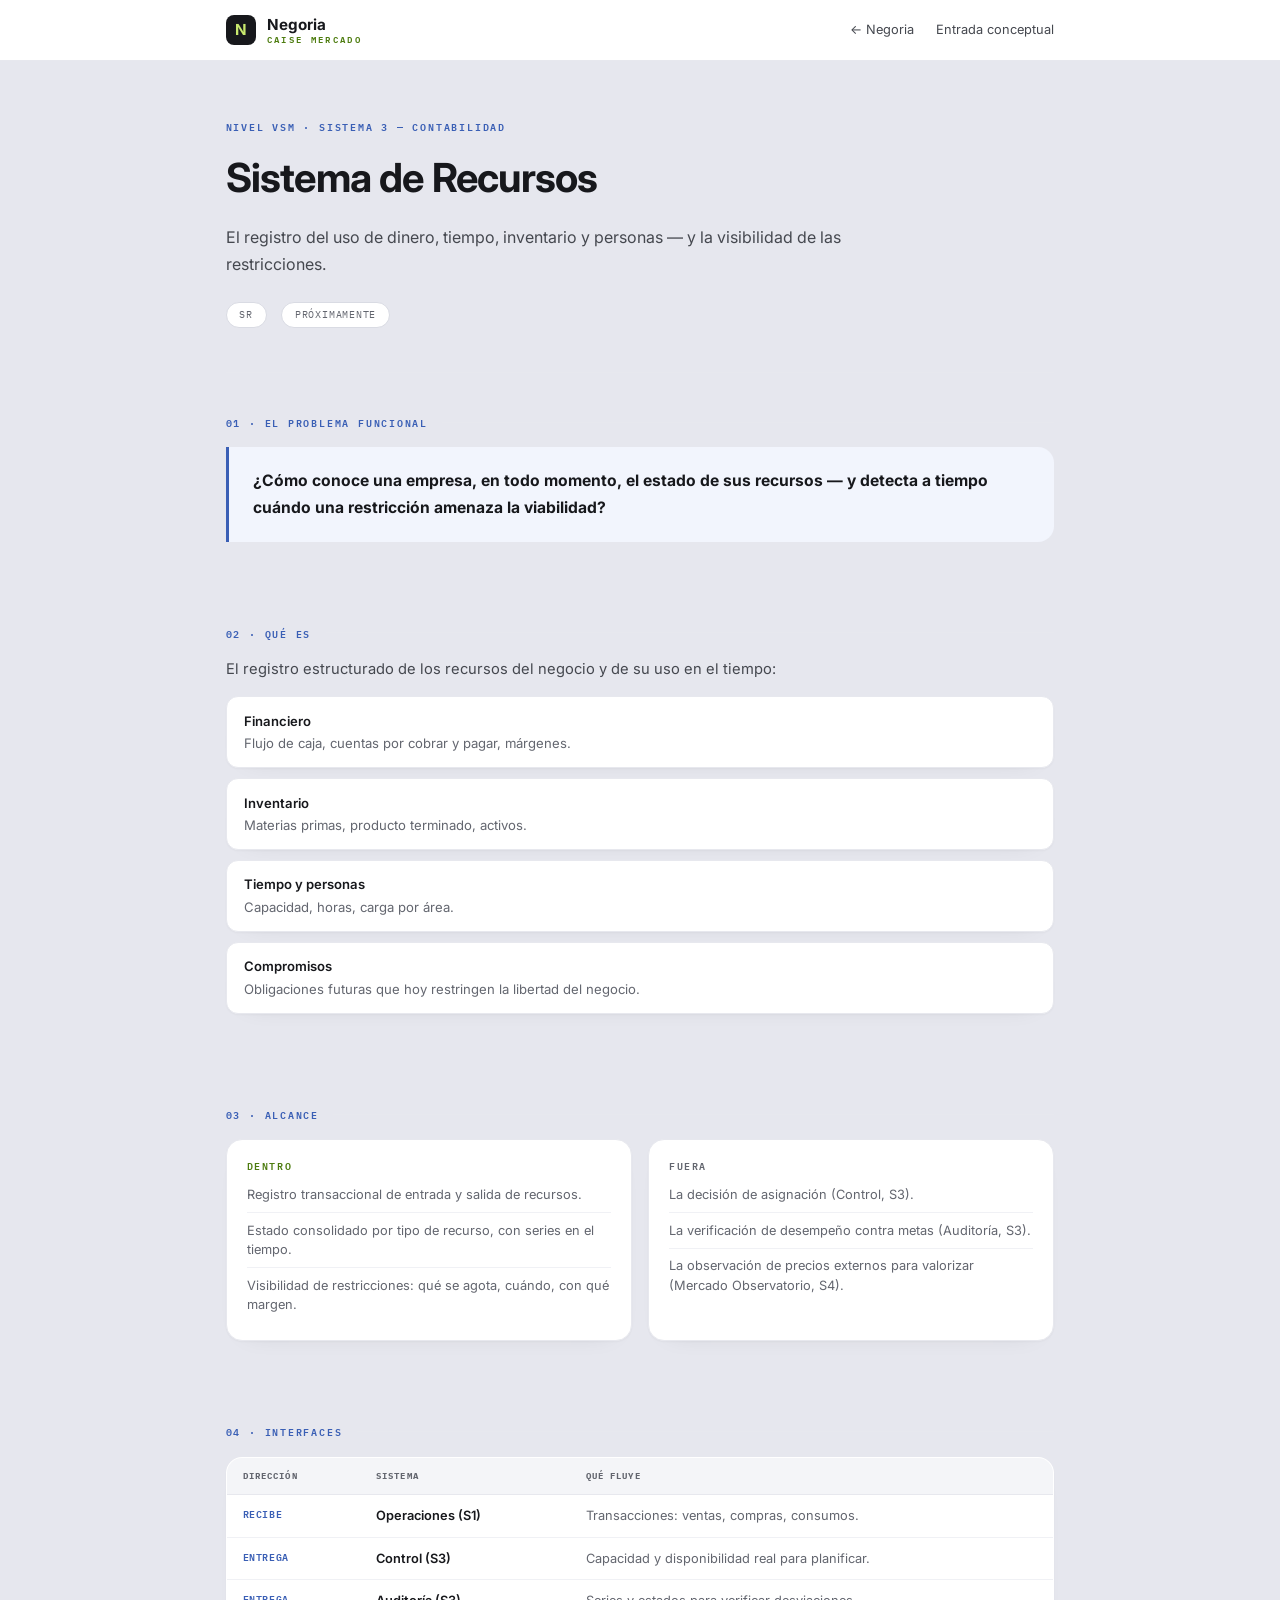
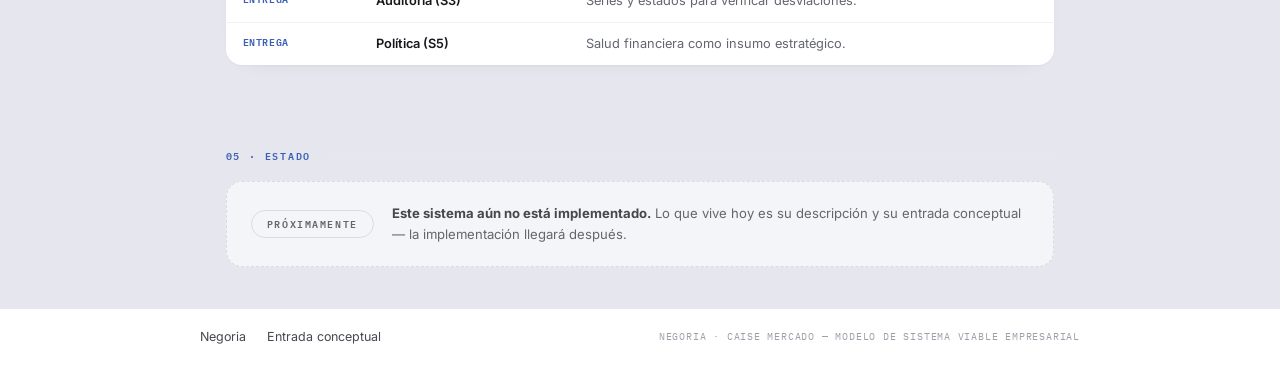
<file: modulo/recursos/index.html>
<!DOCTYPE html>
<html lang="es">
<head>
<meta charset="UTF-8">
<meta name="viewport" content="width=device-width, initial-scale=1.0">
<title>Sistema de Recursos — Negoria · CAISE Mercado</title>
<meta name="description" content="El registro del uso de dinero, tiempo, inventario y personas &mdash; y la visibilidad de las restricciones.">
<meta name="theme-color" content="#17181C">
<link rel="icon" href="data:image/svg+xml,%3Csvg xmlns='http://www.w3.org/2000/svg' viewBox='0 0 32 32'%3E%3Crect width='32' height='32' rx='8' fill='%2317181C'/%3E%3Ctext x='16' y='22' text-anchor='middle' font-family='Inter,Helvetica,Arial,sans-serif' font-size='16' font-weight='700' fill='%23C9E96E'%3EN%3C/text%3E%3C/svg%3E">
<link rel="preconnect" href="https://fonts.googleapis.com">
<link rel="preconnect" href="https://fonts.gstatic.com" crossorigin>
<link href="https://fonts.googleapis.com/css2?family=Inter:wght@400..700&family=IBM+Plex+Mono:wght@400;500;600&display=swap" rel="stylesheet">
<style>
:root{
  --paper:#ffffff; --paper-2:#f4f5f8; --ink:#17181c; --ink-2:#45484f; --ink-3:#63666f; --ink-muted:#9d9fa9;
  --steel:#3a5fb5; --peri-tint:#f2f5fd; --lime:#c9e96e; --lime-deep:#4d7c0f; --lime-soft:#def2a2;
  --line:#e7e8ee; --line-2:#f0f1f5; --line-strong:#d9dbe3; --canvas:#e6e7ee; --navy:#17181c; --radius:16px;
  --sans:"Inter",-apple-system,BlinkMacSystemFont,"Segoe UI",Roboto,sans-serif;
  --mono:"IBM Plex Mono",Consolas,monospace;
  --shadow-card:0 1px 2px rgba(23,24,28,.03),0 10px 26px -22px rgba(23,24,28,.16);
}
*{box-sizing:border-box;margin:0;padding:0}
body{font-family:var(--sans);font-size:.875rem;line-height:1.5;color:var(--ink);background:var(--canvas);-webkit-font-smoothing:antialiased}
a{color:inherit}
.mono{font-family:var(--mono);font-variant-numeric:tabular-nums}
.wrap{max-width:880px;margin:0 auto;padding:0 1.6rem}
::selection{background:var(--lime-soft);color:var(--ink)}
.topbar{background:var(--paper);border-bottom:1px solid var(--line)}
.topbar__in{display:flex;align-items:center;justify-content:space-between;height:60px}
.brand{display:flex;align-items:center;gap:.7rem}
.brand__glyph{width:30px;height:30px;border-radius:8px;background:var(--navy);color:var(--lime);font-weight:700;font-size:.95rem;display:grid;place-items:center}
.brand__text{display:flex;flex-direction:column;line-height:1.15}
.brand__name{font-weight:700;font-size:.95rem}
.brand__sub{font-family:var(--mono);font-size:.56rem;letter-spacing:.26em;color:var(--lime-deep);font-weight:600}
.topnav{display:flex;align-items:center;gap:1.4rem}
.topnav a{font-size:.8rem;color:var(--ink-2);text-decoration:none}
.topnav a:hover{color:var(--ink)}
.topnav a.is-cta{color:var(--ink);font-weight:600}
.masthead{padding:3.6rem 0 2.8rem;border-bottom:1px solid var(--line)}
.eyebrow{font-family:var(--mono);font-size:.62rem;letter-spacing:.18em;text-transform:uppercase;font-weight:600;color:var(--steel)}
.masthead h1{font-size:clamp(1.8rem,4vw,2.5rem);font-weight:700;letter-spacing:-.02em;margin:.9rem 0 1rem}
.masthead .lead{font-size:1rem;line-height:1.7;color:var(--ink-2);max-width:680px}
.masthead .lead strong{color:var(--ink);font-weight:600}
.masthead__meta{display:flex;gap:.9rem;flex-wrap:wrap;margin-top:1.5rem}
.meta-pill{font-family:var(--mono);font-size:.6rem;letter-spacing:.08em;text-transform:uppercase;color:var(--ink-3);border:1px solid var(--line-strong);border-radius:999px;padding:.28rem .8rem;background:var(--paper)}
.meta-pill.is-live{color:var(--lime-deep);border-color:var(--lime-deep);background:#f4fae8;font-weight:600}
section{padding:2.6rem 0}
.figcap{display:flex;align-items:baseline;gap:.9rem;margin-bottom:1.1rem}
.figcap__tag{font-family:var(--mono);font-size:.62rem;letter-spacing:.18em;text-transform:uppercase;font-weight:600;color:var(--steel);white-space:nowrap}
.figcap__rule{flex:1;height:1px;background:var(--line);align-self:center}
.problem{background:var(--peri-tint);border-left:3px solid var(--steel);border-radius:0 var(--radius) var(--radius) 0;padding:1.3rem 1.5rem;font-size:.98rem;line-height:1.7;color:var(--ink-2)}
.problem strong{color:var(--ink)}
.defintro{font-size:.92rem;color:var(--ink-2);margin-bottom:1rem}
.deflist{list-style:none}
.deflist li{background:var(--paper);border:1px solid var(--line);border-radius:12px;padding:.85rem 1.1rem;margin-bottom:.6rem;font-size:.82rem;color:var(--ink-3);line-height:1.55;box-shadow:var(--shadow-card)}
.deflist li strong{display:block;color:var(--ink);font-weight:600;margin-bottom:.15rem}
.df-grid{display:grid;grid-template-columns:1fr 1fr;gap:1rem}
.df{background:var(--paper);border:1px solid var(--line);border-radius:var(--radius);padding:1.1rem 1.25rem;box-shadow:var(--shadow-card)}
.df h3{font-family:var(--mono);font-size:.62rem;letter-spacing:.16em;text-transform:uppercase;color:var(--ink-3);font-weight:600;margin-bottom:.8rem}
.df.is-in h3{color:var(--lime-deep)}
.df ul{list-style:none}
.df li{font-size:.8rem;color:var(--ink-3);line-height:1.55;padding:.45rem 0;border-top:1px solid var(--line-2)}
.df li:first-child{border-top:0;padding-top:0}
.ifaces{width:100%;border-collapse:collapse;background:var(--paper);border:1px solid var(--line);border-radius:var(--radius);overflow:hidden;box-shadow:var(--shadow-card)}
.ifaces th{font-family:var(--mono);font-size:.58rem;letter-spacing:.12em;text-transform:uppercase;color:var(--ink-3);text-align:left;padding:.7rem 1rem;background:var(--paper-2);border-bottom:1px solid var(--line)}
.ifaces td{font-size:.8rem;color:var(--ink-3);padding:.7rem 1rem;border-bottom:1px solid var(--line-2);vertical-align:top}
.ifaces tr:last-child td{border-bottom:0}
.ifaces td:first-child{font-family:var(--mono);font-size:.62rem;letter-spacing:.06em;text-transform:uppercase;color:var(--steel);font-weight:600;white-space:nowrap}
.ifaces td:nth-child(2){color:var(--ink);font-weight:600;white-space:nowrap}
.estado{border-radius:var(--radius);padding:1.3rem 1.5rem;display:flex;align-items:center;gap:1.1rem;flex-wrap:wrap}
.estado--soon{border:1px dashed var(--line-strong);background:var(--paper-2)}
.estado--live{border:1px solid var(--lime-deep);background:#f4fae8}
.estado__badge{font-family:var(--mono);font-size:.62rem;letter-spacing:.16em;text-transform:uppercase;font-weight:600;color:var(--ink-3);border:1px solid var(--line-strong);border-radius:999px;padding:.35rem .95rem;flex:0 0 auto}
.estado--live .estado__badge{color:var(--lime-deep);border-color:var(--lime-deep)}
.estado p{flex:1;font-size:.82rem;color:var(--ink-3);line-height:1.6;min-width:220px}
.estado p strong{color:var(--ink-2)}
.estado a{color:var(--lime-deep);font-weight:600;text-decoration:none;white-space:nowrap}
footer{border-top:1px solid var(--line);background:var(--paper)}
.foot__in{display:flex;align-items:center;justify-content:space-between;gap:1rem;padding:1.2rem 0;flex-wrap:wrap}
.foot__links{display:flex;gap:1.3rem}
.foot__links a{font-size:.78rem;color:var(--ink-2);text-decoration:none}
.foot__links a:hover{color:var(--ink)}
.foot__brand{font-family:var(--mono);font-size:.62rem;letter-spacing:.08em;color:var(--ink-muted)}
@media (max-width:680px){.df-grid{grid-template-columns:1fr}.topnav a:not(.is-cta){display:none}}
</style>
</head>
<body>

<header class="topbar">
  <div class="wrap topbar__in">
    <div class="brand">
      <span class="brand__glyph" aria-hidden="true">N</span>
      <div class="brand__text">
        <span class="brand__name">Negoria</span>
        <span class="brand__sub">CAISE MERCADO</span>
      </div>
    </div>
    <nav class="topnav">
      <a href="../../">&#8592; Negoria</a>
      <a href="../../spec/recursos/spec.md">Entrada conceptual</a>
      
    </nav>
  </div>
</header>

<div class="wrap">

  <section class="masthead">
    <div class="eyebrow">Nivel VSM &middot; Sistema 3 &mdash; Contabilidad</div>
    <h1>Sistema de Recursos</h1>
    <p class="lead">El registro del uso de dinero, tiempo, inventario y personas &mdash; y la visibilidad de las restricciones.</p>
    <div class="masthead__meta">
      <span class="meta-pill">SR</span>
      <span class="meta-pill">Pr&oacute;ximamente</span>
    </div>
  </section>

  <section>
    <div class="figcap"><span class="figcap__tag">01 · El problema funcional</span><span class="figcap__rule"></span></div>
    <div class="problem"><strong>&iquest;C&oacute;mo conoce una empresa, en todo momento, el estado de sus recursos &mdash; y detecta a tiempo cu&aacute;ndo una restricci&oacute;n amenaza la viabilidad?</strong></div>
  </section>

  <section>
    <div class="figcap"><span class="figcap__tag">02 · Qu&eacute; es</span><span class="figcap__rule"></span></div>
    <p class="defintro">El registro estructurado de los recursos del negocio y de su uso en el tiempo:</p>
    <ul class="deflist">
            <li><strong>Financiero</strong>Flujo de caja, cuentas por cobrar y pagar, m&aacute;rgenes.</li>
      <li><strong>Inventario</strong>Materias primas, producto terminado, activos.</li>
      <li><strong>Tiempo y personas</strong>Capacidad, horas, carga por &aacute;rea.</li>
      <li><strong>Compromisos</strong>Obligaciones futuras que hoy restringen la libertad del negocio.</li>
    </ul>
  </section>

  <section>
    <div class="figcap"><span class="figcap__tag">03 · Alcance</span><span class="figcap__rule"></span></div>
    <div class="df-grid">
      <div class="df is-in">
        <h3>Dentro</h3>
        <ul>
          <li>Registro transaccional de entrada y salida de recursos.</li>
          <li>Estado consolidado por tipo de recurso, con series en el tiempo.</li>
          <li>Visibilidad de restricciones: qu&eacute; se agota, cu&aacute;ndo, con qu&eacute; margen.</li>
        </ul>
      </div>
      <div class="df">
        <h3>Fuera</h3>
        <ul>
          <li>La decisi&oacute;n de asignaci&oacute;n (Control, S3).</li>
          <li>La verificaci&oacute;n de desempe&ntilde;o contra metas (Auditor&iacute;a, S3).</li>
          <li>La observaci&oacute;n de precios externos para valorizar (Mercado Observatorio, S4).</li>
        </ul>
      </div>
    </div>
  </section>

  <section>
    <div class="figcap"><span class="figcap__tag">04 · Interfaces</span><span class="figcap__rule"></span></div>
    <table class="ifaces">
      <thead><tr><th>Direcci&oacute;n</th><th>Sistema</th><th>Qu&eacute; fluye</th></tr></thead>
      <tbody>
        <tr><td>Recibe</td><td>Operaciones (S1)</td><td>Transacciones: ventas, compras, consumos.</td></tr>
        <tr><td>Entrega</td><td>Control (S3)</td><td>Capacidad y disponibilidad real para planificar.</td></tr>
        <tr><td>Entrega</td><td>Auditor&iacute;a (S3)</td><td>Series y estados para verificar desviaciones.</td></tr>
        <tr><td>Entrega</td><td>Pol&iacute;tica (S5)</td><td>Salud financiera como insumo estrat&eacute;gico.</td></tr>
      </tbody>
    </table>
  </section>

  <section>
    <div class="figcap"><span class="figcap__tag">05 · Estado</span><span class="figcap__rule"></span></div>
    <div class="estado estado--soon">
      <span class="estado__badge">Pr&oacute;ximamente</span>
      <p><strong>Este sistema a&uacute;n no est&aacute; implementado.</strong> Lo que vive hoy es su descripci&oacute;n y su entrada conceptual &mdash; la implementaci&oacute;n llegar&aacute; despu&eacute;s.</p>
    </div>
  </section>

</div>

<footer>
  <div class="wrap foot__in">
    <div class="foot__links">
      <a href="../../">Negoria</a>
      <a href="../../spec/recursos/spec.md">Entrada conceptual</a>
    </div>
    <span class="foot__brand">NEGORIA · CAISE MERCADO — MODELO DE SISTEMA VIABLE EMPRESARIAL</span>
  </div>
</footer>

</body>
</html>
</file>
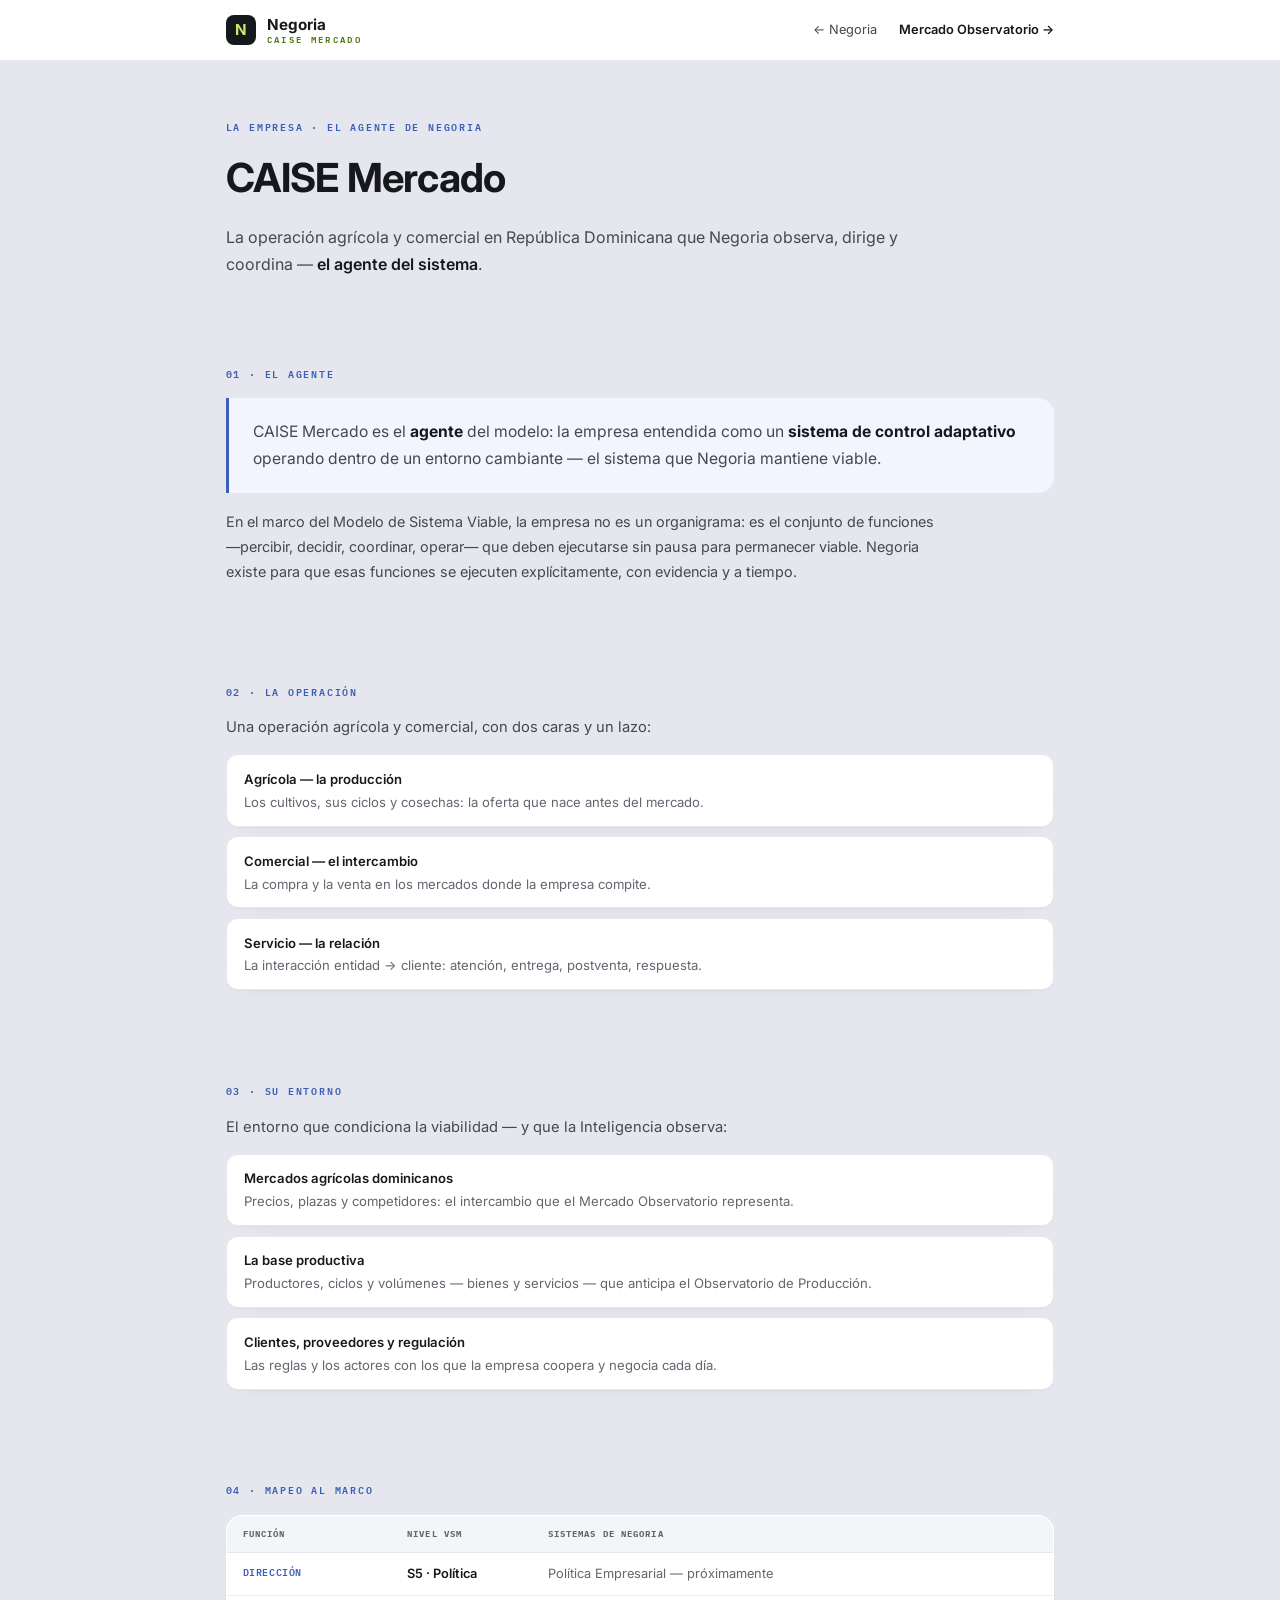
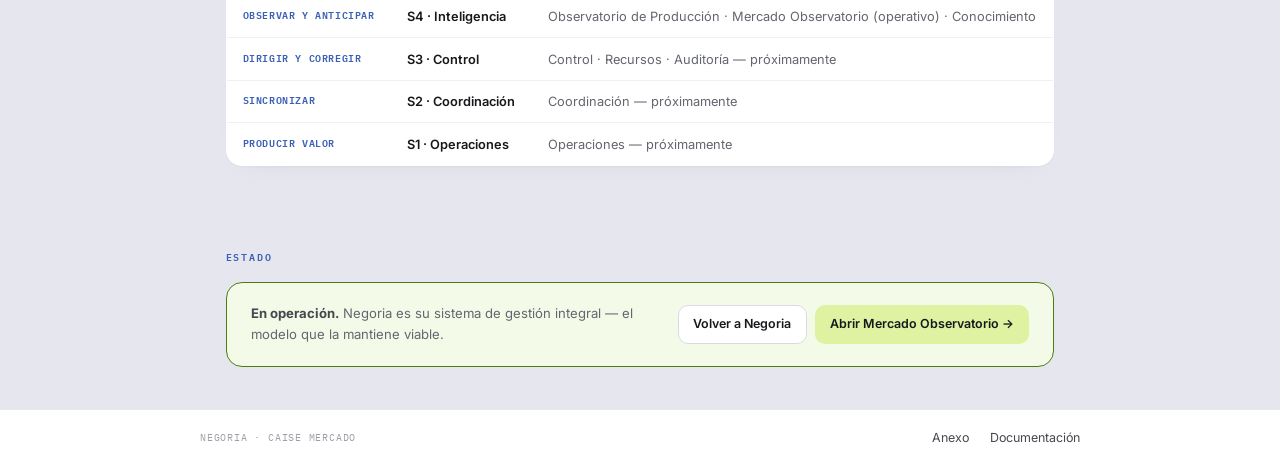
<file: empresa.html>
<!DOCTYPE html>
<html lang="es">
<head>
<meta charset="UTF-8">
<meta name="viewport" content="width=device-width, initial-scale=1.0">
<title>CAISE Mercado — La empresa · Negoria</title>
<meta name="description" content="CAISE Mercado: la empresa — el agente que Negoria observa, dirige y coordina. Operación agrícola y comercial en República Dominicana.">
<meta name="theme-color" content="#17181C">
<link rel="icon" href="data:image/svg+xml,%3Csvg xmlns='http://www.w3.org/2000/svg' viewBox='0 0 32 32'%3E%3Crect width='32' height='32' rx='8' fill='%2317181C'/%3E%3Ctext x='16' y='22' text-anchor='middle' font-family='Inter,Helvetica,Arial,sans-serif' font-size='16' font-weight='700' fill='%23C9E96E'%3EN%3C/text%3E%3C/svg%3E">
<link rel="preconnect" href="https://fonts.googleapis.com">
<link rel="preconnect" href="https://fonts.gstatic.com" crossorigin>
<link href="https://fonts.googleapis.com/css2?family=Inter:wght@400..700&family=IBM+Plex+Mono:wght@400;500;600&display=swap" rel="stylesheet">
<style>
:root{
  --paper:#ffffff; --paper-2:#f4f5f8; --ink:#17181c; --ink-2:#45484f; --ink-3:#63666f; --ink-muted:#9d9fa9;
  --steel:#3a5fb5; --peri-tint:#f2f5fd; --lime:#c9e96e; --lime-deep:#4d7c0f; --lime-soft:#def2a2;
  --line:#e7e8ee; --line-2:#f0f1f5; --line-strong:#d9dbe3; --canvas:#e6e7ee; --navy:#17181c; --radius:16px;
  --sans:"Inter",-apple-system,BlinkMacSystemFont,"Segoe UI",Roboto,sans-serif;
  --mono:"IBM Plex Mono",Consolas,monospace;
  --shadow-card:0 1px 2px rgba(23,24,28,.03),0 10px 26px -22px rgba(23,24,28,.16);
}
*{box-sizing:border-box;margin:0;padding:0}
body{font-family:var(--sans);font-size:.875rem;line-height:1.5;color:var(--ink);background:var(--canvas);-webkit-font-smoothing:antialiased}
a{color:inherit}
.mono{font-family:var(--mono);font-variant-numeric:tabular-nums}
.wrap{max-width:880px;margin:0 auto;padding:0 1.6rem}
::selection{background:var(--lime-soft);color:var(--ink)}
.topbar{background:var(--paper);border-bottom:1px solid var(--line)}
.topbar__in{display:flex;align-items:center;justify-content:space-between;height:60px}
.brand{display:flex;align-items:center;gap:.7rem;text-decoration:none}
.brand__glyph{width:30px;height:30px;border-radius:8px;background:var(--navy);color:var(--lime);font-weight:700;font-size:.95rem;display:grid;place-items:center}
.brand__text{display:flex;flex-direction:column;line-height:1.15}
.brand__name{font-weight:700;font-size:.95rem}
.brand__sub{font-family:var(--mono);font-size:.56rem;letter-spacing:.26em;color:var(--lime-deep);font-weight:600}
.topnav{display:flex;align-items:center;gap:1.4rem}
.topnav a{font-size:.8rem;color:var(--ink-2);text-decoration:none}
.topnav a:hover{color:var(--ink)}
.topnav a.is-cta{color:var(--ink);font-weight:600}
.masthead{padding:3.6rem 0 2.8rem;border-bottom:1px solid var(--line)}
.eyebrow{font-family:var(--mono);font-size:.62rem;letter-spacing:.18em;text-transform:uppercase;font-weight:600;color:var(--steel)}
.masthead h1{font-size:clamp(1.8rem,4vw,2.5rem);font-weight:700;letter-spacing:-.02em;margin:.9rem 0 1rem}
.masthead .lead{font-size:1rem;line-height:1.7;color:var(--ink-2);max-width:680px}
.masthead .lead strong{color:var(--ink);font-weight:600}
section{padding:2.6rem 0}
.figcap{display:flex;align-items:baseline;gap:.9rem;margin-bottom:1.1rem}
.figcap__tag{font-family:var(--mono);font-size:.62rem;letter-spacing:.18em;text-transform:uppercase;font-weight:600;color:var(--steel);white-space:nowrap}
.figcap__rule{flex:1;height:1px;background:var(--line);align-self:center}
.problem{background:var(--peri-tint);border-left:3px solid var(--steel);border-radius:0 var(--radius) var(--radius) 0;padding:1.3rem 1.5rem;font-size:.98rem;line-height:1.7;color:var(--ink-2)}
.problem strong{color:var(--ink)}
.problem + .bodytext{margin-top:1rem}
.bodytext{font-size:.9rem;line-height:1.75;color:var(--ink-2);max-width:720px;margin-bottom:1rem}
.bodytext strong{color:var(--ink);font-weight:600}
.defintro{font-size:.92rem;color:var(--ink-2);margin-bottom:1rem}
.deflist{list-style:none}
.deflist li{background:var(--paper);border:1px solid var(--line);border-radius:12px;padding:.85rem 1.1rem;margin-bottom:.6rem;font-size:.82rem;color:var(--ink-3);line-height:1.55;box-shadow:var(--shadow-card)}
.deflist li strong{display:block;color:var(--ink);font-weight:600;margin-bottom:.15rem}
.ifaces{width:100%;border-collapse:collapse;background:var(--paper);border:1px solid var(--line);border-radius:var(--radius);overflow:hidden;box-shadow:var(--shadow-card)}
.ifaces th{font-family:var(--mono);font-size:.58rem;letter-spacing:.12em;text-transform:uppercase;color:var(--ink-3);text-align:left;padding:.7rem 1rem;background:var(--paper-2);border-bottom:1px solid var(--line)}
.ifaces td{font-size:.8rem;color:var(--ink-3);padding:.7rem 1rem;border-bottom:1px solid var(--line-2);vertical-align:top}
.ifaces tr:last-child td{border-bottom:0}
.ifaces td:first-child{font-family:var(--mono);font-size:.62rem;letter-spacing:.06em;text-transform:uppercase;color:var(--steel);font-weight:600;white-space:nowrap}
.ifaces td:nth-child(2){color:var(--ink);font-weight:600;white-space:nowrap}
.estado{border:1px solid var(--lime-deep);background:#f4fae8;border-radius:var(--radius);padding:1.3rem 1.5rem;display:flex;align-items:center;gap:1.1rem;flex-wrap:wrap}
.estado p{flex:1;font-size:.82rem;color:var(--ink-3);line-height:1.6;min-width:220px}
.estado p strong{color:var(--ink-2)}
.estado__actions{display:flex;gap:.5rem;flex-wrap:wrap}
.estado a{font-size:.78rem;font-weight:600;text-decoration:none;border-radius:10px;padding:.55rem .9rem;border:1px solid var(--line-strong);color:var(--ink);background:var(--paper);transition:border-color .15s}
.estado a:hover{border-color:var(--ink)}
.estado a.is-live{background:var(--lime-soft);border-color:transparent}
.estado a.is-live:hover{background:var(--lime)}
footer{border-top:1px solid var(--line);background:var(--paper)}
.foot__in{display:flex;align-items:center;justify-content:space-between;gap:1rem;padding:1.2rem 0;flex-wrap:wrap}
.foot__links{display:flex;gap:1.3rem}
.foot__links a{font-size:.78rem;color:var(--ink-2);text-decoration:none}
.foot__links a:hover{color:var(--ink)}
.foot__brand{font-family:var(--mono);font-size:.62rem;letter-spacing:.08em;color:var(--ink-muted)}
@media (max-width:680px){.topnav a:not(.is-cta){display:none}}
</style>
</head>
<body>

<header class="topbar">
  <div class="wrap topbar__in">
    <a class="brand" href="index.html">
      <span class="brand__glyph" aria-hidden="true">N</span>
      <div class="brand__text">
        <span class="brand__name">Negoria</span>
        <span class="brand__sub">CAISE MERCADO</span>
      </div>
    </a>
    <nav class="topnav">
      <a href="index.html">&#8592; Negoria</a>
      <a class="is-cta" href="modulo/market-monitor/index.html">Mercado Observatorio &#8594;</a>
    </nav>
  </div>
</header>

<div class="wrap">

  <section class="masthead">
    <div class="eyebrow">La empresa · el agente de Negoria</div>
    <h1>CAISE Mercado</h1>
    <p class="lead">La operación agrícola y comercial en República Dominicana que Negoria observa, dirige y coordina — <strong>el agente del sistema</strong>.</p>
  </section>

  <section>
    <div class="figcap"><span class="figcap__tag">01 · El agente</span><span class="figcap__rule"></span></div>
    <div class="problem">CAISE Mercado es el <strong>agente</strong> del modelo: la empresa entendida como un <strong>sistema de control adaptativo</strong> operando dentro de un entorno cambiante — el sistema que Negoria mantiene viable.</div>
    <p class="bodytext">En el marco del Modelo de Sistema Viable, la empresa no es un organigrama: es el conjunto de funciones —percibir, decidir, coordinar, operar— que deben ejecutarse sin pausa para permanecer viable. Negoria existe para que esas funciones se ejecuten explícitamente, con evidencia y a tiempo.</p>
  </section>

  <section>
    <div class="figcap"><span class="figcap__tag">02 · La operación</span><span class="figcap__rule"></span></div>
    <p class="defintro">Una operación agrícola y comercial, con dos caras y un lazo:</p>
    <ul class="deflist">
      <li><strong>Agrícola — la producción</strong>Los cultivos, sus ciclos y cosechas: la oferta que nace antes del mercado.</li>
      <li><strong>Comercial — el intercambio</strong>La compra y la venta en los mercados donde la empresa compite.</li>
      <li><strong>Servicio — la relación</strong>La interacción entidad &rarr; cliente: atención, entrega, postventa, respuesta.</li>
    </ul>
  </section>

  <section>
    <div class="figcap"><span class="figcap__tag">03 · Su entorno</span><span class="figcap__rule"></span></div>
    <p class="defintro">El entorno que condiciona la viabilidad — y que la Inteligencia observa:</p>
    <ul class="deflist">
      <li><strong>Mercados agrícolas dominicanos</strong>Precios, plazas y competidores: el intercambio que el Mercado Observatorio representa.</li>
      <li><strong>La base productiva</strong>Productores, ciclos y volúmenes — bienes y servicios — que anticipa el Observatorio de Producción.</li>
      <li><strong>Clientes, proveedores y regulación</strong>Las reglas y los actores con los que la empresa coopera y negocia cada día.</li>
    </ul>
  </section>

  <section>
    <div class="figcap"><span class="figcap__tag">04 · Mapeo al marco</span><span class="figcap__rule"></span></div>
    <table class="ifaces">
      <thead><tr><th>Función</th><th>Nivel VSM</th><th>Sistemas de Negoria</th></tr></thead>
      <tbody>
        <tr><td>Dirección</td><td>S5 · Política</td><td>Política Empresarial — próximamente</td></tr>
        <tr><td>Observar y anticipar</td><td>S4 · Inteligencia</td><td>Observatorio de Producción · Mercado Observatorio (operativo) · Conocimiento</td></tr>
        <tr><td>Dirigir y corregir</td><td>S3 · Control</td><td>Control · Recursos · Auditoría — próximamente</td></tr>
        <tr><td>Sincronizar</td><td>S2 · Coordinación</td><td>Coordinación — próximamente</td></tr>
        <tr><td>Producir valor</td><td>S1 · Operaciones</td><td>Operaciones — próximamente</td></tr>
      </tbody>
    </table>
  </section>

  <section>
    <div class="figcap"><span class="figcap__tag">Estado</span><span class="figcap__rule"></span></div>
    <div class="estado">
      <p><strong>En operación.</strong> Negoria es su sistema de gestión integral — el modelo que la mantiene viable.</p>
      <span class="estado__actions">
        <a href="index.html">Volver a Negoria</a>
        <a class="is-live" href="modulo/market-monitor/index.html">Abrir Mercado Observatorio &#8594;</a>
      </span>
    </div>
  </section>

</div>

<footer>
  <div class="wrap foot__in">
    <span class="foot__brand">NEGORIA · CAISE MERCADO</span>
    <div class="foot__links">
      <a href="index.html#anexo">Anexo</a>
      <a href="spec/README.md">Documentación</a>
    </div>
  </div>
</footer>

</body>
</html>
</file>
<file: modulo/market-monitor/css/styles.css>
:root {
  --paper: #ffffff;
  --paper-2: #f4f5f8;
  --paper-3: #edeef3;
  --ink: #17181c;
  --ink-2: #45484f;
  --ink-3: #63666f;
  --ink-muted: #9d9fa9;
  --oxford: #17181c;
  --oxford-2: #2b2d34;
  --steel: #3a5fb5;
  --gray-ref: #a3a6b1;
  --lime: #c9e96e;
  --lime-deep: #4d7c0f;
  --lime-soft: #def2a2;
  --peri-soft: #ccd8f6;
  --peri-tint: #f2f5fd;
  --g1: #f4fae8; --g2: #e4f2cd; --g3: #cbe7a2; --g4: #7ba532; --g5: #4d7c0f;
  --r1: #fdedeb; --r2: #f9d6d2; --r3: #f0ada6; --r4: #cf5145; --r5: #b42318;
  --up: var(--r5);
  --up-bg: var(--r1);
  --down: var(--g5);
  --down-bg: var(--g1);
  --up-deep: #7f1d16;
  --down-deep: #3f6212;
  --up-navy: #f2a9a4;
  --down-navy: #c9e96e;
  --up-line: rgba(180, 35, 24, 0.22);
  --down-line: rgba(77, 124, 15, 0.22);
  --u1: var(--r1); --u2: var(--r2); --u3: var(--r3); --u4: var(--r4); --u5: var(--r5);
  --b1: var(--g1); --b2: var(--g2); --b3: var(--g3); --b4: var(--g4); --b5: var(--g5);
  --iris: #7b6cd9;
  --line: #e7e8ee;
  --line-2: #f0f1f5;
  --line-strong: #d9dbe3;
  --border-ctl: #8f93a0;
  --border-hover: #9ea2ad;
  --skel: #edeef3;
  --navy: #17181c;
  --navy-2: #17181c;
  --canvas: #e6e7ee;
  --sans: "Inter", "Helvetica Neue", Arial, sans-serif;
  --mono: "IBM Plex Mono", ui-monospace, monospace;
  --frame: 1600px;
  --radius: 16px;
  --shadow-card: 0 1px 2px rgba(23, 24, 28, 0.03), 0 10px 26px -22px rgba(23, 24, 28, 0.16);
  --shadow-hover: 0 2px 4px rgba(23, 24, 28, 0.05), 0 14px 30px -20px rgba(23, 24, 28, 0.2);
  --shadow-pop: 0 8px 24px rgba(23, 24, 28, 0.16);
  --mod-gap: 1.5rem;
}

.app[data-conv="bolsa"] {
  --up: var(--g5);
  --up-bg: var(--g1);
  --down: var(--r5);
  --down-bg: var(--r1);
  --up-deep: #3f6212;
  --down-deep: #7f1d16;
  --up-navy: #c9e96e;
  --down-navy: #f2a9a4;
  --up-line: rgba(77, 124, 15, 0.22);
  --down-line: rgba(180, 35, 24, 0.2);
  --u1: var(--g1); --u2: var(--g2); --u3: var(--g3); --u4: var(--g4); --u5: var(--g5);
  --b1: var(--r1); --b2: var(--r2); --b3: var(--r3); --b4: var(--r4); --b5: var(--r5);
}

* { margin: 0; padding: 0; box-sizing: border-box; }

html { scroll-behavior: smooth; }

body {
  font-family: var(--sans);
  background: var(--canvas);
  color: var(--ink);
  font-size: 0.875rem;
  line-height: 1.5;
  -webkit-font-smoothing: antialiased;
  text-rendering: optimizeLegibility;
}

::selection { background: rgba(201, 233, 110, 0.55); }
::-webkit-scrollbar { width: 10px; height: 10px; }
::-webkit-scrollbar-track { background: transparent; }
::-webkit-scrollbar-thumb { background: #c7cad4; border-radius: 6px; border: 3px solid var(--paper-2); }
::-webkit-scrollbar-thumb:hover { background: #a9adba; }

.mono { font-family: var(--mono); font-size: 0.82em; letter-spacing: 0; font-variant-numeric: tabular-nums; }
a { color: inherit; }
:where(button, [role="button"], a, input, select, textarea, summary):focus-visible { outline: 2px solid var(--ink); outline-offset: 2px; }

.app {
  display: grid;
  grid-template-columns: 200px 1fr;
  column-gap: 0;
  min-height: 100vh;
  transition: grid-template-columns 0.22s ease;
}
.app.is-collapsed { grid-template-columns: 62px 1fr; }

.sidebar {
  background: var(--navy);
  position: sticky;
  top: 0;
  height: 100vh;
  display: flex;
  flex-direction: column;
  padding: 1.15rem 0.6rem 0.9rem;
  overflow-y: auto;
}
.sidebar::-webkit-scrollbar-thumb { background: #33353d; border-color: var(--navy); }

.brand { display: flex; align-items: center; gap: 0.55rem; padding: 0.35rem 0.5rem 1.05rem; border-bottom: 1px solid rgba(255, 255, 255, 0.07); margin-bottom: 0.9rem; }
.brand__glyph { display: none; font-family: var(--sans); font-weight: 700; font-size: 1.5rem; color: #fff; line-height: 1; }
.brand__name { display: block; font-family: var(--sans); font-weight: 700; font-size: 1.02rem; letter-spacing: -0.01em; color: #fff; line-height: 1.2; text-wrap: balance; }
.brand__sub { display: block; font-family: var(--mono); font-size: 0.56rem; letter-spacing: 0.26em; color: var(--lime); margin-top: 0.3rem; }

.snav { flex: 1; display: flex; flex-direction: column; }
.snav__sec { display: block; font-family: var(--mono); font-size: 0.5625rem; font-weight: 600; letter-spacing: 0.15em; color: rgba(255, 255, 255, 0.55); text-transform: uppercase; margin: 1.05rem 0.65rem 0.4rem; }
.snav__sec:first-child { margin-top: 0; }
.snav__sec--foot { margin-top: auto; padding-top: 0.65rem; }
.snav__item {
  display: flex;
  align-items: center;
  gap: 0.55rem;
  text-decoration: none;
  color: rgba(255, 255, 255, 0.72);
  font-size: 0.78rem;
  font-weight: 500;
  padding: 0.48rem 0.6rem 0.45rem;
  border-radius: 9px;
  transition: color 0.14s, background 0.14s;
}
.snav__item:hover { color: #fff; background: rgba(255, 255, 255, 0.07); }
.snav__item.is-active { color: var(--lime); background: rgba(201, 233, 110, 0.09); }
.snav__item .val { margin-left: auto; font-family: var(--mono); font-size: 0.58rem; color: var(--up-navy); }
.snav__item .val.is-down { color: var(--down-navy); }
.snav__icon { width: 15px; height: 15px; flex: none; stroke: currentColor; fill: none; stroke-width: 1.5; stroke-linecap: round; stroke-linejoin: round; opacity: 0.7; }
.snav__item.is-active .snav__icon { opacity: 1; }
.snav__item--parent.is-active { background: transparent; }
.snav__sub { display: none; }
.snav__group.is-open .snav__sub { display: block; }
.snav__item--sub { padding-left: 2.1rem; font-size: 0.74rem; opacity: 0.92; }

.app.is-collapsed .sidebar { padding-left: 0.4rem; padding-right: 0.4rem; }
.app.is-collapsed .brand { justify-content: center; gap: 0; }
.app.is-collapsed .brand__glyph { display: block; }
.app.is-collapsed .brand__text,
.app.is-collapsed .snav__sec,
.app.is-collapsed .snav__label,
.app.is-collapsed .snav__item .val { display: none; }
.app.is-collapsed .snav__item { justify-content: center; padding-left: 0.3rem; padding-right: 0.3rem; border-radius: 9px; }
.app.is-collapsed .snav__item.is-active { background: rgba(201, 233, 110, 0.09); }
.app.is-collapsed .snav__sub { display: none; }

.frame { display: flex; flex-direction: column; min-width: 0; background: #fcfcfd; }

.topbar {
  position: sticky;
  top: 0;
  z-index: 100;
  background: rgba(252, 252, 253, 0.86);
  backdrop-filter: blur(10px) saturate(1.4);
  -webkit-backdrop-filter: blur(10px) saturate(1.4);
  border-bottom: 1px solid var(--line);
}
.topbar__in { max-width: var(--frame); margin: 0 auto; display: flex; justify-content: space-between; align-items: center; gap: 1rem; padding: 0.6rem 1.6rem; }
.topbar__left { display: flex; align-items: center; gap: 0.6rem; min-width: 0; }
.menubtn { display: inline-flex; align-items: center; justify-content: center; width: 28px; height: 28px; flex: none; background: transparent; border: none; border-radius: 8px; color: var(--ink-2); cursor: pointer; transition: background 0.15s, color 0.15s; }
.menubtn svg { width: 15px; height: 15px; stroke: currentColor; fill: none; stroke-width: 1.5; stroke-linecap: round; }
.menubtn:hover { background: var(--paper-2); color: var(--ink); }
.scrollprog { position: absolute; left: 0; right: 0; bottom: -1px; height: 2px; background: var(--ink); transform: scaleX(0); transform-origin: 0 50%; pointer-events: none; z-index: 95; }
.crumb { font-size: 0.78rem; color: var(--ink-3); white-space: nowrap; overflow: hidden; text-overflow: ellipsis; }
.crumb b { color: var(--ink); font-weight: 600; }
.crumb .sep { color: var(--border-hover); margin: 0 0.45rem; }
.topbar__right { display: flex; align-items: center; gap: 0.9rem; }

.search { position: relative; display: flex; align-items: center; }
.search__glyph { position: absolute; left: 0.65rem; color: var(--ink-3); pointer-events: none; display: flex; align-items: center; }
.search__glyph svg { width: 12px; height: 12px; stroke: currentColor; fill: none; stroke-width: 1.4; stroke-linecap: round; }
.search input {
  font-family: var(--sans);
  font-size: 0.8rem;
  color: var(--ink);
  background: var(--paper);
  border: 1px solid var(--border-ctl);
  border-radius: 9px;
  padding: 0.34rem 2.1rem 0.32rem 1.6rem;
  width: 210px;
  outline: none;
  transition: border-color 0.18s, box-shadow 0.18s, width 0.2s;
}
.search input::placeholder { color: var(--ink-3); }
.search input:focus { border-color: var(--steel); box-shadow: 0 0 0 3px rgba(58, 95, 181, 0.16); width: 245px; }
.search__kbd { position: absolute; right: 0.45rem; font-family: var(--mono); font-size: 0.62rem; color: var(--ink-3); background: var(--paper-3); border: 1px solid var(--line); border-radius: 4px; padding: 0.08rem 0.3rem 0.05rem; pointer-events: none; }
.search__chip {
  display: flex; align-items: center; justify-content: space-between; gap: 0.4rem;
  font-family: var(--mono); font-size: 0.62rem; letter-spacing: 0.07em; text-transform: uppercase;
  color: var(--ink); background: var(--peri-tint); border: 1px solid rgba(58, 95, 181, 0.45);
  border-radius: 9px; padding: 0.34rem 0.4rem 0.32rem 1.6rem;
  width: 210px; white-space: nowrap;
}
.search__chip[hidden] { display: none; }
.search__chip-label { overflow: hidden; text-overflow: ellipsis; }
.search__x {
  flex: none; line-height: 1;
  color: var(--ink-3); background: none; border: none; cursor: pointer;
  padding: 0.22rem 0.32rem; border-radius: 4px; transition: background 0.15s, color 0.15s;
  display: flex; align-items: center;
}
.search__x svg { width: 8px; height: 8px; stroke: currentColor; fill: none; stroke-width: 1.4; stroke-linecap: round; }
.search__x:hover { background: rgba(58, 95, 181, 0.12); color: var(--r5); }

.view { flex: 1; padding: 1.6rem 0 2.4rem; animation: pagein 0.32s cubic-bezier(0.22, 0.8, 0.3, 1); }
@keyframes pagein { from { opacity: 0; transform: translateY(8px); } to { opacity: 1; transform: none; } }
.page { max-width: var(--frame); margin: 0 auto; padding: 0 1.6rem; }

.appfoot {
  background: transparent;
  border-top: 1px solid var(--line);
}
.appfoot__in {
  max-width: var(--frame);
  margin: 0 auto;
  padding: 0.6rem 1.6rem;
  font-family: var(--mono);
  font-size: 0.62rem;
  letter-spacing: 0.14em;
  color: var(--ink-3);
  text-transform: uppercase;
  display: flex;
  justify-content: space-between;
  gap: 1rem;
  flex-wrap: wrap;
}

.pagehead { display: flex; flex-direction: column; gap: 0.55rem; padding-bottom: 0.9rem; margin-bottom: 1.15rem; border-bottom: 1px solid var(--line); }
.pagehead__row { display: flex; align-items: baseline; gap: 0.9rem; flex-wrap: wrap; }
.pagehead h1 { font-size: 1.8rem; font-weight: 700; letter-spacing: -0.02em; color: var(--ink); }
.pagehead .meta { color: var(--ink-3); font-size: 0.8rem; }
.chips { display: inline-flex; gap: 0.35rem; align-items: center; flex-wrap: wrap; }
.chip {
  font-family: var(--mono); font-size: 0.62rem; letter-spacing: 0.09em; text-transform: uppercase;
  color: var(--ink-2); background: var(--paper); border: 1px solid var(--line);
  border-radius: 999px; padding: 0.2rem 0.6rem 0.17rem; white-space: nowrap;
}
.chip--link { text-decoration: none; cursor: pointer; transition: border-color 0.15s, color 0.15s, background 0.15s; }
.chip--link:hover { border-color: var(--border-hover); color: var(--ink); background: var(--paper-2); }
.pagehead .right { margin-left: auto; display: flex; gap: 0.5rem; align-items: center; }
.pagehead .bqintro { margin: 0; }

.winchip {
  font-family: var(--sans); font-size: 0.72rem; letter-spacing: 0.01em;
  color: var(--ink-2); background: var(--paper); border: 1px solid var(--line);
  border-radius: 999px; padding: 0.24rem 0.7rem 0.22rem; white-space: nowrap;
  pointer-events: none;
}

.stats { display: grid; grid-template-columns: repeat(4, minmax(0, 1fr)); gap: 0.75rem; margin-bottom: var(--mod-gap); }
.stats__tags { grid-column: 1 / -1; display: flex; align-items: center; gap: 0.9rem; min-height: 0; }
.stats__tags .chips { gap: 0.35rem; }
.stats__tags .chip a { text-decoration: none; }
.stats__tags .pill { white-space: nowrap; }

.stat { background: var(--paper); border: 1px solid var(--line); border-radius: var(--radius); padding: 0.95rem 1rem 0.85rem; box-shadow: var(--shadow-card); animation: statin 0.45s cubic-bezier(0.22, 0.8, 0.3, 1) both; min-width: 0; position: relative; overflow: hidden; transition: border-color 0.18s, box-shadow 0.18s, transform 0.18s; }
.stat:hover { border-color: var(--border-hover); box-shadow: var(--shadow-hover); transform: translateY(-1px); }
.stat:nth-child(2) { animation-delay: 0.05s; }
.stat:nth-child(3) { animation-delay: 0.1s; }
.stat:nth-child(4) { animation-delay: 0.15s; }
.stat:nth-child(5) { animation-delay: 0.2s; }
@keyframes statin { from { opacity: 0; transform: translateY(5px); } to { opacity: 1; transform: none; } }
.stats > .stat:nth-child(1),
.stats > .stats__tags + .stat { background: var(--peri-soft); border-color: transparent; }
.stats > .stat:nth-child(2),
.stats > .stats__tags + .stat + .stat { background: var(--lime-soft); border-color: transparent; }
.stats > .stat:nth-child(1):hover,
.stats > .stats__tags + .stat:hover,
.stats > .stat:nth-child(2):hover,
.stats > .stats__tags + .stat + .stat:hover { border-color: rgba(23, 24, 28, 0.12); box-shadow: var(--shadow-card); }
.stats > :is(.stat:nth-child(1), .stat:nth-child(2), .stats__tags + .stat, .stats__tags + .stat + .stat) :is(.stat__label, .stat__delta:not(.up):not(.down), .stat__info) { color: var(--ink-2); }
.stats > :is(.stat:nth-child(1), .stat:nth-child(2), .stats__tags + .stat, .stats__tags + .stat + .stat) .stat__delta.up { color: var(--up-deep); }
.stats > :is(.stat:nth-child(1), .stat:nth-child(2), .stats__tags + .stat, .stats__tags + .stat + .stat) .stat__delta.down { color: #9f1a12; }
.stats > :is(.stat:nth-child(1), .stat:nth-child(2), .stats__tags + .stat, .stats__tags + .stat + .stat) .stat__info { border-color: var(--ink-muted); }
.stat__label { display: flex; align-items: center; gap: 0.35rem; font-family: var(--mono); font-size: 0.62rem; letter-spacing: 0.14em; text-transform: uppercase; color: var(--ink-3); }
.stat__main { display: flex; align-items: center; gap: 0.6rem; margin-top: 0.32rem; }
.stat__col { display: flex; flex-direction: column; gap: 0.12rem; min-width: 0; }
.stat__value { display: block; font-family: var(--mono); font-weight: 600; font-size: 1.72rem; line-height: 1.1; color: var(--ink); font-variant-numeric: tabular-nums; letter-spacing: -0.015em; }
.stat__delta { font-family: var(--mono); font-size: 0.64rem; color: var(--ink-3); }
.stat__delta.up { color: var(--up); }
.stat__delta.down { color: var(--down); }
.stat__viz { margin-left: auto; flex: none; display: flex; align-items: center; }
.stat__viz svg { display: block; }

.stat__bar { position: absolute; left: 0; right: 0; bottom: 0; height: 6px; display: flex; }
.stat__bar i { display: block; height: 100%; min-width: 2px; }

.insight { display: flex; align-items: center; gap: 1rem; background: var(--paper); border: 1px solid var(--line); border-left: 3px solid var(--ink); border-radius: var(--radius); padding: 0.9rem 1.1rem; margin-bottom: var(--mod-gap); }
.insight--up { border-left-color: var(--up); }
.insight--down { border-left-color: var(--down); }
.insight__icon { flex: none; width: 36px; height: 36px; border-radius: 50%; display: inline-flex; align-items: center; justify-content: center; background: var(--paper-3); color: var(--ink-2); }
.insight--up .insight__icon { background: var(--up-bg); color: var(--up); }
.insight--down .insight__icon { background: var(--down-bg); color: var(--down); }
.insight__icon svg { width: 17px; height: 17px; stroke: currentColor; fill: none; stroke-width: 1.4; stroke-linecap: round; stroke-linejoin: round; }
.insight__tag { display: inline-flex; align-items: flex-start; font-family: var(--mono); font-size: 0.64rem; letter-spacing: 0.16em; text-transform: uppercase; font-weight: 600; line-height: 1.6; color: var(--ink-2); white-space: normal; max-width: 4.3rem; }
.insight__tag.up { color: var(--up); }
.insight__tag.down { color: var(--down); }
.insight__wrap { flex: 1; min-width: 0; }
.insight__body { font-size: 0.88rem; color: var(--ink-2); max-width: 660px; }
.insight__body b { color: var(--ink); font-weight: 600; }
.insight__movers { display: flex; gap: 0.45rem; margin-top: 0.5rem; flex-wrap: wrap; }
.mover { font-family: var(--mono); font-size: 0.62rem; padding: 0.14rem 0.5rem 0.12rem; border-radius: 6px; background: var(--paper-2); border: 1px solid var(--line); white-space: nowrap; font-variant-numeric: tabular-nums; }
.mover.up { color: var(--up); background: var(--up-bg); border-color: var(--up-line); }
.mover.down { color: var(--down); background: var(--down-bg); border-color: var(--down-line); }
.insight__next { flex: none; align-self: center; display: inline-flex; align-items: center; justify-content: center; width: 26px; height: 26px; background: transparent; border: none; border-radius: 8px; color: var(--ink-muted); cursor: pointer; transition: background 0.15s, color 0.15s; }
.insight__next svg { width: 13px; height: 13px; stroke: currentColor; fill: none; stroke-width: 1.6; stroke-linecap: round; stroke-linejoin: round; }
.insight__next:hover { color: var(--ink); background: var(--paper-2); }

.figcap { display: flex; align-items: baseline; gap: 0.7rem; flex-wrap: wrap; margin-bottom: 0.5rem; }
.figcap--section { margin: 2rem 0 1rem; }
.figcap--block { margin: 1.4rem 0 0.5rem; }
.figcap__tag { font-family: var(--mono); font-size: 0.62rem; letter-spacing: 0.18em; color: var(--steel); text-transform: uppercase; font-weight: 600; }
.figcap__caption { color: var(--ink-2); font-size: 0.8rem; }
.figcap__legend { margin-left: auto; display: flex; gap: 0.9rem; font-family: var(--sans); font-size: 0.75rem; letter-spacing: 0; color: var(--ink-2); }
.figcap__legend span { display: inline-flex; align-items: center; gap: 0.4rem; }
.figcap__legend i { width: 14px; border-top: 2px solid; display: inline-block; }
.figcap__tools { display: flex; align-items: center; gap: 0.4rem; margin-left: auto; }
.figcap__legend + .figcap__tools { margin-left: 0; }

.rangetabs { display: inline-flex; gap: 2px; background: var(--paper-2); border: 1px solid var(--line); border-radius: 9px; padding: 2px; }
.rangetab { font-family: var(--sans); font-size: 0.74rem; font-weight: 500; color: var(--ink-2); background: transparent; border: none; border-radius: 7px; padding: 0.3rem 0.72rem 0.27rem; cursor: pointer; transition: background 0.15s, color 0.15s, box-shadow 0.15s; }
.rangetab:hover { color: var(--ink); }
.rangetab.is-active { background: var(--paper); color: var(--ink); box-shadow: inset 0 0 0 1px var(--line-strong), var(--shadow-card); font-weight: 600; }
.rangetab[aria-pressed="true"] { color: var(--steel); }
.rangetab[aria-pressed="false"] { color: var(--ink-3); opacity: 0.85; }

.figbox {
  position: relative;
  background: var(--paper);
  border: 1px solid var(--line);
  border-radius: var(--radius);
  padding: 0.95rem 1.05rem 0.45rem;
  margin-bottom: var(--mod-gap);
  box-shadow: var(--shadow-card);
}
.figbox svg { width: 100%; height: auto; display: block; }
.figbox:fullscreen { background: var(--paper); padding: 1.4rem; overflow: auto; }
.figbox:fullscreen svg { max-height: calc(100vh - 2.8rem); }
.figkebab-wrap { position: relative; display: inline-flex; }
.figkebab { display: inline-flex; align-items: center; justify-content: center; width: 24px; height: 24px; background: transparent; border: none; border-radius: 7px; color: var(--ink-3); cursor: pointer; transition: background 0.15s, color 0.15s; }
.figkebab svg { width: 13px; height: 13px; fill: currentColor; stroke: none; }
.figkebab:hover, .figkebab[aria-expanded="true"] { background: var(--paper-2); color: var(--ink); }
.figfoot { display: block; font-size: 0.68rem; color: var(--ink-3); padding: 0.3rem 0 0.5rem; border-top: 1px solid var(--line-2); margin-top: 0.4rem; }
.figbox--mod { padding: 0; }
.figbox__head { background: var(--paper); border-bottom: 1px solid var(--line); border-radius: calc(var(--radius) - 1px) calc(var(--radius) - 1px) 0 0; padding: 0.55rem 1.05rem; }
.figbox__head .figcap { margin-bottom: 0; }
.figbox__head .figcap__caption { font-weight: 600; color: var(--ink); }
.figbox__body { padding: 0.95rem 1.05rem 0.45rem; }
.figbox--mod .figfoot { padding: 0.4rem 1.05rem 0.5rem; }

.charttip {
  position: absolute;
  pointer-events: none;
  background: var(--ink);
  border: 1px solid rgba(255, 255, 255, 0.1);
  border-radius: 10px;
  padding: 0.5rem 0.7rem;
  font-family: var(--mono);
  font-size: 0.64rem;
  color: #eceef2;
  box-shadow: var(--shadow-pop);
  opacity: 0;
  transition: opacity 0.12s;
  z-index: 20;
  min-width: 118px;
}
.charttip__t { color: rgba(255, 255, 255, 0.6); letter-spacing: 0.14em; font-size: 0.62rem; margin-bottom: 0.25rem; }
.charttip__row { display: flex; align-items: center; gap: 0.45rem; line-height: 1.65; }
.charttip__row i { width: 7px; height: 7px; border-radius: 2px; flex: none; }
.charttip__row .v { margin-left: auto; padding-left: 0.8rem; color: #fff; }

.draw { stroke-dasharray: 1; stroke-dashoffset: 1; animation: draw 1s cubic-bezier(0.4, 0, 0.2, 1) forwards; }
@keyframes draw { to { stroke-dashoffset: 0; } }
.fadein { opacity: 0; animation: fadein 0.8s ease 0.3s forwards; }
@keyframes fadein { to { opacity: 1; } }
.lighthalo { transform-box: fill-box; transform-origin: center; animation: halo 2.6s cubic-bezier(0.2, 0.6, 0.4, 1) infinite; }
@keyframes halo { 0% { transform: scale(0.55); opacity: 0.32; } 60%, 100% { transform: scale(1.7); opacity: 0; } }

.tablewrap { overflow-x: auto; background: var(--paper); border: 1px solid var(--line); border-radius: var(--radius); margin-bottom: var(--mod-gap); box-shadow: var(--shadow-card); }
.tablewrap:fullscreen { padding: 1rem; overflow: auto; border-radius: 0; }

.tmodule { background: var(--paper); border: 1px solid var(--line); border-radius: var(--radius); box-shadow: var(--shadow-card); margin-bottom: var(--mod-gap); }
.tmodule__head { background: var(--paper); border-bottom: 1px solid var(--line); border-radius: calc(var(--radius) - 1px) calc(var(--radius) - 1px) 0 0; padding: 0.55rem 0.85rem; }
.tmodule__head .tablebar { margin-bottom: 0; }
.tmodule__head .tablebar__meta { color: var(--ink-2); font-weight: 600; }
.tmodule__body .tablewrap { border: none; border-radius: 0; box-shadow: none; margin-bottom: 0; }
.tmodule__body .source { padding: 0.45rem 0.85rem 0.55rem; }
.tpager { display: flex; align-items: center; justify-content: space-between; gap: 1rem; padding: 0.5rem 0.85rem; border-top: 1px solid var(--line-2); }
.tpager__meta { font-family: var(--mono); font-size: 0.62rem; letter-spacing: 0.12em; text-transform: uppercase; color: var(--ink-3); }
.tpager__ctrl { display: flex; align-items: center; gap: 0.3rem; }
.tpager__btn { font-family: var(--mono); font-size: 0.78rem; line-height: 1; color: var(--ink-2); background: var(--paper); border: 1px solid var(--line); border-radius: 6px; min-width: 1.5rem; height: 1.5rem; padding: 0 0.3rem; display: inline-flex; align-items: center; justify-content: center; cursor: pointer; transition: color 0.15s, border-color 0.15s; }
.tpager__btn:hover:not(:disabled) { color: var(--ink); border-color: var(--border-hover); }
.tpager__btn:disabled { opacity: 0.35; cursor: default; }
.tpager__pages { display: flex; align-items: center; gap: 0.15rem; }
.tpager__num { font-family: var(--mono); font-size: 0.62rem; color: var(--ink-3); background: transparent; border: none; border-radius: 6px; min-width: 1.5rem; height: 1.5rem; display: inline-flex; align-items: center; justify-content: center; cursor: pointer; transition: color 0.15s, background 0.15s; }
.tpager__num:hover { color: var(--ink); }
.tpager__num.is-active { background: var(--paper-3); color: var(--ink); font-weight: 600; }
.tpager__gap { font-family: var(--mono); font-size: 0.64rem; color: var(--ink-3); padding: 0 0.15rem; }
[id^="sec-"] { scroll-margin-top: calc(var(--topbar-h, 2.7rem) + var(--pagenav-h, 0px) + 0.6rem); }
#sec-referencia { min-height: calc(100vh - var(--topbar-h, 2.7rem) - var(--pagenav-h, 0px) - 5.5rem); }
@media (min-width: 1200px) {
  .tmodule__body .tablewrap { overflow: visible; }
  .tmodule__body .table thead th { position: sticky; top: calc(var(--topbar-h, 2.7rem) + var(--pagenav-h, 0px)); z-index: 10; }
}

.pagenav { position: sticky; top: var(--topbar-h, 2.7rem); z-index: 90; background: rgba(252, 252, 253, 0.92); backdrop-filter: blur(10px) saturate(1.4); -webkit-backdrop-filter: blur(10px) saturate(1.4); margin-bottom: 0.9rem; }
.pagenav__in { max-width: var(--frame); margin: 0 auto; padding: 0.32rem 0; display: flex; gap: 0.3rem; align-items: center; }
.pagenav__link { font-family: var(--sans); font-size: 0.78rem; letter-spacing: 0; color: var(--ink-2); background: transparent; border: 1px solid transparent; border-radius: 9px; padding: 0.26rem 0.75rem 0.24rem; cursor: pointer; transition: color 0.15s, border-color 0.15s, background 0.15s, box-shadow 0.15s; }
.pagenav__link:hover { color: var(--ink); background: var(--paper); border-color: var(--line); }
.pagenav__link.is-active { color: var(--ink); background: var(--paper); border-color: var(--line); box-shadow: var(--shadow-card); font-weight: 600; }

.tablebar { display: flex; align-items: center; gap: 0.6rem; flex-wrap: wrap; margin-bottom: 0.55rem; }
.tablebar__meta { font-family: var(--mono); font-size: 0.62rem; letter-spacing: 0.08em; text-transform: uppercase; color: var(--ink-3); }
.tablebar__actions { margin-left: auto; display: flex; gap: 0.35rem; }

.tq-wrap { position: relative; display: flex; align-items: center; }
.tq-glyph { position: absolute; left: 0.65rem; color: var(--ink-3); pointer-events: none; display: flex; align-items: center; }
.tq-glyph svg { width: 12px; height: 12px; stroke: currentColor; fill: none; stroke-width: 1.4; stroke-linecap: round; }
.tq { font-family: var(--sans); font-size: 0.8rem; color: var(--ink); background: var(--paper); border: 1px solid var(--border-ctl); border-radius: 9px; padding: 0.28rem 0.6rem 0.26rem 1.6rem; width: 158px; outline: none; transition: border-color 0.18s, box-shadow 0.18s, width 0.2s; }
.tq::placeholder { color: var(--ink-3); }
.tq:focus { border-color: var(--steel); box-shadow: 0 0 0 3px rgba(58, 95, 181, 0.16); width: 190px; }
.tq-x { position: absolute; right: 0.45rem; line-height: 1; color: var(--ink-3); background: none; border: none; cursor: pointer; padding: 0.22rem 0.32rem; border-radius: 4px; transition: background 0.15s, color 0.15s; display: flex; align-items: center; }
.tq-x svg { width: 8px; height: 8px; stroke: currentColor; fill: none; stroke-width: 1.4; stroke-linecap: round; }
.tq-x:hover { background: rgba(58, 95, 181, 0.12); color: var(--r5); }
.tq-x[hidden] { display: none; }
.tq-wrap.has-val .tq { padding-right: 1.9rem; }

.tchips { display: inline-flex; gap: 2px; background: var(--paper-2); border: 1px solid var(--line); border-radius: 9px; padding: 2px; }
.tchip { font-family: var(--sans); font-size: 0.74rem; font-weight: 500; color: var(--ink-2); background: transparent; border: none; border-radius: 7px; padding: 0.3rem 0.68rem 0.27rem; cursor: pointer; transition: background 0.15s, color 0.15s, box-shadow 0.15s; }
.tchip .tu { color: var(--up); }
.tchip .td { color: var(--down); }
.tchip .tf { color: var(--ink-muted); }
.tchip:hover { color: var(--ink); }
.tchip.is-active { background: var(--paper); color: var(--ink); box-shadow: inset 0 0 0 1px var(--line-strong), var(--shadow-card); font-weight: 600; }
.tchip.is-active[data-trend="up"] { color: var(--up); }
.tchip.is-active[data-trend="down"] { color: var(--down); }

.view.is-dense .table { font-size: 0.78rem; }
.view.is-dense .table th { padding: 0.4rem 0.6rem; }
.view.is-dense .table td { padding: 0.24rem 0.6rem; }
.view.is-dense tr.catrow td { padding: 0.26rem 0.6rem; }
.view.is-dense .sparkcell svg { width: 54px; height: 16px; }
.view.is-dense .pill { font-size: 0.62rem; padding: 0.05rem 0.4rem 0.03rem; }
.view.is-dense .product-link { font-size: 0.8rem; }
.tbtn { display: inline-flex; align-items: center; gap: 0.38rem; font-family: var(--sans); font-size: 0.74rem; font-weight: 600; color: var(--ink-2); background: var(--paper); border: 1px solid var(--line); border-radius: 8px; padding: 0.32rem 0.72rem 0.29rem; cursor: pointer; transition: color 0.15s, border-color 0.15s, background 0.15s; }
.tbtn:hover { color: var(--ink); border-color: var(--border-hover); background: var(--paper-2); }
.tbtn svg { width: 12px; height: 12px; stroke: currentColor; fill: none; stroke-width: 1.3; }

.colpick { position: absolute; top: calc(100% + 6px); right: 0; background: var(--paper); border: 1px solid var(--line); border-radius: 12px; box-shadow: 0 14px 34px -10px rgba(23, 24, 28, 0.22); padding: 0.45rem; z-index: 260; min-width: 172px; display: none; text-align: left; }
.colpick.is-open { display: block; animation: ddin 0.14s ease; }
.colpick__t { font-family: var(--mono); font-size: 0.6rem; letter-spacing: 0.16em; text-transform: uppercase; color: var(--ink-3); padding: 0.3rem 0.5rem; }
.colpick label { display: flex; align-items: center; gap: 0.5rem; font-size: 0.78rem; color: var(--ink); padding: 0.26rem 0.5rem; border-radius: 7px; cursor: pointer; }
.colpick label:hover { background: var(--paper-2); }
.colpick input { accent-color: var(--ink); }

.viewmenu { position: absolute; top: calc(100% + 6px); right: 0; background: var(--paper); border: 1px solid var(--line); border-radius: 12px; box-shadow: 0 14px 34px -10px rgba(23, 24, 28, 0.22); padding: 0.45rem; z-index: 260; min-width: 168px; display: none; text-align: left; }
.viewmenu.is-open { display: block; animation: ddin 0.14s ease; }
.viewmenu__t { font-family: var(--mono); font-size: 0.6rem; letter-spacing: 0.16em; text-transform: uppercase; color: var(--ink-3); padding: 0.3rem 0.5rem; }
.viewopt { display: flex; align-items: center; gap: 0.5rem; width: 100%; font-family: var(--sans); font-size: 0.78rem; color: var(--ink); background: none; border: none; border-radius: 7px; padding: 0.3rem 0.5rem; cursor: pointer; transition: background 0.12s; }
.viewopt svg { width: 11px; height: 11px; stroke: currentColor; fill: none; stroke-width: 1.1; }
.viewopt:hover { background: var(--paper-2); }
.viewopt.is-active { color: var(--ink); font-weight: 600; background: var(--paper-2); }

.tmbox { padding: 0.45rem; }
.tm { width: 100%; height: auto; display: block; }
.tm__cell { cursor: pointer; }
.tm__cell rect { fill: var(--tint); stroke: #fcfcfd; stroke-width: 1.5; transition: stroke 0.12s, stroke-width 0.12s; }
.tm__cell:hover rect { stroke: var(--ink); stroke-width: 2.2; }
.tm__cell text { fill: var(--tink); }
.tm__name { font-family: "Inter", sans-serif; font-size: 11.5px; font-weight: 600; }
.tm__d { font-family: var(--mono); font-size: 10px; font-weight: 600; }
.tm__arr { font-family: var(--mono); font-size: 12px; font-weight: 600; }

.hmbox { padding: 0.45rem; overflow-x: auto; }
.hm { border-collapse: separate; border-spacing: 3px; width: 100%; min-width: 560px; font-variant-numeric: tabular-nums; }
.hm__plaza { font-family: var(--mono); font-size: 0.62rem; letter-spacing: 0.06em; text-transform: uppercase; color: var(--ink-3); text-align: center; padding: 0.2rem 0.3rem; white-space: nowrap; }
.hm__prod { text-align: left; font-weight: 500; font-size: 0.78rem; padding-right: 0.5rem; white-space: nowrap; }
.hm__c { text-align: center; padding: 0.3rem 0.3rem; border-radius: 7px; transition: transform 0.1s, box-shadow 0.12s; }
.hm__c:hover { box-shadow: inset 0 0 0 2px var(--ink); }
.hm__v { color: inherit; text-decoration: none; display: block; }
.hm__pr { display: block; font-family: var(--mono); font-size: 0.62rem; opacity: 0.78; }
.hm__d { display: block; font-family: var(--mono); font-size: 0.68rem; font-weight: 600; }
.hm__cf { --tint: #eef0f5; --tink: var(--ink-2); }
.hm__u1 { --tint: var(--u1); --tink: var(--ink-2); }
.hm__u2 { --tint: var(--u2); --tink: var(--ink); }
.hm__u3 { --tint: var(--u3); --tink: var(--ink); }
.hm__u4 { --tint: var(--u4); --tink: #fff; }
.hm__u5 { --tint: var(--u5); --tink: #fff; }
.hm__b1 { --tint: var(--b1); --tink: var(--ink-2); }
.hm__b2 { --tint: var(--b2); --tink: var(--ink); }
.hm__b3 { --tint: var(--b3); --tink: var(--ink); }
.hm__b4 { --tint: var(--b4); --tink: #fff; }
.hm__b5 { --tint: var(--b5); --tink: #fff; }
.hm__cf, .hm__u1, .hm__u2, .hm__u3, .hm__u4, .hm__u5, .hm__b1, .hm__b2, .hm__b3, .hm__b4, .hm__b5 { background: var(--tint); color: var(--tink); }
.table { width: 100%; border-collapse: collapse; font-size: 0.83rem; }
.table th {
  font-family: var(--mono);
  font-size: 0.5625rem;
  letter-spacing: 0.08em;
  text-transform: uppercase;
  color: var(--ink-3);
  font-weight: 600;
  text-align: left;
  padding: 0.6rem 0.85rem;
  border-bottom: 1px solid var(--line);
  white-space: nowrap;
  background: var(--paper);
}
.table th.th-sort { cursor: pointer; transition: color 0.15s; }
.table th.th-sort:hover { color: var(--ink); }
.table th.th-sort.is-sorted { color: var(--steel); }
.table th .th-arrow { font-size: 0.5rem; letter-spacing: 0; }
.table td { padding: 0.55rem 0.85rem; border-bottom: 1px solid var(--line-2); vertical-align: middle; white-space: nowrap; }
.table td.num { font-family: var(--mono); font-variant-numeric: tabular-nums; }
.table tbody tr:last-child td { border-bottom: none; }
.table tbody tr { transition: background 0.1s; }
.table tbody tr:not(.catrow):hover td { background: var(--paper-2); }
.table tbody tr:not(.catrow):hover td:first-child { box-shadow: inset 2px 0 0 var(--ink); }
.table .num, .table th.num { text-align: right; }
.product-link { text-decoration: none; font-weight: 600; color: var(--oxford-2); font-size: 0.75rem; }
.product-link:hover { color: var(--steel); text-decoration: underline; text-underline-offset: 3px; }
.pthumb { width: 26px; height: 26px; border-radius: 7px; border: 1px solid var(--line); background: #fff; object-fit: cover; vertical-align: -9px; margin-right: 0.55rem; }
.pthumb--page { width: 1.85rem; height: 1.85rem; border-radius: 8px; vertical-align: -0.5rem; margin-right: 0.6rem; }
.dd-thumb { width: 20px; height: 20px; border-radius: 6px; border: 1px solid var(--line); background: #fff; object-fit: cover; flex: none; }
.cat-link { text-decoration: none; color: var(--ink); font-weight: 600; }
.cat-link:hover { color: var(--oxford-2); }

tr.catrow td { background: var(--paper-2); border-top: 1px solid var(--line); border-bottom: 1px solid var(--line); padding: 0.42rem 0.85rem; }
tr.catrow:first-child td { border-top: none; }
tr.catrow .catname { display: inline-block; font-family: var(--mono); font-size: 0.66rem; font-weight: 600; letter-spacing: 0.14em; text-transform: uppercase; color: var(--ink); border-left: 2px solid var(--ink); padding-left: 0.5rem; margin-left: -0.56rem; }
tr.catrow .catstats { font-family: var(--mono); color: var(--ink-3); font-size: 0.62rem; margin-left: 0.9rem; letter-spacing: 0.02em; }

.pill { display: inline-flex; align-items: center; gap: 0.25rem; font-family: var(--mono); font-size: 0.64rem; font-weight: 500; letter-spacing: 0.03em; line-height: 1.5; padding: 0.1rem 0.55rem 0.07rem; border-radius: 999px; white-space: nowrap; }
.pill--up { color: var(--up); background: var(--up-bg); }
.pill--down { color: var(--down); background: var(--down-bg); }
.pill--flat { color: var(--ink-2); background: var(--paper-3); }
.pill--vol-high { color: var(--r5); background: var(--r1); }
.pill--vol-mod { color: var(--ink-3); background: var(--paper-2); }
.pill--vol-low { color: var(--g5); background: var(--g1); }

.delta-up { color: var(--up); }
.delta-down { color: var(--down); }
.delta-flat { color: var(--ink-2); }

.sparkcell svg { width: 60px; height: 20px; display: block; overflow: visible; }

.mtrack { position: relative; height: 9px; width: 150px; background: var(--paper-3); border-radius: 99px; }
.mtrack::before {
  content: "";
  position: absolute; inset: 0;
  background: repeating-linear-gradient(90deg, transparent 0 calc(12.5% - 1px), #dfe1e9 calc(12.5% - 1px) 12.5%);
  border-radius: 99px;
}
.mband { position: absolute; top: 0; bottom: 0; background: rgba(58, 95, 181, 0.16); border: 1px solid rgba(58, 95, 181, 0.5); border-radius: 99px; }
.mmean { position: absolute; top: 50%; width: 7px; height: 7px; background: var(--ink); transform: translate(-50%, -50%) rotate(45deg); border-radius: 1px; box-shadow: 0 1px 3px rgba(23, 24, 28, 0.3); }

.controls { display: flex; gap: 1.1rem; align-items: flex-end; flex-wrap: wrap; margin-bottom: 1.2rem; }
.control { display: flex; flex-direction: column; gap: 0.3rem; }
.control label { font-family: var(--mono); font-size: 0.62rem; letter-spacing: 0.14em; text-transform: uppercase; color: var(--ink-3); font-weight: 600; }
.control select {
  font-family: var(--sans);
  font-size: 0.82rem;
  font-weight: 500;
  color: var(--ink);
  background: var(--paper) url('data:image/svg+xml;utf8,<svg xmlns="http://www.w3.org/2000/svg" width="10" height="6" viewBox="0 0 10 6"><path d="M1 1l4 4 4-4" fill="none" stroke="%2363666f" stroke-width="1.5"/></svg>') no-repeat right 0.65rem center;
  border: 1px solid var(--border-ctl);
  border-radius: 9px;
  padding: 0.38rem 1.8rem 0.36rem 0.65rem;
  outline: none;
  cursor: pointer;
  appearance: none;
  transition: border-color 0.18s, box-shadow 0.18s;
}
.control select:hover { border-color: var(--border-hover); }
.control select:focus { border-color: var(--steel); box-shadow: 0 0 0 3px rgba(58, 95, 181, 0.16); }
.pplazas { display: grid; grid-template-columns: repeat(2, minmax(0, 1fr)); gap: 0.32rem 1rem; }
.pplazas label { display: flex; align-items: center; gap: 0.42rem; font-family: var(--sans); font-size: 0.78rem; color: var(--ink); cursor: pointer; }
.pplazas label span { color: var(--ink-3); }
.pplazas input { accent-color: var(--ink); margin: 0; }
.pplazas__all { display: flex; align-items: center; gap: 0.42rem; font-family: var(--sans); font-size: 0.78rem; font-weight: 600; color: var(--ink); cursor: pointer; padding-bottom: 0.5rem; margin-bottom: 0.55rem; border-bottom: 1px solid var(--line); }
.pplazas__all input { accent-color: var(--ink); margin: 0; }

.bench-row { display: grid; grid-template-columns: 185px 1fr 90px; align-items: center; gap: 1rem; padding: 0.5rem 0.2rem; }
.bench-row__name { font-size: 0.83rem; font-weight: 500; }
.bench-row__name small { display: block; font-family: var(--mono); font-size: 0.62rem; color: var(--ink-3); margin-top: 1px; font-weight: 400; }
.bench-row__bar { height: 13px; background: var(--paper-3); border-radius: 5px; overflow: hidden; }
.bench-row__fill { display: block; height: 100%; border-radius: 5px; animation: grow 0.85s cubic-bezier(0.22, 0.8, 0.3, 1) both; }
@keyframes grow { from { width: 0; } }
.bench-row__fill--indigo { background: var(--ink); }
.bench-row__fill--brass { background: var(--steel); }
.bench-row__val { font-family: var(--mono); font-size: 0.72rem; text-align: right; font-variant-numeric: tabular-nums; }

.benchsetup { display: grid; grid-template-columns: minmax(230px, 300px) minmax(330px, 1fr); gap: 0.9rem; align-items: stretch; margin-bottom: 1.2rem; }
.benchcard { border: 1px solid var(--line); border-radius: var(--radius); background: var(--paper); box-shadow: var(--shadow-card); padding: 0.75rem 0.95rem 0.85rem; }
.benchcard--obs { border-top: 3px solid var(--ink); }
.benchcard--ref { border-top: 3px solid var(--steel); }
.benchcard__head { display: flex; align-items: center; gap: 0.55rem; margin-bottom: 0.6rem; }
.benchcard__tag { font-family: var(--mono); font-size: 0.62rem; letter-spacing: 0.14em; text-transform: uppercase; color: var(--ink-3); font-weight: 600; }
.benchcard__path { margin-left: auto; font-family: var(--mono); font-size: 0.62rem; letter-spacing: 0.05em; color: var(--ink-3); white-space: nowrap; }
.benchcard__path .is-here { color: var(--ink); font-weight: 600; }
.benchcard__path i { font-style: normal; color: var(--border-hover); margin: 0 3px; }
.benchcard__sel select { width: 100%; }

.refmodes { display: grid; grid-template-columns: 1fr 1fr; gap: 0.5rem; align-items: stretch; }
.refmode {
  display: flex; align-items: center; justify-content: center;
  font-family: var(--sans);
  font-size: 0.88rem;
  font-weight: 600;
  letter-spacing: 0.01em;
  color: var(--ink);
  border: 1px solid var(--line);
  border-radius: 12px;
  background: var(--paper);
  padding: 0.85rem 0.75rem;
  cursor: pointer;
  transition: border-color 0.15s, background 0.15s, box-shadow 0.15s, color 0.15s;
}
.refmode:hover { border-color: var(--steel); color: var(--ink); box-shadow: 0 2px 6px rgba(58, 95, 181, 0.16); }
.refmode.is-on { border-color: rgba(23, 24, 28, 0.55); background: var(--paper-2); color: var(--ink); box-shadow: inset 0 0 0 1px rgba(23, 24, 28, 0.3); }
.refmode--set {
  cursor: default;
  border-color: rgba(23, 24, 28, 0.55);
  background: var(--paper-2);
  color: var(--ink);
  box-shadow: inset 0 0 0 1px rgba(23, 24, 28, 0.3);
  animation: openin 0.28s cubic-bezier(0.22, 0.8, 0.3, 1) both;
}
@keyframes openin { from { opacity: 0; transform: scale(0.95); } }
.refmode--set:hover { border-color: rgba(23, 24, 28, 0.55); color: var(--ink); box-shadow: inset 0 0 0 1px rgba(23, 24, 28, 0.3); }

.refplazas { display: flex; flex-wrap: wrap; gap: 5px; }
.refplaza { font-family: var(--mono); font-size: 0.62rem; letter-spacing: 0.03em; color: var(--ink-2); background: var(--paper-2); border: 1px solid var(--line-2); border-radius: 6px; padding: 0.14rem 0.45rem; }

.reflist { display: grid; grid-template-columns: repeat(auto-fit, minmax(84px, 1fr)); gap: 7px; }
.reftile {
  aspect-ratio: 1 / 1.08;
  display: flex; flex-direction: column; align-items: center; justify-content: center; gap: 3px;
  font-family: var(--sans);
  border: 1px solid var(--line);
  border-radius: 12px;
  background: var(--paper);
  box-shadow: var(--shadow-card);
  cursor: pointer;
  transition: border-color 0.15s, background 0.15s, color 0.15s, box-shadow 0.15s, transform 0.1s;
}
.reftile:hover { border-color: var(--ink); box-shadow: var(--shadow-hover); }
.reftile:active { transform: translateY(1px); }
.reftile__id { font-family: var(--mono); font-size: 1.05rem; font-weight: 600; color: var(--ink); }
.reftile__name { font-family: var(--mono); font-size: 0.62rem; color: var(--ink-3); }
.reftile.is-on { background: var(--ink); border-color: var(--ink); box-shadow: 0 2px 8px rgba(23, 24, 28, 0.3); }
.reftile.is-on .reftile__id { color: var(--lime); }
.reftile.is-on .reftile__name { color: rgba(255, 255, 255, 0.7); }

.reflive { margin-top: 0.55rem; font-family: var(--mono); font-size: 0.62rem; color: var(--ink-2); letter-spacing: 0.02em; font-variant-numeric: tabular-nums; }

.refreset { font-family: var(--mono); font-size: 0.64rem; letter-spacing: 0.1em; text-transform: uppercase; color: var(--ink-2); background: var(--paper-2); border: 1px solid var(--line); border-radius: 7px; padding: 0.16rem 0.5rem; cursor: pointer; transition: border-color 0.15s, color 0.15s, background 0.15s; }
.refreset:hover { border-color: var(--ink); color: var(--ink); background: var(--paper); }

.mbench--bench { margin-bottom: 1.3rem; }
.benchpend-opts { display: block; margin-top: 0.4rem; font-family: var(--mono); font-size: 0.62rem; letter-spacing: 0.06em; color: var(--steel); }
.bench-row__fill--hatch2 { background: repeating-linear-gradient(-45deg, #a9adba 0 3px, #d4d7df 3px 7px); }
.bench-row__fill--gray { background: var(--gray-ref); }

.lead { font-size: 1rem; line-height: 1.7; color: var(--ink-2); max-width: 680px; margin: 1.35rem 0 0.5rem; }
.lead b { color: var(--ink); font-weight: 600; }

.bqintro {
  margin: 0;
  font-family: var(--sans);
  font-size: 1.05rem;
  font-style: italic;
  font-weight: 400;
  color: var(--ink-2);
  max-width: 640px;
  line-height: 1.55;
}
.bqintro em { color: var(--ink); }

.pcards { display: grid; grid-template-columns: repeat(auto-fit, minmax(290px, 440px)); gap: 0.9rem; margin-top: 1.1rem; align-items: start; }
.pcsec__t { font-family: var(--mono); font-size: 0.5625rem; font-weight: 600; letter-spacing: 0.15em; text-transform: uppercase; color: var(--ink-3); margin-top: 1.4rem; }
#sec-sitio, #sec-datos { scroll-margin-top: calc(var(--topbar-h, 2.7rem) + var(--pagenav-h, 0px) + 0.6rem); }
.pcard { border: 1px solid var(--line); border-top: 3px solid var(--ink); border-radius: var(--radius); background: var(--paper); box-shadow: var(--shadow-card); padding: 0.85rem 0.95rem 0.9rem; }
.pcard__t { font-family: var(--mono); font-size: 0.62rem; letter-spacing: 0.14em; text-transform: uppercase; color: var(--ink-3); font-weight: 600; }
.phint { font-size: 0.7rem; color: var(--ink-3); margin: 0.25rem 0 0.8rem; }
.pcard .control { margin-bottom: 0.75rem; }
.pcard .control select { width: 100%; }
.pactions { display: flex; align-items: center; gap: 0.5rem; margin-top: 0.7rem; }
.psave { font-family: var(--sans); font-size: 0.78rem; font-weight: 600; color: #fff; background: var(--ink); border: none; border-radius: 9px; padding: 0.45rem 1rem; cursor: pointer; transition: background 0.15s; }
.psave:hover { background: var(--oxford-2); }
.pdefault { font-family: var(--mono); font-size: 0.64rem; letter-spacing: 0.09em; text-transform: uppercase; color: var(--ink-2); background: var(--paper-2); border: 1px solid var(--line); border-radius: 7px; padding: 0.3rem 0.6rem; cursor: pointer; transition: border-color 0.15s, color 0.15s; }
.pdefault:hover { border-color: var(--ink); color: var(--ink); }
.pnote { font-family: var(--mono); font-size: 0.64rem; letter-spacing: 0.06em; color: var(--g5); }
.pdetails { border: 1px solid var(--line-2); border-radius: 10px; background: var(--paper); padding: 0.15rem 0.6rem 0.45rem; margin-bottom: 0.7rem; }
.pdetails[open] { background: var(--paper-2); }
.pdetails summary { list-style: none; cursor: pointer; font-weight: 600; font-size: 0.85rem; padding: 0.55rem 0.2rem 0.4rem; display: flex; align-items: center; gap: 0.5rem; }
.pdetails summary::-webkit-details-marker { display: none; }
.pdetails summary::before { content: "▸"; font-size: 0.72rem; color: var(--ink-3); transition: transform 0.15s; display: inline-block; }
.pdetails[open] summary::before { transform: rotate(90deg); color: var(--ink); }
.praw { background: var(--paper); border: 1px solid var(--line); border-radius: 9px; padding: 0.7rem 0.8rem; font-family: var(--mono); font-size: 0.68rem; line-height: 1.5; white-space: pre-wrap; word-break: break-word; max-height: 260px; overflow: auto; }

.mpipe { display: flex; align-items: stretch; gap: 0.7rem; width: 100%; }
.mpipe > .mfnode { flex: 1; }
.mpipe__arrow { flex: none; align-self: center; width: 26px; height: 1px; background: #c7cad4; position: relative; }
.mpipe__arrow::after { content: ""; position: absolute; right: -1px; top: 50%; width: 5px; height: 5px; transform: translateY(-50%) rotate(45deg); border-top: 1px solid var(--border-hover); border-right: 1px solid var(--border-hover); }
.mpipe__pair { display: flex; gap: 0.7rem; flex: 2; }
.mpipe__pair .mfnode { flex: 1; }
.mpipe__pair .mfnode { flex: 1; }

.mfnode { border: 1px solid var(--line); background: var(--paper); border-radius: 10px; padding: 0.5rem 1.2rem; text-align: center; font-size: 0.85rem; font-weight: 500; }
.mfnode small { display: block; font-size: 0.68rem; color: var(--ink-3); font-weight: 400; }

.mbench { background: var(--peri-tint); border: 1px solid rgba(58, 95, 181, 0.3); border-left: 3px solid var(--steel); border-radius: var(--radius); padding: 0.75rem 1.1rem 0.7rem; font-size: 0.82rem; color: var(--ink-2); line-height: 1.55; }
.mbench b { display: block; font-family: var(--mono); font-size: 0.62rem; letter-spacing: 0.18em; text-transform: uppercase; color: var(--steel); margin-bottom: 0.25rem; }

.mfbranches { display: grid; grid-template-columns: 1fr 1fr; gap: 0.9rem; align-items: stretch; width: 100%; }
.mfbranch { border: 1px solid var(--line); border-radius: var(--radius); background: var(--paper); overflow: hidden; box-shadow: var(--shadow-card); }
.mfbranch__head { padding: 0.5rem 0.95rem 0.42rem; font-family: var(--mono); font-size: 0.66rem; font-weight: 600; letter-spacing: 0.14em; text-transform: uppercase; border-bottom: 1px solid var(--line); }
.mfbranch__head small { display: block; font-family: var(--sans); font-size: 0.64rem; font-weight: 400; letter-spacing: 0.02em; text-transform: none; color: var(--ink-3); margin-top: 0.1rem; }
.mfbranch--nac .mfbranch__head { border-top: 3px solid var(--ink); color: var(--ink); }
.mfbranch--intl .mfbranch__head { border-top: 3px solid var(--gray-ref); color: var(--ink-2); }
.mflevel { padding: 0.5rem 0.95rem 0.55rem; border-bottom: 1px solid var(--line-2); }
.mflevel:last-child { border-bottom: none; }
.mflevel__name { display: block; font-size: 0.82rem; font-weight: 600; color: var(--ink); text-decoration: none; }
a.mflevel__name:hover { color: var(--steel); text-decoration: underline; text-underline-offset: 3px; }
.mflevel__name small { display: inline; font-size: 0.64rem; font-weight: 400; color: var(--ink-3); margin-left: 0.35rem; }
.mfarts { list-style: none; display: flex; flex-wrap: wrap; gap: 0.28rem; margin-top: 0.38rem; }
.mfarts li { font-family: var(--mono); font-size: 0.62rem; color: var(--ink-2); background: var(--paper-2); border: 1px solid var(--line-2); border-radius: 5px; padding: 0.1rem 0.42rem 0.08rem; }
.mfbranch--nac .mfarts li { border-left: 2px solid rgba(23, 24, 28, 0.45); }
.mfbranch--intl .mfarts li { border-left: 2px solid rgba(163, 166, 177, 0.55); }

.note { font-size: 0.72rem; color: var(--ink-3); margin: 0.3rem 0 1.3rem; }
.source { font-family: var(--mono); font-size: 0.62rem; letter-spacing: 0.1em; text-transform: uppercase; color: var(--ink-3); padding: 0.5rem 0.2rem 0; }
.empty { text-align: center; color: var(--ink-3); padding: 2.2rem 0; font-size: 0.85rem; }
.empty a { color: var(--oxford-2); }

/* — Método: eje editorial — */
.metodo { max-width: calc(var(--frame) - 3.2rem); margin: 0 auto; }
.metodo .lead { max-width: 1185px; }
.metodo .refs { max-width: none; columns: 2; column-gap: 2.5rem; }
.metodo .refs li { break-inside: avoid; }

.searchdd {
  position: absolute;
  top: calc(100% + 8px);
  right: 0;
  width: 340px;
  max-width: calc(100vw - 2rem);
  max-height: 430px;
  overflow-y: auto;
  background: var(--paper);
  border: 1px solid var(--line);
  border-radius: 14px;
  box-shadow: 0 16px 40px -10px rgba(23, 24, 28, 0.22), 0 2px 6px rgba(23, 24, 28, 0.06);
  padding: 5px;
  z-index: 300;
  display: none;
  text-align: left;
}
.searchdd.is-open { display: block; animation: ddin 0.14s ease; }
@keyframes ddin { from { opacity: 0; transform: translateY(-4px); } to { opacity: 1; transform: none; } }
.dd-group { font-family: var(--mono); font-size: 0.6rem; letter-spacing: 0.18em; text-transform: uppercase; color: var(--ink-3); padding: 0.5rem 0.6rem 0.25rem; }
.dd-item { display: flex; align-items: center; gap: 0.6rem; padding: 0.42rem 0.6rem 0.4rem; border-radius: 9px; cursor: pointer; }
.dd-item:hover, .dd-item.is-active { background: var(--paper-2); }
.dd-item i { width: 7px; height: 7px; border-radius: 2px; flex: none; }
.dd-item i.t-todos { background: var(--ink); }
.dd-item i.t-cat { background: var(--ink); opacity: 0.6; }
.dd-item i.t-prod { background: var(--steel); }
.dd-item i.t-vertodos { background: transparent; border: 1px solid var(--steel); width: 6px; height: 6px; }
.dd-item.is-vertodos .dd-item__label { color: var(--steel); font-weight: 500; }
.dd-item__label { font-size: 0.85rem; font-weight: 500; color: var(--ink); }
.dd-item__hint { margin-left: auto; font-family: var(--mono); font-size: 0.64rem; color: var(--ink-3); white-space: nowrap; }
.dd-empty { padding: 0.9rem 0.7rem; color: var(--ink-3); font-size: 0.8rem; font-style: italic; }
.dd-foot { border-top: 1px solid var(--line-2); margin-top: 4px; padding: 0.42rem 0.6rem 0.3rem; font-family: var(--mono); font-size: 0.62rem; color: var(--ink-3); display: flex; gap: 0.9rem; }
.dd-foot kbd { background: var(--paper-3); border: 1px solid var(--line); border-radius: 4px; padding: 0 0.28rem; font-family: inherit; font-size: 0.62rem; }

.seg { display: inline-flex; gap: 2px; background: var(--paper-2); border: 1px solid var(--line); border-radius: 9px; padding: 2px; }
.seg__btn { font-family: var(--sans); font-size: 0.74rem; font-weight: 500; color: var(--ink-2); background: transparent; border: none; border-radius: 7px; padding: 0.3rem 0.72rem 0.27rem; cursor: pointer; transition: background 0.15s, color 0.15s, box-shadow 0.15s; white-space: nowrap; }
.seg__sub { color: var(--steel); font-size: 0.86em; margin-left: 1px; }
.seg__btn:hover { color: var(--ink); }
.seg__btn.is-active { background: var(--paper); color: var(--ink); box-shadow: inset 0 0 0 1px var(--line-strong), var(--shadow-card); font-weight: 600; }
#geoseg .seg__btn.is-active[data-geo="internacional"] { color: var(--steel); }

/* — Colección: pipeline de cargas — */
.colrow { display: flex; align-items: flex-start; gap: 0.7rem; padding: 0.6rem 0.7rem; border: 1px solid var(--line-2); border-radius: 10px; background: var(--paper-2); margin-bottom: 0.45rem; }
.colrow__main { flex: 1; min-width: 0; }
.colrow__name { font-weight: 600; font-size: 0.82rem; color: var(--ink); display: flex; align-items: center; gap: 0.45rem; flex-wrap: wrap; }
.colrow__meta { font-size: 0.62rem; color: var(--ink-3); margin-top: 2px; }
.colrow__acts { display: flex; gap: 0.3rem; flex: none; padding-top: 2px; }
.colsteps { display: flex; align-items: center; gap: 0.35rem; flex-wrap: wrap; margin-top: 0.4rem; font-family: var(--mono); font-size: 0.62rem; letter-spacing: 0.06em; text-transform: uppercase; color: var(--ink-3); }
.colsteps span.is-done { color: var(--ink-2); }
.colsteps span.is-now { color: var(--steel); font-weight: 600; }
.colsteps i { font-style: normal; color: var(--line); font-size: 0.64rem; }
.pill--col-recibido { color: var(--ink-2); background: var(--paper-3); }
.pill--col-mapeando { color: var(--steel); background: var(--peri-tint); }
.pill--col-endb { color: var(--ink-3); background: var(--paper-2); }
.pill--col-procesado { color: var(--g5); background: var(--g1); }
.tbtn--danger { color: var(--r5); }
.tbtn--danger:hover { color: #a63630; border-color: #efc7c4; }

/* — Colección: dropzone de carga — */
.dropzone { display: flex; flex-direction: column; align-items: center; justify-content: center; gap: 0.3rem; text-align: center; padding: 1.4rem 1rem; border: 1.5px dashed var(--line-strong); border-radius: var(--radius); background: var(--paper-2); cursor: pointer; transition: border-color 0.15s, background 0.15s; }
.dropzone:hover, .dropzone:focus-visible { border-color: var(--steel); outline: none; }
.dropzone.is-drag { border-color: var(--steel); background: var(--peri-tint); }
.dropzone svg { width: 22px; height: 22px; stroke: var(--gray-ref); fill: none; stroke-width: 1.6; stroke-linecap: round; stroke-linejoin: round; margin-bottom: 0.2rem; }
.dropzone.is-drag svg { stroke: var(--steel); }
.dropzone__t { font-size: 0.84rem; font-weight: 600; color: var(--ink); }
.dropzone__s { font-family: var(--mono); font-size: 0.64rem; color: var(--ink-3); }
.dropfile { display: flex; align-items: center; gap: 0.5rem; margin-top: 0.5rem; padding: 0.35rem 0.65rem; border: 1px solid var(--line); border-radius: 8px; background: var(--paper); font-size: 0.66rem; color: var(--ink-2); }
.dropfile[hidden] { display: none; }
.dropfile__x { border: none; background: none; color: var(--ink-3); line-height: 1; cursor: pointer; padding: 0.22rem 0.15rem; display: flex; align-items: center; }
.dropfile__x svg { width: 9px; height: 9px; stroke: currentColor; fill: none; stroke-width: 1.4; stroke-linecap: round; }
.dropfile__x:hover { color: var(--r5); }

/* — Colección: consola SQL — */
.sqlwrap { display: grid; grid-template-columns: 230px minmax(0, 1fr); gap: 1rem; align-items: start; }
.sqlschema { border: 1px solid var(--line); border-radius: var(--radius); background: var(--paper); padding: 0.7rem 0.75rem; box-shadow: var(--shadow-card); }
.sqlschema__head { font-size: 0.62rem; letter-spacing: 0.14em; text-transform: uppercase; color: var(--ink-3); font-weight: 600; margin-bottom: 0.55rem; }
.sqlschema__table { padding-bottom: 0.55rem; margin-bottom: 0.55rem; border-bottom: 1px solid var(--line-2); }
.sqlschema__table:last-of-type { border-bottom: none; margin-bottom: 0; padding-bottom: 0; }
.sqlschema__t { font-size: 0.72rem; font-weight: 600; color: var(--ink); background: none; border: none; padding: 0; cursor: pointer; text-transform: none; letter-spacing: 0; }
.sqlschema__t:hover { color: var(--steel); text-decoration: underline; }
.sqlschema__d { display: block; font-size: 0.66rem; color: var(--ink-3); margin: 0.15rem 0 0.35rem; }
.sqlschema__cols { display: flex; flex-wrap: wrap; gap: 0.25rem; }
.sqlschema__col { font-size: 0.62rem; color: var(--ink-2); background: var(--paper-3); border: none; border-radius: 5px; padding: 0.1rem 0.4rem; cursor: pointer; text-transform: none; letter-spacing: 0; }
.sqlschema__col:hover { color: var(--steel); background: var(--peri-tint); }
.sqlmain { min-width: 0; }
.sqlchips { display: flex; gap: 0.35rem; flex-wrap: wrap; margin-bottom: 0.6rem; }
.sqlchips__btn { font-family: var(--mono); font-size: 0.62rem; letter-spacing: 0.05em; color: var(--ink-2); background: var(--paper); border: 1px solid var(--line); border-radius: 6px; padding: 0.22rem 0.55rem; cursor: pointer; transition: color 0.15s, border-color 0.15s; }
.sqlchips__btn:hover { color: var(--steel); border-color: var(--steel); }
.sqled { width: 100%; font-family: var(--mono); font-size: 0.74rem; line-height: 1.6; color: var(--ink); background: var(--paper); border: 1px solid var(--line); border-radius: 10px; padding: 0.65rem 0.75rem; resize: vertical; tab-size: 2; }
.sqled:focus { outline: none; border-color: var(--steel); box-shadow: 0 0 0 3px rgba(58, 95, 181, 0.16); }
.sqlbar { font-size: 0.64rem; letter-spacing: 0.06em; color: var(--ink-3); text-transform: uppercase; margin-bottom: 0.45rem; }
.sqlbar--ok { color: var(--g5); }
.sqlbar--err { color: var(--r5); }

/* — Sistema: documentación, acerca y cuenta — */
.docs-toc { display: flex; gap: 0.35rem; flex-wrap: wrap; margin-bottom: 1.2rem; }
.refs { margin: 0; padding: 0 0 0 1.6rem; max-width: 860px; }
.refs li { font-size: 0.8rem; line-height: 1.65; color: var(--ink-2); padding: 0.25rem 0; }
.refs li::marker { color: var(--ink-3); font-family: var(--mono); font-size: 0.72rem; }
.refs li i { color: var(--ink); }
[id^="doc-"] { scroll-margin-top: 1.2rem; }
.acerca-crest { display: flex; align-items: center; padding: 0.9rem 1.1rem; border: 1px solid var(--line); border-left: 3px solid var(--ink); border-radius: var(--radius); background: var(--paper); box-shadow: var(--shadow-card); margin-bottom: 1.1rem; }
.acerca-crest__name { font-family: var(--sans); font-weight: 600; font-size: 1.05rem; letter-spacing: 0.01em; color: var(--ink); }
.acerca-crest__sub { font-size: 0.62rem; letter-spacing: 0.2em; color: var(--ink-3); margin-top: 0.25rem; }

@media (max-width: 960px) {
  .app { grid-template-columns: 1fr; }
  .sidebar { position: static; height: auto; padding: 0.8rem 0.7rem 0.4rem; }
  .brand { padding-bottom: 0.6rem; margin-bottom: 0.5rem; }
  .snav { display: flex; overflow-x: auto; gap: 0.2rem; }
  .snav__sec, .snav__item .val { display: none; }
  .snav__sec--foot { margin-top: 0; padding-top: 0; }
  .snav__item { white-space: nowrap; border-left: none; border-radius: 9px; }
  .snav__item.is-active { border-left-color: transparent; }
  .view { padding: 1.1rem 0 2rem; }
  .page { padding: 0 0.9rem; }
  .pagenav__in { overflow-x: auto; }
  .tpager { flex-direction: column-reverse; align-items: flex-start; gap: 0.4rem; padding: 0.5rem 0.9rem; }
  .topbar__in { padding: 0.5rem 0.9rem; }
  .bench-row { grid-template-columns: 1fr; gap: 0.3rem; }
  .bench-row__val { text-align: left; }
  .benchsetup { grid-template-columns: 1fr; }
  .stats { grid-template-columns: repeat(2, minmax(0, 1fr)); }
  .insight { flex-direction: column; gap: 0.5rem; }
  .mfbranches { grid-template-columns: 1fr; }
  .metodo .refs { columns: 1; }
  .mpipe { flex-direction: column; }
  .mpipe > .mfnode { flex: none; }
  .mpipe__arrow { width: 1px; height: 26px; }
  .mpipe__arrow::after { right: auto; left: 50%; top: auto; bottom: -1px; transform: translateX(-50%) rotate(45deg); border-top: none; border-right: 1px solid var(--border-hover); border-bottom: 1px solid var(--border-hover); }
  .sqlwrap { grid-template-columns: 1fr; }
  .colrow { flex-direction: column; gap: 0.45rem; }
  .colrow__acts { align-self: flex-end; padding-top: 0; }
}

@media (prefers-reduced-motion: reduce) {
  .view, .stat { animation: none; }
  .stat, .stat:hover { transition: none; transform: none; }
  .draw, .fadein, .bench-row__fill, .refmode--set, .lighthalo { animation: none; }
  .draw { stroke-dasharray: none; stroke-dashoffset: 0; }
  .fadein { opacity: 1; }
}

@media (max-width: 1200px) {
  .search__kbd { display: none; }
}

@media print {
  body { background: #fff; }
  .app { display: block; overflow: visible; }
  .sidebar, .topbar, .pagenav, .appfoot, .tablebar, .rangetabs, .figcap__tools,
  .searchdd, .tpager, .charttip { display: none !important; }
  .frame { background: #fff; }
  .view { padding: 0; animation: none; }
  .page { max-width: 100%; padding: 0; }
  .stat, .figbox, .tablewrap, .tmodule, .insight, .benchcard { box-shadow: none; border-color: #d9dbe3; }
  .stat:hover { transform: none; box-shadow: none; }
  a { color: inherit; text-decoration: none; }
  .draw { stroke-dasharray: none; stroke-dashoffset: 0; }
  .fadein { opacity: 1; }
}

/* — Método: elementos epistémicos + casos — */
.mfarts li a { color: inherit; text-decoration: none; }
.mfarts li a:hover { color: var(--steel); text-decoration: underline; text-underline-offset: 3px; }
.caso { display: grid; grid-template-columns: minmax(0, 1fr) minmax(220px, 270px); gap: 1.2rem; align-items: start; }
.caso__tab td, .caso__res td { padding: 0.34rem 0.6rem; }
.caso__base { display: block; font-family: var(--mono); font-size: 0.62rem; font-weight: 400; letter-spacing: 0.04em; color: var(--ink-3); margin-top: 1px; }
.caso__in { font-family: var(--mono); font-size: 0.8rem; font-variant-numeric: tabular-nums; color: var(--ink); background: var(--paper); border: 1px solid var(--line); border-radius: 7px; padding: 0.24rem 0.45rem 0.22rem; width: 86px; text-align: right; outline: none; transition: border-color 0.15s, box-shadow 0.15s; }
.caso__in:hover { border-color: var(--border-hover); }
.caso__in:focus { border-color: var(--steel); box-shadow: 0 0 0 3px rgba(58, 95, 181, 0.16); }
.caso__res .mono { font-size: 0.68rem; letter-spacing: 0.05em; color: var(--ink-2); }
.caso__key td { background: var(--paper-2); border-top: 1px solid var(--line); border-bottom: 1px solid var(--line); }
.caso__key .mono { color: var(--ink); font-weight: 600; }
.caso__key .num:not(.delta-up):not(.delta-down):not(.delta-flat) { color: var(--ink); font-weight: 600; font-size: 1.02rem; }
.caso .table th { padding: 0.45rem 0.6rem; }

@media (max-width: 960px) {
  .caso { grid-template-columns: 1fr; }
}

/* — Vista previa (Alt+Click) — */
.is-preview .sidebar, .is-preview .topbar, .is-preview .appfoot { display: none !important; }
.is-preview .app { grid-template-columns: 1fr; }
.is-preview .view { padding: 0.9rem 0 1.4rem; animation: none; }
.is-preview .page { max-width: 100%; padding: 0 1.2rem; }
.is-preview .pagenav { position: static; }

#pv-ov { position: fixed; inset: 0; z-index: 400; background: rgba(23, 24, 28, 0.45); backdrop-filter: blur(4px); -webkit-backdrop-filter: blur(4px); display: none; align-items: center; justify-content: center; padding: 2.4vh 2.4vw; }
#pv-ov.is-open { display: flex; animation: ddin 0.16s ease; }
.pv { display: flex; flex-direction: column; width: min(1080px, 100%); height: 100%; background: var(--paper-2); border: 1px solid var(--line); border-radius: 14px; box-shadow: 0 24px 64px -16px rgba(23, 24, 28, 0.5); overflow: hidden; }
.pv__head { display: flex; align-items: center; gap: 0.7rem; padding: 0.5rem 0.6rem 0.5rem 0.95rem; background: var(--ink); }
.pv__tag { font-family: var(--mono); font-size: 0.6rem; letter-spacing: 0.16em; text-transform: uppercase; color: rgba(255, 255, 255, 0.6); white-space: nowrap; }
.pv__title { flex: 1; min-width: 0; font-size: 0.85rem; font-weight: 600; color: #fff; white-space: nowrap; overflow: hidden; text-overflow: ellipsis; }
.pv__open { display: inline-flex; align-items: center; gap: 0.34rem; font-family: var(--mono); font-size: 0.62rem; letter-spacing: 0.06em; text-transform: uppercase; color: #c9ccd6; background: rgba(255, 255, 255, 0.08); border: 1px solid rgba(255, 255, 255, 0.16); border-radius: 7px; padding: 0.3rem 0.55rem 0.26rem; cursor: pointer; transition: color 0.15s, background 0.15s, border-color 0.15s; white-space: nowrap; }
.pv__open:hover { color: #fff; background: rgba(255, 255, 255, 0.14); border-color: rgba(255, 255, 255, 0.3); }
.pv__open svg { width: 10px; height: 10px; stroke: currentColor; fill: none; stroke-width: 1.3; stroke-linecap: round; }
.pv__x { display: flex; align-items: center; color: #9d9fa9; background: none; border: none; border-radius: 7px; padding: 0.32rem; cursor: pointer; transition: color 0.15s, background 0.15s; }
.pv__x:hover { color: #fff; background: rgba(255, 255, 255, 0.12); }
.pv__x svg { width: 10px; height: 10px; stroke: currentColor; fill: none; stroke-width: 1.4; stroke-linecap: round; }
.pv__body { position: relative; flex: 1; min-height: 0; background: var(--paper-2); }
.pv__frame { position: absolute; inset: 0; width: 100%; height: 100%; border: none; opacity: 0; }
.pv__frame.is-in { opacity: 1; transition: opacity 0.2s ease; }
.pv__skel { position: absolute; inset: 1.2rem; border-radius: 10px; background: #e4e5ec; animation: pvpulse 1.2s ease-in-out infinite; }
@keyframes pvpulse { 0%, 100% { opacity: 0.55; } 50% { opacity: 1; } }

@media (prefers-reduced-motion: reduce) {
  #pv-ov.is-open { animation: none; }
  .pv__frame.is-in { transition: none; }
  .pv__skel { animation: none; opacity: 0.7; }
}

/* — Botón de identidad (topbar) — */
.idbtn { display: inline-flex; align-items: center; justify-content: center; width: 27px; height: 27px; border-radius: 50%; background: var(--ink); color: var(--lime); font-family: var(--sans); font-size: 0.88rem; font-weight: 700; line-height: 1; text-decoration: none; box-shadow: inset 0 0 0 1px rgba(255, 255, 255, 0.25); transition: box-shadow 0.15s, transform 0.15s; flex: none; }
.idbtn:hover { box-shadow: inset 0 0 0 2px rgba(255, 255, 255, 0.45); transform: translateY(-1px); }

/* — Loading skeleton — */
.skel { display: block; background: var(--skel); border-radius: 7px; animation: skelpulse 1.5s ease-in-out infinite; }
@keyframes skelpulse { 0%, 100% { opacity: 1; } 50% { opacity: 0.55; } }
.skel--label { height: 0.62rem; }
.skel--num { height: 1.9rem; margin-top: 0.5rem; border-radius: 8px; }
.skel--text { height: 0.66rem; }
.skel--chart { width: 100%; aspect-ratio: 820 / 230; border-radius: var(--radius); }
.skel--row { height: 2.05rem; border-radius: 7px; }
[data-q].is-in { animation: qfadein 0.45s ease both; }
@keyframes qfadein { from { opacity: 0; } to { opacity: 1; } }

/* — Aviso (toast) — */
#toasts { position: fixed; right: 1.1rem; bottom: 1.1rem; z-index: 500; display: flex; flex-direction: column; align-items: flex-end; gap: 0.4rem; pointer-events: none; }
.toast { font-family: var(--mono); font-size: 0.68rem; letter-spacing: 0.05em; color: #eceef2; background: var(--ink); border: 1px solid rgba(255, 255, 255, 0.1); border-left: 2px solid var(--lime); border-radius: 10px; padding: 0.5rem 0.85rem; box-shadow: var(--shadow-pop); opacity: 0; transform: translateY(6px); transition: opacity 0.24s, transform 0.24s; }
.toast.is-in { opacity: 1; transform: none; }

/* — Nota de KPI (ⓘ) — */
.stat__info { flex: none; display: inline-flex; align-items: center; justify-content: center; width: 13px; height: 13px; border: 1px solid #c7cad4; border-radius: 50%; font-family: var(--mono); font-size: 0.6rem; line-height: 1; color: var(--ink-3); cursor: help; }

/* — Movers enlazados — */
a.mover { text-decoration: none; cursor: pointer; transition: border-color 0.15s, color 0.15s; }
a.mover:hover { border-color: var(--border-hover); }
a.mover.up:hover { color: var(--up); }
a.mover.down:hover { color: var(--down); }

/* — Estado vacío — */
.emptybox { display: flex; flex-direction: column; align-items: center; gap: 0.5rem; padding: 2.1rem 1rem; color: var(--ink-3); text-align: center; }
.emptybox svg { width: 20px; height: 20px; stroke: var(--gray-ref); fill: none; stroke-width: 1.4; stroke-linecap: round; }
.emptybox__t { font-size: 0.82rem; }

/* — Catálogo: grilla de tarjetas de producto — */
.gcards { display: grid; grid-template-columns: repeat(auto-fill, minmax(252px, 1fr)); gap: 0.9rem; }
.gcard {
  display: flex;
  flex-direction: column;
  gap: 0.55rem;
  background: var(--paper);
  border: 1px solid var(--line);
  border-radius: var(--radius);
  box-shadow: var(--shadow-card);
  padding: 0.8rem 0.95rem 0.75rem;
  text-decoration: none;
  color: inherit;
  transition: transform 0.15s ease, box-shadow 0.15s ease, border-color 0.15s ease;
}
.gcard:hover { transform: translateY(-2px); box-shadow: var(--shadow-hover); border-color: var(--line-strong); }
.gcard__head { display: flex; align-items: center; gap: 0.55rem; }
.gcard__id { flex: 1; min-width: 0; display: flex; flex-direction: column; line-height: 1.25; }
.gcard__name { font-weight: 600; font-size: 0.84rem; white-space: nowrap; overflow: hidden; text-overflow: ellipsis; }
.gcard__cat { font-size: 0.68rem; color: var(--ink-3); }
.gcard__price { display: flex; align-items: baseline; gap: 0.4rem; }
.gcard__val { font-family: var(--mono); font-size: 1.02rem; font-weight: 600; letter-spacing: -0.01em; font-variant-numeric: tabular-nums; white-space: nowrap; }
.gcard__unit { font-size: 0.66rem; color: var(--ink-muted); }
.gcard__meta { font-size: 0.66rem; color: var(--ink-muted); margin-top: -0.4rem; }
.gcard__price .delta-up, .gcard__price .delta-down, .gcard__price .delta-flat { margin-left: auto; font-size: 0.78rem; }
.gcard__spark svg { width: 100%; height: 40px; display: block; }
.gcard__foot { display: flex; align-items: center; justify-content: space-between; gap: 0.4rem; font-size: 0.72rem; color: var(--ink-3); }
.gcard__range { color: var(--ink-2); }
.gcard--skel { pointer-events: none; }

/* — Ficha de cadena (producto) — */
.chainkv { display: flex; flex-wrap: wrap; gap: 1.4rem; padding: 0.15rem 0.1rem 0.7rem; border-bottom: 1px solid var(--line-2); margin-bottom: 0.55rem; }
.chainkv__item { display: flex; flex-direction: column; gap: 0.1rem; }
.chainkv__k { font-size: 0.64rem; color: var(--ink-muted); letter-spacing: 0.05em; text-transform: uppercase; }
.chainkv__v { font-size: 1.05rem; font-weight: 600; }
.chainkv__u { font-size: 0.68rem; color: var(--ink-3); font-weight: 400; margin-left: 0.15rem; }
.chainrow { display: flex; align-items: center; flex-wrap: wrap; gap: 0.4rem; padding: 0.35rem 0.1rem; }

/* — Preguntas frecuentes (producto) — */
.qa { display: flex; flex-direction: column; gap: 0.45rem; }
.qa__item { background: var(--paper); border: 1px solid var(--line); border-radius: 12px; overflow: hidden; transition: border-color 0.15s, box-shadow 0.15s; }
.qa__item[open] { border-color: var(--line-strong); box-shadow: var(--shadow-card); }
.qa__q { list-style: none; cursor: pointer; display: flex; align-items: center; gap: 0.5rem; padding: 0.6rem 0.85rem; font-weight: 600; font-size: 0.82rem; color: var(--ink); transition: background 0.15s; }
.qa__q::-webkit-details-marker { display: none; }
.qa__q::after { content: "+"; margin-left: auto; font-family: var(--mono); color: var(--ink-3); font-size: 0.95rem; line-height: 1; }
.qa__item[open] .qa__q::after { content: "−"; }
.qa__q:hover { background: var(--paper-2); }
.qa__a { padding: 0.1rem 0.85rem 0.7rem; color: var(--ink-2); font-size: 0.8rem; line-height: 1.55; }

@media (prefers-reduced-motion: reduce) {
  .skel { animation: none; opacity: 0.75; }
  [data-q].is-in { animation: none; }
  .toast { transition: none; }
}

@media print {
  #toasts { display: none !important; }
}
</file>
